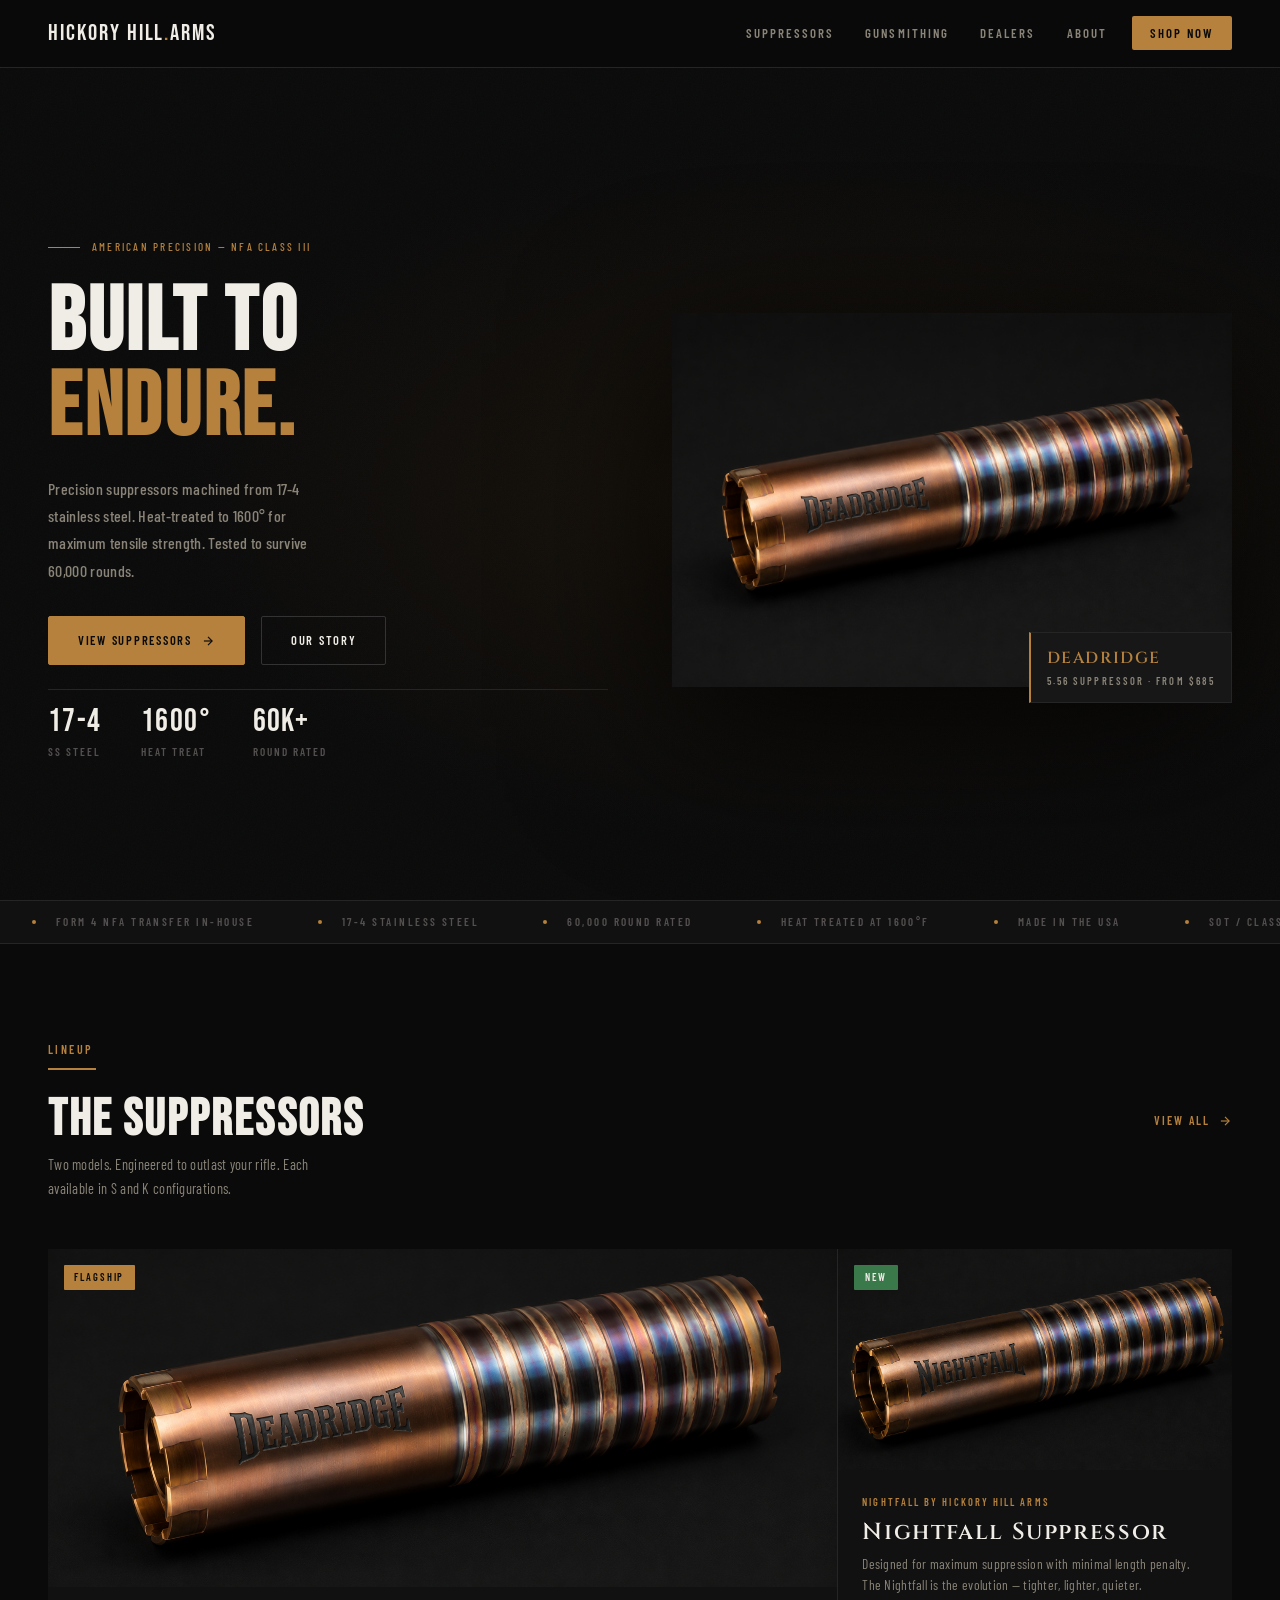
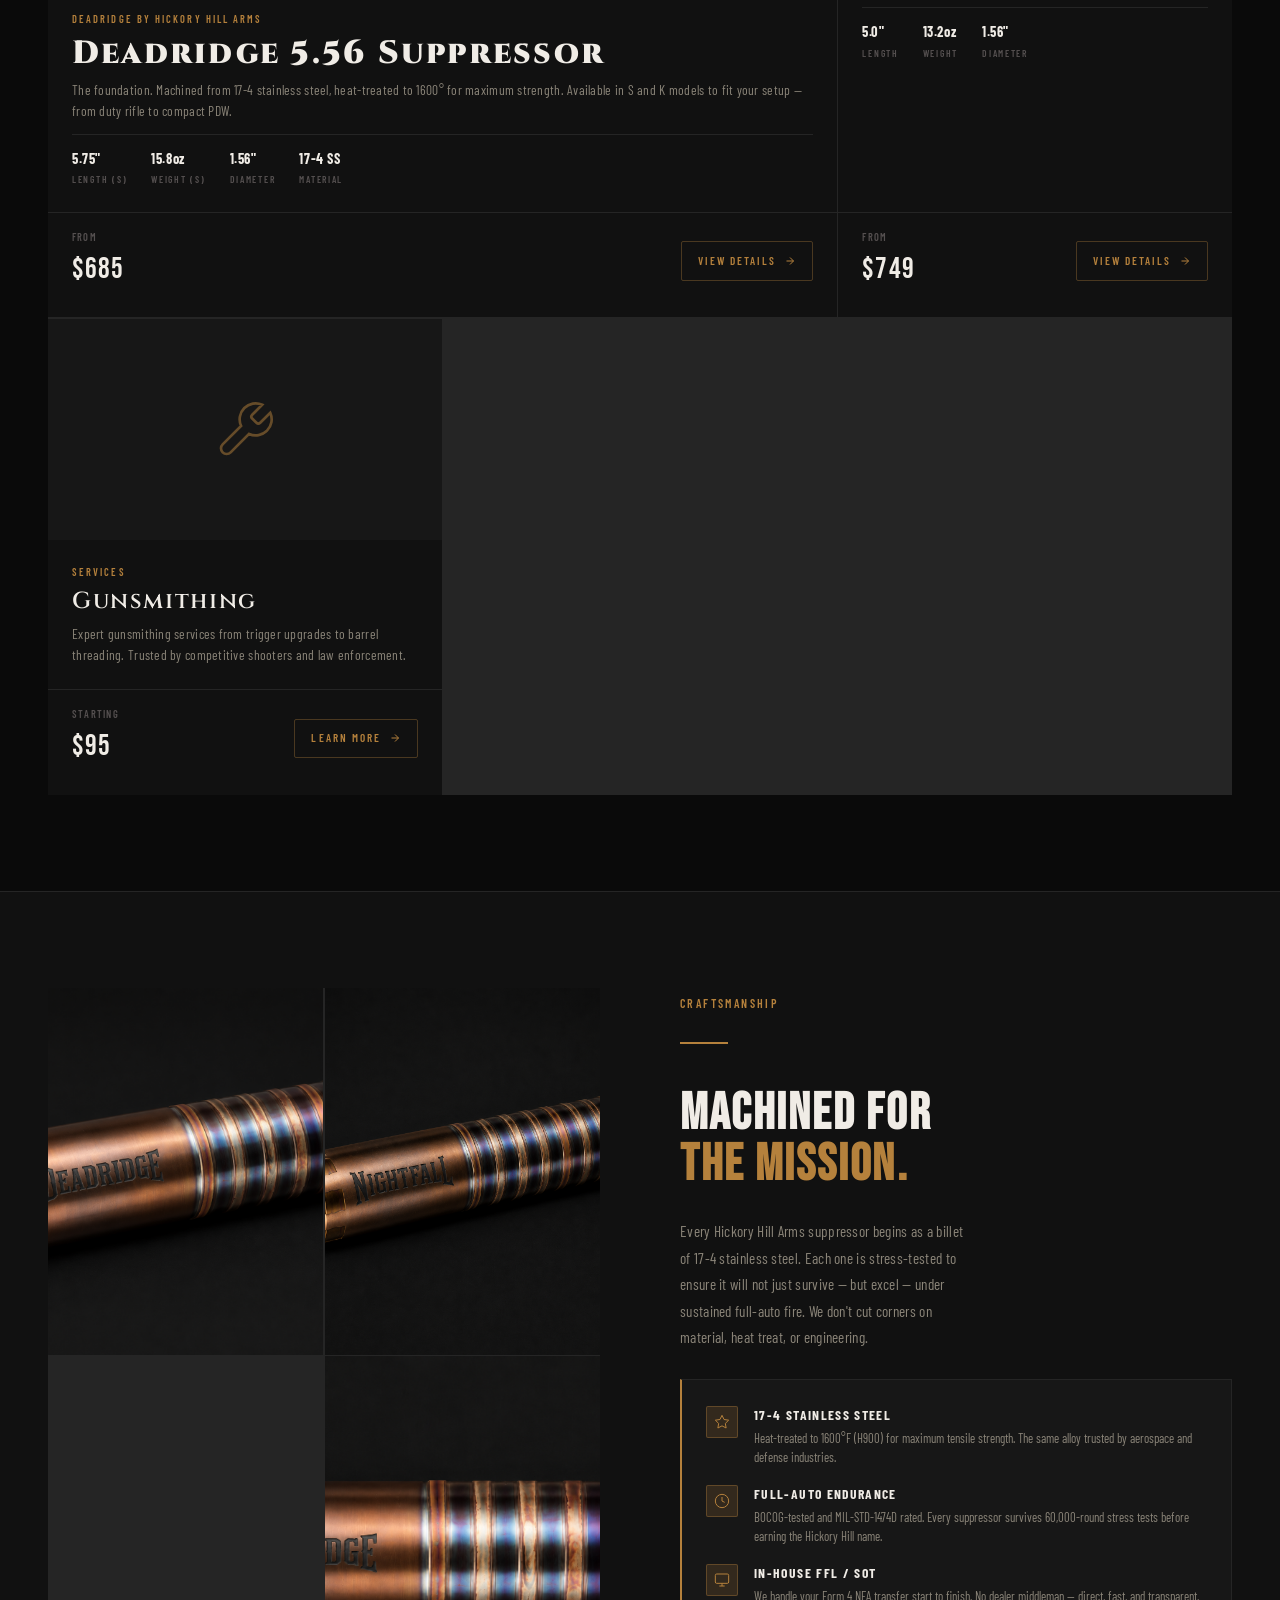
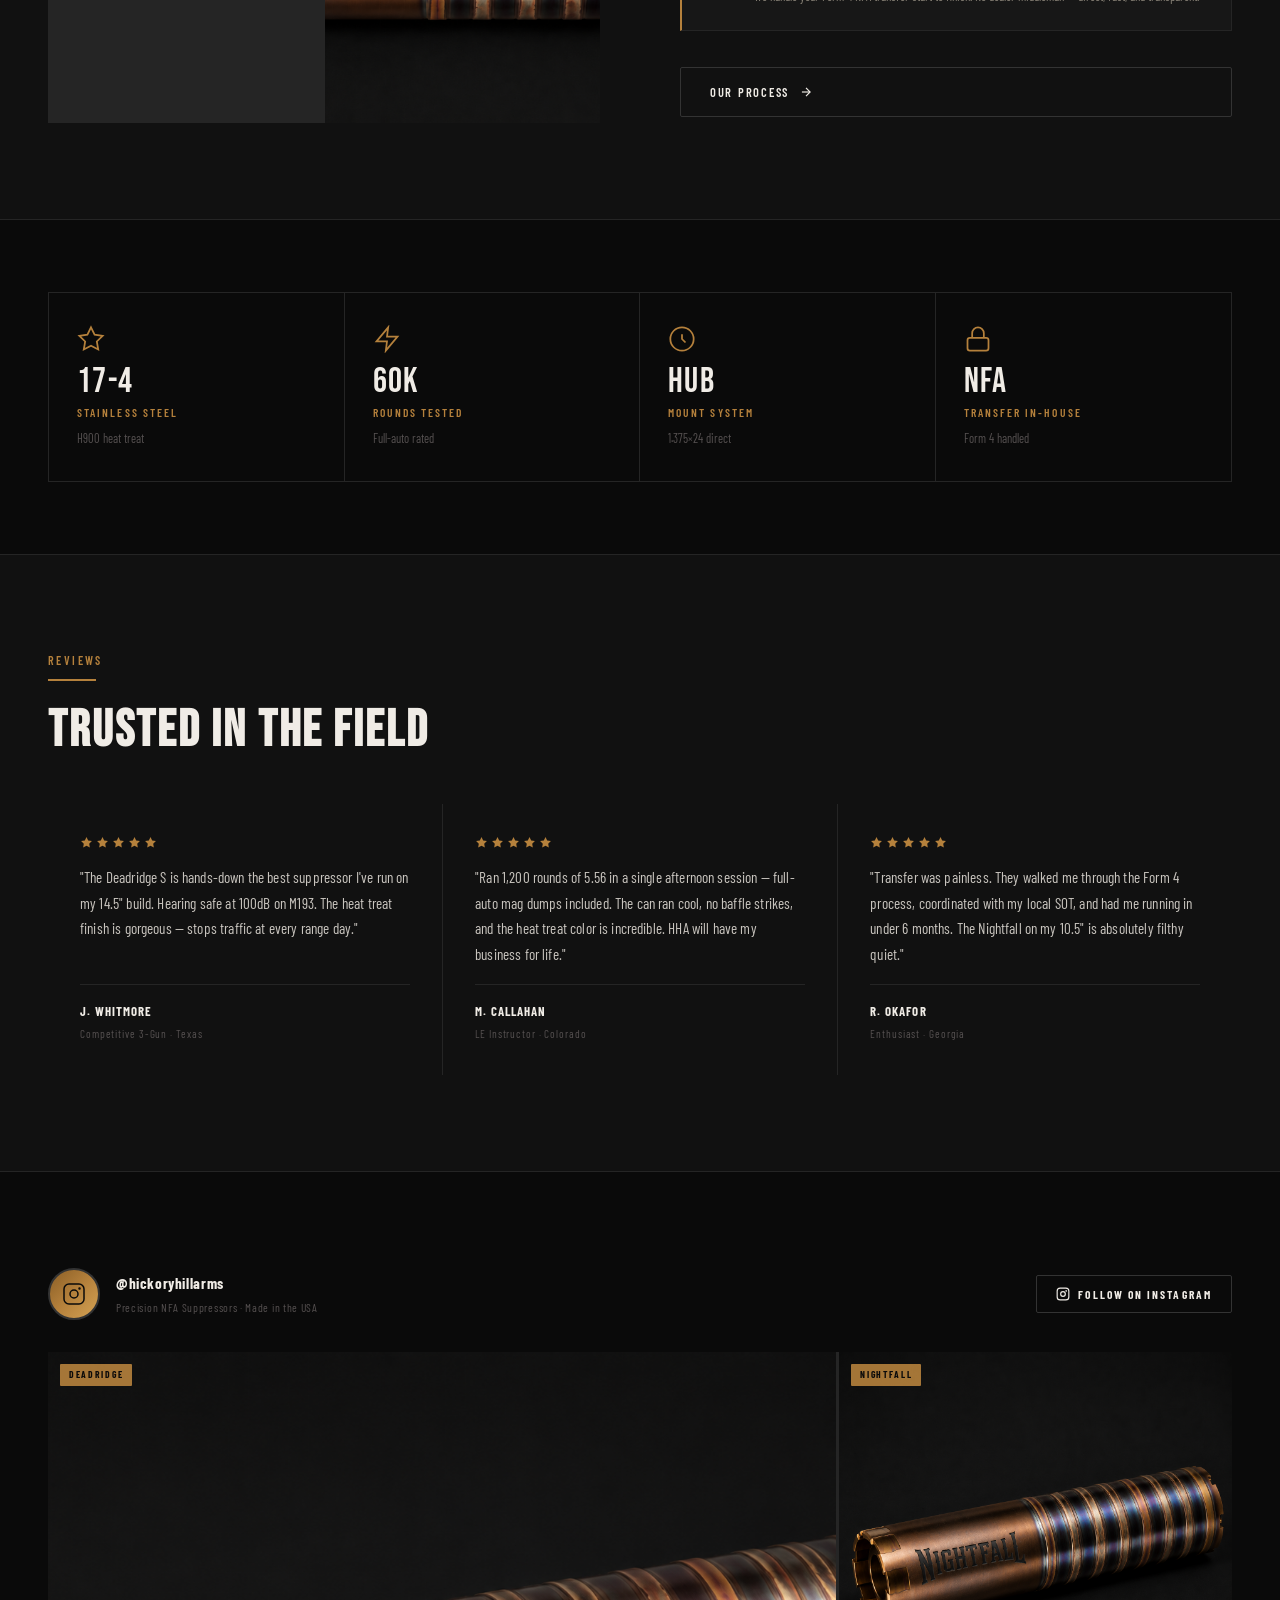
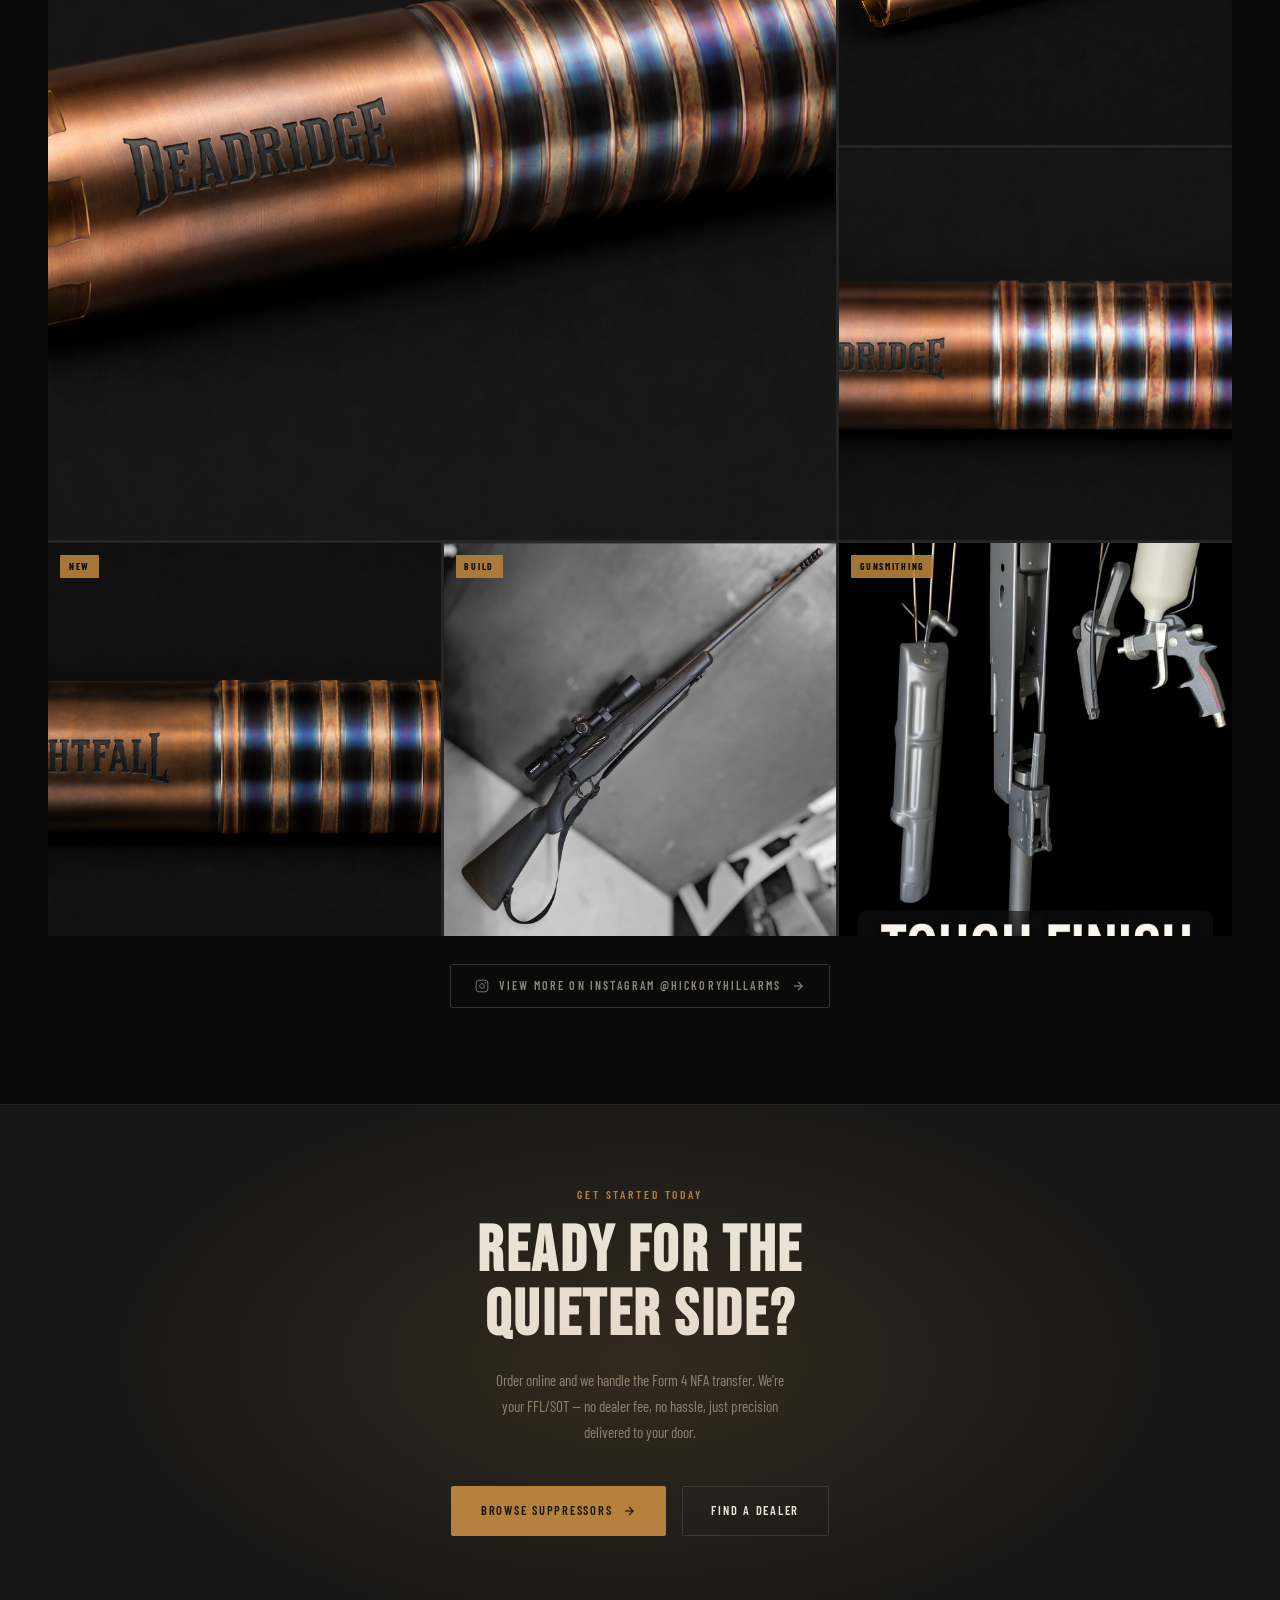
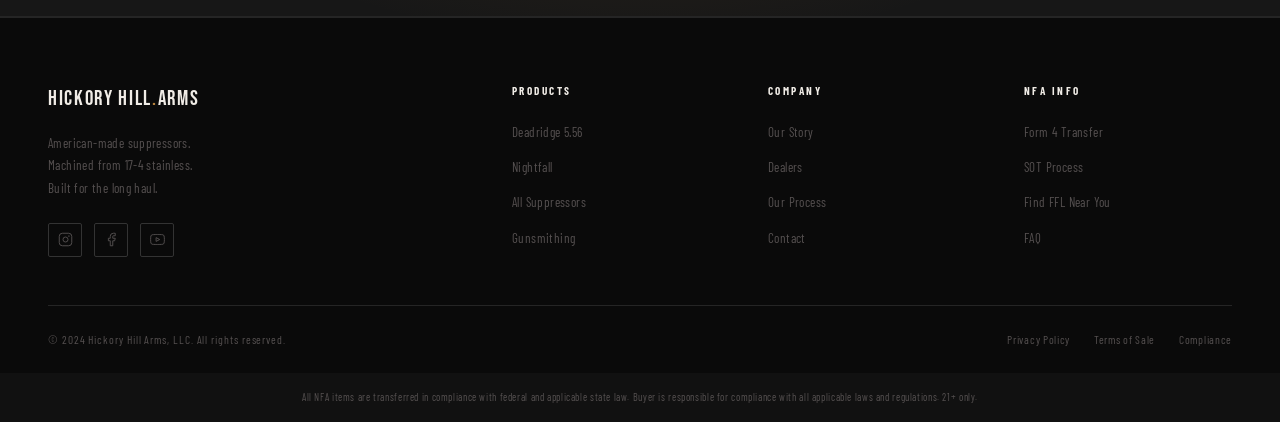
<file: index.html>
<!DOCTYPE html>
<html lang="en">
<head>
  <meta charset="UTF-8">
  <meta name="viewport" content="width=device-width, initial-scale=1.0">
  <title>Hickory Hill Arms — Precision Suppressors</title>
  <meta name="description" content="American-made suppressors engineered for maximum performance. Form 4, NFA transfers handled in-house.">
  <link rel="stylesheet" href="css/style.css">
  <link rel="icon" type="image/svg+xml" href="images/favicon.svg">
</head>
<body>

<!-- NAV -->
<nav class="nav" role="navigation" aria-label="Main navigation">
  <div class="nav__inner">
    <a href="index.html" class="nav__logo">HICKORY HILL<span>.</span>ARMS</a>
    <button class="nav__burger" aria-label="Toggle menu" aria-expanded="false">
      <span></span><span></span><span></span>
    </button>
    <ul class="nav__links" role="list">
      <li><a href="products.html">Suppressors</a></li>
      <li><a href="gunsmithing.html">Gunsmithing</a></li>
      <li><a href="dealers.html">Dealers</a></li>
      <li><a href="about.html">About</a></li>
      <li><a href="products.html" class="nav__cta">Shop Now</a></li>
    </ul>
  </div>
</nav>

<!-- HERO -->
<section class="hero" aria-label="Hero">
  <div class="hero__bg"></div>
  <div class="hero__grain"></div>
  <div class="hero__inner">
    <div class="hero__content reveal">
      <div class="hero__eyebrow">
        <div class="hero__eyebrow-line"></div>
        <span>American Precision — NFA Class III</span>
      </div>
      <h1 class="hero__title">
        Built to<br>
        <em>Endure.</em>
      </h1>
      <p class="hero__sub">
        Precision suppressors machined from 17-4 stainless steel. Heat-treated to 1600° for maximum tensile strength. Tested to survive 60,000 rounds.
      </p>
      <div class="hero__actions">
        <a href="products.html" class="btn btn--primary">
          View Suppressors
          <svg viewBox="0 0 24 24" fill="none" stroke="currentColor" stroke-width="2"><line x1="5" y1="12" x2="19" y2="12"/><polyline points="12 5 19 12 12 19"/></svg>
        </a>
        <a href="about.html" class="btn btn--outline">Our Story</a>
      </div>
      <div class="hero__stats">
        <div>
          <div class="hero__stat-val">17-4</div>
          <div class="hero__stat-label">SS Steel</div>
        </div>
        <div>
          <div class="hero__stat-val">1600°</div>
          <div class="hero__stat-label">Heat Treat</div>
        </div>
        <div>
          <div class="hero__stat-val">60K+</div>
          <div class="hero__stat-label">Round Rated</div>
        </div>
      </div>
    </div>
    <div class="hero__visual reveal">
      <div class="hero__img-wrap">
        <img src="images/deadridge-1.png" alt="Deadridge 5.56 Suppressor — raw heat treat finish" class="hero__img" width="560" height="280">
        <div class="hero__img-badge">
          <strong>DEADRIDGE</strong>
          <span>5.56 Suppressor · From $685</span>
        </div>
      </div>
    </div>
  </div>
</section>

<!-- MARQUEE -->
<div class="marquee" aria-hidden="true">
  <div class="marquee__track">
    <!-- repeated twice for seamless loop -->
    <div class="marquee__item"><span class="marquee__dot"></span>Form 4 NFA Transfer In-House</div>
    <div class="marquee__item"><span class="marquee__dot"></span>17-4 Stainless Steel</div>
    <div class="marquee__item"><span class="marquee__dot"></span>60,000 Round Rated</div>
    <div class="marquee__item"><span class="marquee__dot"></span>Heat Treated at 1600°F</div>
    <div class="marquee__item"><span class="marquee__dot"></span>Made in the USA</div>
    <div class="marquee__item"><span class="marquee__dot"></span>SOT / Class III Dealer</div>
    <div class="marquee__item"><span class="marquee__dot"></span>BOCOG MIL-STD-1474D Tested</div>
    <div class="marquee__item"><span class="marquee__dot"></span>Full-Auto Rated</div>
    <div class="marquee__item"><span class="marquee__dot"></span>Form 4 NFA Transfer In-House</div>
    <div class="marquee__item"><span class="marquee__dot"></span>17-4 Stainless Steel</div>
    <div class="marquee__item"><span class="marquee__dot"></span>60,000 Round Rated</div>
    <div class="marquee__item"><span class="marquee__dot"></span>Heat Treated at 1600°F</div>
    <div class="marquee__item"><span class="marquee__dot"></span>Made in the USA</div>
    <div class="marquee__item"><span class="marquee__dot"></span>SOT / Class III Dealer</div>
    <div class="marquee__item"><span class="marquee__dot"></span>BOCOG MIL-STD-1474D Tested</div>
    <div class="marquee__item"><span class="marquee__dot"></span>Full-Auto Rated</div>
  </div>
</div>

<!-- FEATURED PRODUCTS -->
<section class="products" id="products">
  <div class="container">
    <div class="section-head reveal">
      <div class="section-head__left">
        <span class="section-label">Lineup</span>
        <div class="rule"></div>
        <h2 class="section-head__title">The Suppressors</h2>
        <p class="section-head__sub">Two models. Engineered to outlast your rifle. Each available in S and K configurations.</p>
      </div>
      <a href="products.html" class="section-head__link">
        View all
        <svg viewBox="0 0 24 24" fill="none" stroke="currentColor" stroke-width="2"><line x1="5" y1="12" x2="19" y2="12"/><polyline points="12 5 19 12 12 19"/></svg>
      </a>
    </div>

    <div class="products-grid">
      <!-- Deadridge — Featured -->
      <a href="product-deadridge.html" class="product-card product-card--featured reveal">
        <div class="product-card__img-wrap">
          <img src="images/deadridge-1.png" alt="Deadridge 5.56 Suppressor" class="product-card__img" loading="lazy">
          <span class="product-card__tag">Flagship</span>
        </div>
        <div class="product-card__body">
          <span class="product-card__brand">Deadridge by Hickory Hill Arms</span>
          <h3 class="product-card__name">Deadridge 5.56 Suppressor</h3>
          <p class="product-card__desc">The foundation. Machined from 17-4 stainless steel, heat-treated to 1600° for maximum strength. Available in S and K models to fit your setup — from duty rifle to compact PDW.</p>
          <div class="product-card__specs">
            <div class="product-card__spec-item">
              <span class="product-card__spec-val">5.75"</span>
              <span class="product-card__spec-key">Length (S)</span>
            </div>
            <div class="product-card__spec-item">
              <span class="product-card__spec-val">15.8oz</span>
              <span class="product-card__spec-key">Weight (S)</span>
            </div>
            <div class="product-card__spec-item">
              <span class="product-card__spec-val">1.56"</span>
              <span class="product-card__spec-key">Diameter</span>
            </div>
            <div class="product-card__spec-item">
              <span class="product-card__spec-val">17-4 SS</span>
              <span class="product-card__spec-key">Material</span>
            </div>
          </div>
        </div>
        <div class="product-card__footer">
          <div>
            <span class="product-card__price-from">From</span>
            <span class="product-card__price">$685</span>
          </div>
          <span class="product-card__btn">
            View Details
            <svg viewBox="0 0 24 24" fill="none" stroke="currentColor" stroke-width="2"><line x1="5" y1="12" x2="19" y2="12"/><polyline points="12 5 19 12 12 19"/></svg>
          </span>
        </div>
      </a>

      <!-- Nightfall -->
      <a href="product-nightfall.html" class="product-card reveal">
        <div class="product-card__img-wrap">
          <img src="images/nightfall-1.png" alt="Nightfall Suppressor" class="product-card__img" loading="lazy">
          <span class="product-card__tag product-card__tag--new">New</span>
        </div>
        <div class="product-card__body">
          <span class="product-card__brand">Nightfall by Hickory Hill Arms</span>
          <h3 class="product-card__name">Nightfall Suppressor</h3>
          <p class="product-card__desc">Designed for maximum suppression with minimal length penalty. The Nightfall is the evolution — tighter, lighter, quieter.</p>
          <div class="product-card__specs">
            <div class="product-card__spec-item">
              <span class="product-card__spec-val">5.0"</span>
              <span class="product-card__spec-key">Length</span>
            </div>
            <div class="product-card__spec-item">
              <span class="product-card__spec-val">13.2oz</span>
              <span class="product-card__spec-key">Weight</span>
            </div>
            <div class="product-card__spec-item">
              <span class="product-card__spec-val">1.56"</span>
              <span class="product-card__spec-key">Diameter</span>
            </div>
          </div>
        </div>
        <div class="product-card__footer">
          <div>
            <span class="product-card__price-from">From</span>
            <span class="product-card__price">$749</span>
          </div>
          <span class="product-card__btn">
            View Details
            <svg viewBox="0 0 24 24" fill="none" stroke="currentColor" stroke-width="2"><line x1="5" y1="12" x2="19" y2="12"/><polyline points="12 5 19 12 12 19"/></svg>
          </span>
        </div>
      </a>

      <!-- Gunsmithing card -->
      <a href="gunsmithing.html" class="product-card reveal">
        <div class="product-card__img-wrap" style="background: var(--bg3); display:flex;align-items:center;justify-content:center;">
          <svg width="64" height="64" viewBox="0 0 24 24" fill="none" stroke="#b5813c" stroke-width="1" style="opacity:.5"><path d="M14.7 6.3a1 1 0 0 0 0 1.4l1.6 1.6a1 1 0 0 0 1.4 0l3.77-3.77a6 6 0 0 1-7.94 7.94l-6.91 6.91a2.12 2.12 0 0 1-3-3l6.91-6.91a6 6 0 0 1 7.94-7.94l-3.76 3.76z"/></svg>
        </div>
        <div class="product-card__body">
          <span class="product-card__brand">Services</span>
          <h3 class="product-card__name">Gunsmithing</h3>
          <p class="product-card__desc">Expert gunsmithing services from trigger upgrades to barrel threading. Trusted by competitive shooters and law enforcement.</p>
        </div>
        <div class="product-card__footer">
          <div>
            <span class="product-card__price-from">Starting</span>
            <span class="product-card__price">$95</span>
          </div>
          <span class="product-card__btn">
            Learn More
            <svg viewBox="0 0 24 24" fill="none" stroke="currentColor" stroke-width="2"><line x1="5" y1="12" x2="19" y2="12"/><polyline points="12 5 19 12 12 19"/></svg>
          </span>
        </div>
      </a>
    </div>
  </div>
</section>

<!-- CRAFT SECTION -->
<section class="craft">
  <div class="container">
    <div class="craft__inner">
      <div class="craft__imgs reveal">
        <img src="images/deadridge-1.png" alt="Deadridge suppressor" class="craft__img" loading="lazy">
        <img src="images/nightfall-1.png" alt="Nightfall suppressor" class="craft__img" loading="lazy">
        <img src="images/deadridge-2.png" alt="Deadridge heat treat detail" class="craft__img" loading="lazy">
      </div>
      <div class="craft__content reveal">
        <span class="section-label">Craftsmanship</span>
        <div class="rule"></div>
        <h2 class="craft__title">
          Machined for<br>
          <span>the mission.</span>
        </h2>
        <p class="craft__body">
          Every Hickory Hill Arms suppressor begins as a billet of 17-4 stainless steel. Each one is stress-tested to ensure it will not just survive — but excel — under sustained full-auto fire. We don't cut corners on material, heat treat, or engineering.
        </p>
        <div class="craft__pillars">
          <div class="craft__pillar">
            <div class="craft__pillar-icon">
              <svg viewBox="0 0 24 24" fill="none" stroke="currentColor" stroke-width="1.5"><path d="M12 2l3.09 6.26L22 9.27l-5 4.87 1.18 6.88L12 17.77l-6.18 3.25L7 14.14 2 9.27l6.91-1.01L12 2z"/></svg>
            </div>
            <div class="craft__pillar-text">
              <div class="craft__pillar-name">17-4 Stainless Steel</div>
              <div class="craft__pillar-desc">Heat-treated to 1600°F (H900) for maximum tensile strength. The same alloy trusted by aerospace and defense industries.</div>
            </div>
          </div>
          <div class="craft__pillar">
            <div class="craft__pillar-icon">
              <svg viewBox="0 0 24 24" fill="none" stroke="currentColor" stroke-width="1.5"><circle cx="12" cy="12" r="10"/><polyline points="12 6 12 12 16 14"/></svg>
            </div>
            <div class="craft__pillar-text">
              <div class="craft__pillar-name">Full-Auto Endurance</div>
              <div class="craft__pillar-desc">BOCOG-tested and MIL-STD-1474D rated. Every suppressor survives 60,000-round stress tests before earning the Hickory Hill name.</div>
            </div>
          </div>
          <div class="craft__pillar">
            <div class="craft__pillar-icon">
              <svg viewBox="0 0 24 24" fill="none" stroke="currentColor" stroke-width="1.5"><rect x="2" y="3" width="20" height="14" rx="2"/><line x1="8" y1="21" x2="16" y2="21"/><line x1="12" y1="17" x2="12" y2="21"/></svg>
            </div>
            <div class="craft__pillar-text">
              <div class="craft__pillar-name">In-House FFL / SOT</div>
              <div class="craft__pillar-desc">We handle your Form 4 NFA transfer start to finish. No dealer middleman — direct, fast, and transparent.</div>
            </div>
          </div>
        </div>
        <a href="about.html" class="btn btn--outline" style="margin-top:.5rem;">
          Our Process
          <svg viewBox="0 0 24 24" fill="none" stroke="currentColor" stroke-width="2"><line x1="5" y1="12" x2="19" y2="12"/><polyline points="12 5 19 12 12 19"/></svg>
        </a>
      </div>
    </div>
  </div>
</section>

<!-- SPECS BAND -->
<section class="specs-band">
  <div class="container">
    <div class="specs-band__grid reveal">
      <div class="specs-band__item">
        <svg class="specs-band__icon" viewBox="0 0 24 24" fill="none" stroke="currentColor" stroke-width="1.5"><path d="M12 2l3.09 6.26L22 9.27l-5 4.87 1.18 6.88L12 17.77l-6.18 3.25L7 14.14 2 9.27l6.91-1.01L12 2z"/></svg>
        <div class="specs-band__val">17-4</div>
        <div class="specs-band__label">Stainless Steel</div>
        <div class="specs-band__note">H900 heat treat</div>
      </div>
      <div class="specs-band__item">
        <svg class="specs-band__icon" viewBox="0 0 24 24" fill="none" stroke="currentColor" stroke-width="1.5"><path d="M13 2L3 14h9l-1 8 10-12h-9l1-8z"/></svg>
        <div class="specs-band__val">60K</div>
        <div class="specs-band__label">Rounds Tested</div>
        <div class="specs-band__note">Full-auto rated</div>
      </div>
      <div class="specs-band__item">
        <svg class="specs-band__icon" viewBox="0 0 24 24" fill="none" stroke="currentColor" stroke-width="1.5"><circle cx="12" cy="12" r="10"/><path d="M12 8v4l3 3"/></svg>
        <div class="specs-band__val">HUB</div>
        <div class="specs-band__label">Mount System</div>
        <div class="specs-band__note">1.375×24 direct</div>
      </div>
      <div class="specs-band__item">
        <svg class="specs-band__icon" viewBox="0 0 24 24" fill="none" stroke="currentColor" stroke-width="1.5"><rect x="3" y="11" width="18" height="11" rx="2"/><path d="M7 11V7a5 5 0 0 1 10 0v4"/></svg>
        <div class="specs-band__val">NFA</div>
        <div class="specs-band__label">Transfer In-House</div>
        <div class="specs-band__note">Form 4 handled</div>
      </div>
    </div>
  </div>
</section>

<!-- TESTIMONIALS -->
<section class="testimonials">
  <div class="container">
    <div class="section-head reveal">
      <div class="section-head__left">
        <span class="section-label">Reviews</span>
        <div class="rule"></div>
        <h2 class="section-head__title">Trusted in the Field</h2>
      </div>
    </div>
    <div class="testimonials-grid">
      <div class="testimonial-card reveal">
        <div class="testimonial-stars">
          <svg viewBox="0 0 24 24"><path d="M12 2l3.09 6.26L22 9.27l-5 4.87 1.18 6.88L12 17.77l-6.18 3.25L7 14.14 2 9.27l6.91-1.01L12 2z"/></svg>
          <svg viewBox="0 0 24 24"><path d="M12 2l3.09 6.26L22 9.27l-5 4.87 1.18 6.88L12 17.77l-6.18 3.25L7 14.14 2 9.27l6.91-1.01L12 2z"/></svg>
          <svg viewBox="0 0 24 24"><path d="M12 2l3.09 6.26L22 9.27l-5 4.87 1.18 6.88L12 17.77l-6.18 3.25L7 14.14 2 9.27l6.91-1.01L12 2z"/></svg>
          <svg viewBox="0 0 24 24"><path d="M12 2l3.09 6.26L22 9.27l-5 4.87 1.18 6.88L12 17.77l-6.18 3.25L7 14.14 2 9.27l6.91-1.01L12 2z"/></svg>
          <svg viewBox="0 0 24 24"><path d="M12 2l3.09 6.26L22 9.27l-5 4.87 1.18 6.88L12 17.77l-6.18 3.25L7 14.14 2 9.27l6.91-1.01L12 2z"/></svg>
        </div>
        <p class="testimonial-quote">"The Deadridge S is hands-down the best suppressor I've run on my 14.5" build. Hearing safe at 100dB on M193. The heat treat finish is gorgeous — stops traffic at every range day."</p>
        <div class="testimonial-author">
          <div class="testimonial-name">J. Whitmore</div>
          <div class="testimonial-role">Competitive 3-Gun · Texas</div>
        </div>
      </div>
      <div class="testimonial-card reveal">
        <div class="testimonial-stars">
          <svg viewBox="0 0 24 24"><path d="M12 2l3.09 6.26L22 9.27l-5 4.87 1.18 6.88L12 17.77l-6.18 3.25L7 14.14 2 9.27l6.91-1.01L12 2z"/></svg>
          <svg viewBox="0 0 24 24"><path d="M12 2l3.09 6.26L22 9.27l-5 4.87 1.18 6.88L12 17.77l-6.18 3.25L7 14.14 2 9.27l6.91-1.01L12 2z"/></svg>
          <svg viewBox="0 0 24 24"><path d="M12 2l3.09 6.26L22 9.27l-5 4.87 1.18 6.88L12 17.77l-6.18 3.25L7 14.14 2 9.27l6.91-1.01L12 2z"/></svg>
          <svg viewBox="0 0 24 24"><path d="M12 2l3.09 6.26L22 9.27l-5 4.87 1.18 6.88L12 17.77l-6.18 3.25L7 14.14 2 9.27l6.91-1.01L12 2z"/></svg>
          <svg viewBox="0 0 24 24"><path d="M12 2l3.09 6.26L22 9.27l-5 4.87 1.18 6.88L12 17.77l-6.18 3.25L7 14.14 2 9.27l6.91-1.01L12 2z"/></svg>
        </div>
        <p class="testimonial-quote">"Ran 1,200 rounds of 5.56 in a single afternoon session — full-auto mag dumps included. The can ran cool, no baffle strikes, and the heat treat color is incredible. HHA will have my business for life."</p>
        <div class="testimonial-author">
          <div class="testimonial-name">M. Callahan</div>
          <div class="testimonial-role">LE Instructor · Colorado</div>
        </div>
      </div>
      <div class="testimonial-card reveal">
        <div class="testimonial-stars">
          <svg viewBox="0 0 24 24"><path d="M12 2l3.09 6.26L22 9.27l-5 4.87 1.18 6.88L12 17.77l-6.18 3.25L7 14.14 2 9.27l6.91-1.01L12 2z"/></svg>
          <svg viewBox="0 0 24 24"><path d="M12 2l3.09 6.26L22 9.27l-5 4.87 1.18 6.88L12 17.77l-6.18 3.25L7 14.14 2 9.27l6.91-1.01L12 2z"/></svg>
          <svg viewBox="0 0 24 24"><path d="M12 2l3.09 6.26L22 9.27l-5 4.87 1.18 6.88L12 17.77l-6.18 3.25L7 14.14 2 9.27l6.91-1.01L12 2z"/></svg>
          <svg viewBox="0 0 24 24"><path d="M12 2l3.09 6.26L22 9.27l-5 4.87 1.18 6.88L12 17.77l-6.18 3.25L7 14.14 2 9.27l6.91-1.01L12 2z"/></svg>
          <svg viewBox="0 0 24 24"><path d="M12 2l3.09 6.26L22 9.27l-5 4.87 1.18 6.88L12 17.77l-6.18 3.25L7 14.14 2 9.27l6.91-1.01L12 2z"/></svg>
        </div>
        <p class="testimonial-quote">"Transfer was painless. They walked me through the Form 4 process, coordinated with my local SOT, and had me running in under 6 months. The Nightfall on my 10.5" is absolutely filthy quiet."</p>
        <div class="testimonial-author">
          <div class="testimonial-name">R. Okafor</div>
          <div class="testimonial-role">Enthusiast · Georgia</div>
        </div>
      </div>
    </div>
  </div>
</section>

<!-- INSTAGRAM FEED -->
<section class="ig-section">
  <div class="container">

    <div class="ig-header reveal">
      <div class="ig-profile">
        <div class="ig-avatar">
          <svg viewBox="0 0 24 24" fill="none" stroke="currentColor" stroke-width="1.5">
            <rect x="2" y="2" width="20" height="20" rx="5"/>
            <circle cx="12" cy="12" r="4"/>
            <circle cx="17.5" cy="6.5" r=".5" fill="currentColor"/>
          </svg>
        </div>
        <div class="ig-profile-text">
          <div class="ig-handle">@hickoryhillarms</div>
          <div class="ig-meta">Precision NFA Suppressors · Made in the USA</div>
        </div>
      </div>
      <a href="https://www.instagram.com/hickoryhillarms/" target="_blank" rel="noopener" class="ig-follow-btn">
        <svg viewBox="0 0 24 24" fill="none" stroke="currentColor" stroke-width="2">
          <rect x="2" y="2" width="20" height="20" rx="5"/>
          <circle cx="12" cy="12" r="4"/>
          <circle cx="17.5" cy="6.5" r=".5" fill="currentColor"/>
        </svg>
        Follow on Instagram
      </a>
    </div>

    <div class="ig-grid reveal">

      <!-- Featured post: large, spans 2×2 -->
      <a href="https://www.instagram.com/hickoryhillarms/" target="_blank" rel="noopener" class="ig-post ig-post--featured">
        <img src="images/deadridge-1.png" alt="Deadridge 5.56 — raw heat treat finish" class="ig-post__img" loading="lazy">
        <div class="ig-post__overlay">
          <div class="ig-post__stats">
            <span class="ig-stat">
              <svg viewBox="0 0 24 24" fill="currentColor" stroke="none"><path d="M20.84 4.61a5.5 5.5 0 0 0-7.78 0L12 5.67l-1.06-1.06a5.5 5.5 0 0 0-7.78 7.78l1.06 1.06L12 21.23l7.78-7.78 1.06-1.06a5.5 5.5 0 0 0 0-7.78z"/></svg>
              1.4K
            </span>
            <span class="ig-stat">
              <svg viewBox="0 0 24 24" fill="none" stroke="currentColor" stroke-width="2"><path d="M21 15a2 2 0 0 1-2 2H7l-4 4V5a2 2 0 0 1 2-2h14a2 2 0 0 1 2 2z"/></svg>
              48
            </span>
          </div>
        </div>
        <div class="ig-post__caption">Deadridge 5.56 — Raw heat treat. The iridescent finish develops naturally from our H900 heat treatment at 1600°F. No coatings. Just pure metallurgy. #hickoryhillarms #deadridge #suppressor</div>
        <div class="ig-post__tag">Deadridge</div>
      </a>

      <!-- Post 2 -->
      <a href="https://www.instagram.com/hickoryhillarms/" target="_blank" rel="noopener" class="ig-post">
        <img src="images/nightfall-1.png" alt="Nightfall Suppressor" class="ig-post__img" loading="lazy">
        <div class="ig-post__overlay">
          <div class="ig-post__stats">
            <span class="ig-stat"><svg viewBox="0 0 24 24" fill="currentColor" stroke="none"><path d="M20.84 4.61a5.5 5.5 0 0 0-7.78 0L12 5.67l-1.06-1.06a5.5 5.5 0 0 0-7.78 7.78l1.06 1.06L12 21.23l7.78-7.78 1.06-1.06a5.5 5.5 0 0 0 0-7.78z"/></svg>986</span>
            <span class="ig-stat"><svg viewBox="0 0 24 24" fill="none" stroke="currentColor" stroke-width="2"><path d="M21 15a2 2 0 0 1-2 2H7l-4 4V5a2 2 0 0 1 2-2h14a2 2 0 0 1 2 2z"/></svg>31</span>
          </div>
        </div>
        <div class="ig-post__caption">Nightfall. New arrival. #hickoryhillarms #nightfall</div>
        <div class="ig-post__tag">Nightfall</div>
      </a>

      <!-- Post 3 -->
      <a href="https://www.instagram.com/hickoryhillarms/" target="_blank" rel="noopener" class="ig-post">
        <img src="images/deadridge-2.png" alt="Deadridge detail shot" class="ig-post__img" loading="lazy">
        <div class="ig-post__overlay">
          <div class="ig-post__stats">
            <span class="ig-stat"><svg viewBox="0 0 24 24" fill="currentColor" stroke="none"><path d="M20.84 4.61a5.5 5.5 0 0 0-7.78 0L12 5.67l-1.06-1.06a5.5 5.5 0 0 0-7.78 7.78l1.06 1.06L12 21.23l7.78-7.78 1.06-1.06a5.5 5.5 0 0 0 0-7.78z"/></svg>1.1K</span>
            <span class="ig-stat"><svg viewBox="0 0 24 24" fill="none" stroke="currentColor" stroke-width="2"><path d="M21 15a2 2 0 0 1-2 2H7l-4 4V5a2 2 0 0 1 2-2h14a2 2 0 0 1 2 2z"/></svg>27</span>
          </div>
        </div>
        <div class="ig-post__caption">Detail shot. The Deadridge baffle geometry.</div>
      </a>

      <!-- Post 4 -->
      <a href="https://www.instagram.com/hickoryhillarms/" target="_blank" rel="noopener" class="ig-post">
        <img src="images/nightfall-2.png" alt="Nightfall second angle" class="ig-post__img" loading="lazy">
        <div class="ig-post__overlay">
          <div class="ig-post__stats">
            <span class="ig-stat"><svg viewBox="0 0 24 24" fill="currentColor" stroke="none"><path d="M20.84 4.61a5.5 5.5 0 0 0-7.78 0L12 5.67l-1.06-1.06a5.5 5.5 0 0 0-7.78 7.78l1.06 1.06L12 21.23l7.78-7.78 1.06-1.06a5.5 5.5 0 0 0 0-7.78z"/></svg>872</span>
            <span class="ig-stat"><svg viewBox="0 0 24 24" fill="none" stroke="currentColor" stroke-width="2"><path d="M21 15a2 2 0 0 1-2 2H7l-4 4V5a2 2 0 0 1 2-2h14a2 2 0 0 1 2 2z"/></svg>19</span>
          </div>
        </div>
        <div class="ig-post__caption">Nightfall S — compare the length. #nfa #suppressor</div>
        <div class="ig-post__tag">New</div>
      </a>

      <!-- Post 5 — rifle build -->
      <a href="https://www.instagram.com/hickoryhillarms/" target="_blank" rel="noopener" class="ig-post">
        <img src="images/ig-rifle.jpg" alt="Bolt-action rifle build with scope" class="ig-post__img" loading="lazy">
        <div class="ig-post__overlay">
          <div class="ig-post__stats">
            <span class="ig-stat"><svg viewBox="0 0 24 24" fill="currentColor" stroke="none"><path d="M20.84 4.61a5.5 5.5 0 0 0-7.78 0L12 5.67l-1.06-1.06a5.5 5.5 0 0 0-7.78 7.78l1.06 1.06L12 21.23l7.78-7.78 1.06-1.06a5.5 5.5 0 0 0 0-7.78z"/></svg>2.3K</span>
            <span class="ig-stat"><svg viewBox="0 0 24 24" fill="none" stroke="currentColor" stroke-width="2"><path d="M21 15a2 2 0 0 1-2 2H7l-4 4V5a2 2 0 0 1 2-2h14a2 2 0 0 1 2 2z"/></svg>76</span>
          </div>
        </div>
        <div class="ig-post__caption">Customer build fresh off the bench. Threaded and ready for the Deadridge. #hickoryhillarms #gunsmithing #boltaction</div>
        <div class="ig-post__tag">Build</div>
      </a>

      <!-- Post 6 — Cerakote process -->
      <a href="https://www.instagram.com/hickoryhillarms/" target="_blank" rel="noopener" class="ig-post">
        <img src="images/ig-cerakote.jpg" alt="Cerakote coating process — Tough Finish" class="ig-post__img" loading="lazy">
        <div class="ig-post__overlay">
          <div class="ig-post__stats">
            <span class="ig-stat"><svg viewBox="0 0 24 24" fill="currentColor" stroke="none"><path d="M20.84 4.61a5.5 5.5 0 0 0-7.78 0L12 5.67l-1.06-1.06a5.5 5.5 0 0 0-7.78 7.78l1.06 1.06L12 21.23l7.78-7.78 1.06-1.06a5.5 5.5 0 0 0 0-7.78z"/></svg>891</span>
            <span class="ig-stat"><svg viewBox="0 0 24 24" fill="none" stroke="currentColor" stroke-width="2"><path d="M21 15a2 2 0 0 1-2 2H7l-4 4V5a2 2 0 0 1 2-2h14a2 2 0 0 1 2 2z"/></svg>33</span>
          </div>
        </div>
        <div class="ig-post__caption">Tough finish. Cerakote application on suppressors and customer rifles. Available in dozens of colours. #cerakote #gunsmithing #hickoryhillarms</div>
        <div class="ig-post__tag">Gunsmithing</div>
      </a>

    </div><!-- end .ig-grid -->

    <div class="ig-footer reveal">
      <a href="https://www.instagram.com/hickoryhillarms/" target="_blank" rel="noopener">
        <svg viewBox="0 0 24 24" fill="none" stroke="currentColor" stroke-width="1.5">
          <rect x="2" y="2" width="20" height="20" rx="5"/>
          <circle cx="12" cy="12" r="4"/>
          <circle cx="17.5" cy="6.5" r=".5" fill="currentColor"/>
        </svg>
        View more on Instagram @hickoryhillarms
        <svg viewBox="0 0 24 24" fill="none" stroke="currentColor" stroke-width="2"><line x1="5" y1="12" x2="19" y2="12"/><polyline points="12 5 19 12 12 19"/></svg>
      </a>
    </div>

  </div>
</section>

<!-- CTA -->
<section class="cta-banner">
  <div class="container">
    <div class="reveal">
      <p class="cta-banner__eyebrow">Get Started Today</p>
      <h2 class="cta-banner__title">Ready for the<br>Quieter Side?</h2>
      <p class="cta-banner__sub">Order online and we handle the Form 4 NFA transfer. We're your FFL/SOT — no dealer fee, no hassle, just precision delivered to your door.</p>
      <div class="cta-banner__actions">
        <a href="products.html" class="btn btn--primary">
          Browse Suppressors
          <svg viewBox="0 0 24 24" fill="none" stroke="currentColor" stroke-width="2"><line x1="5" y1="12" x2="19" y2="12"/><polyline points="12 5 19 12 12 19"/></svg>
        </a>
        <a href="dealers.html" class="btn btn--outline">Find a Dealer</a>
      </div>
    </div>
  </div>
</section>

<!-- FOOTER -->
<footer class="footer">
  <div class="container">
    <div class="footer__grid">
      <div class="footer__brand">
        <div class="footer__logo">HICKORY HILL<span>.</span>ARMS</div>
        <p class="footer__tagline">American-made suppressors. Machined from 17-4 stainless. Built for the long haul.</p>
        <div class="footer__social">
          <a href="#" aria-label="Instagram" rel="noopener">
            <svg viewBox="0 0 24 24" fill="none" stroke="currentColor" stroke-width="1.5"><rect x="2" y="2" width="20" height="20" rx="5"/><circle cx="12" cy="12" r="4"/><circle cx="17.5" cy="6.5" r=".5" fill="currentColor"/></svg>
          </a>
          <a href="#" aria-label="Facebook" rel="noopener">
            <svg viewBox="0 0 24 24" fill="none" stroke="currentColor" stroke-width="1.5"><path d="M18 2h-3a5 5 0 0 0-5 5v3H7v4h3v8h4v-8h3l1-4h-4V7a1 1 0 0 1 1-1h3z"/></svg>
          </a>
          <a href="#" aria-label="YouTube" rel="noopener">
            <svg viewBox="0 0 24 24" fill="none" stroke="currentColor" stroke-width="1.5"><path d="M22.54 6.42a2.78 2.78 0 0 0-1.95-1.96C18.88 4 12 4 12 4s-6.88 0-8.59.46A2.78 2.78 0 0 0 1.46 6.42 29 29 0 0 0 1 12a29 29 0 0 0 .46 5.58 2.78 2.78 0 0 0 1.95 1.96C5.12 20 12 20 12 20s6.88 0 8.59-.46a2.78 2.78 0 0 0 1.95-1.96A29 29 0 0 0 23 12a29 29 0 0 0-.46-5.58z"/><polygon points="9.75 15.02 15.5 12 9.75 8.98 9.75 15.02"/></svg>
          </a>
        </div>
      </div>
      <div>
        <div class="footer__col-title">Products</div>
        <ul class="footer__links">
          <li><a href="product-deadridge.html">Deadridge 5.56</a></li>
          <li><a href="product-nightfall.html">Nightfall</a></li>
          <li><a href="products.html">All Suppressors</a></li>
          <li><a href="gunsmithing.html">Gunsmithing</a></li>
        </ul>
      </div>
      <div>
        <div class="footer__col-title">Company</div>
        <ul class="footer__links">
          <li><a href="about.html">Our Story</a></li>
          <li><a href="dealers.html">Dealers</a></li>
          <li><a href="about.html#process">Our Process</a></li>
          <li><a href="about.html#contact">Contact</a></li>
        </ul>
      </div>
      <div>
        <div class="footer__col-title">NFA Info</div>
        <ul class="footer__links">
          <li><a href="about.html#nfa">Form 4 Transfer</a></li>
          <li><a href="about.html#nfa">SOT Process</a></li>
          <li><a href="dealers.html">Find FFL Near You</a></li>
          <li><a href="about.html#faq">FAQ</a></li>
        </ul>
      </div>
    </div>
    <div class="footer__bottom">
      <p class="footer__copy">&copy; 2024 Hickory Hill Arms, LLC. All rights reserved.</p>
      <div class="footer__legal">
        <a href="#">Privacy Policy</a>
        <a href="#">Terms of Sale</a>
        <a href="#">Compliance</a>
      </div>
    </div>
  </div>
  <div class="footer__disclaimer">
    All NFA items are transferred in compliance with federal and applicable state law. Buyer is responsible for compliance with all applicable laws and regulations. 21+ only.
  </div>
</footer>

<script src="js/main.js"></script>
</body>
</html>
</file>
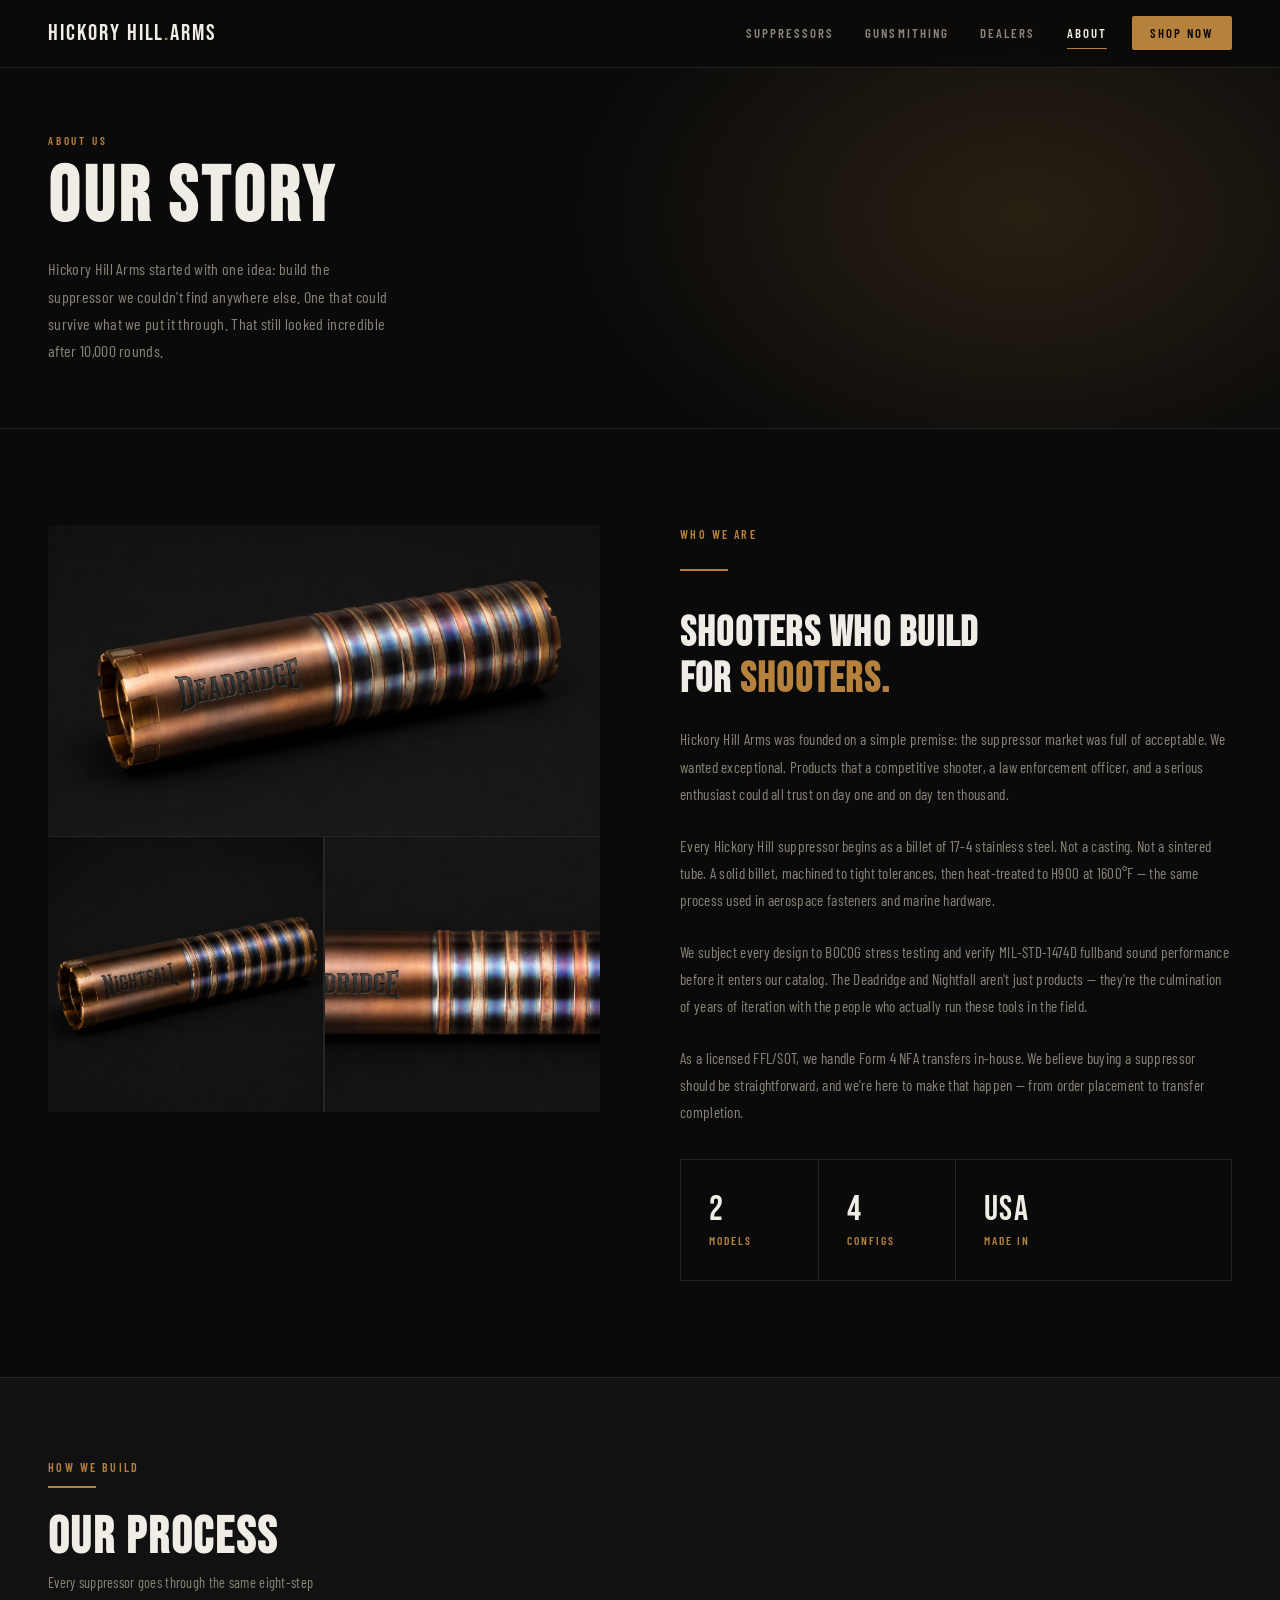
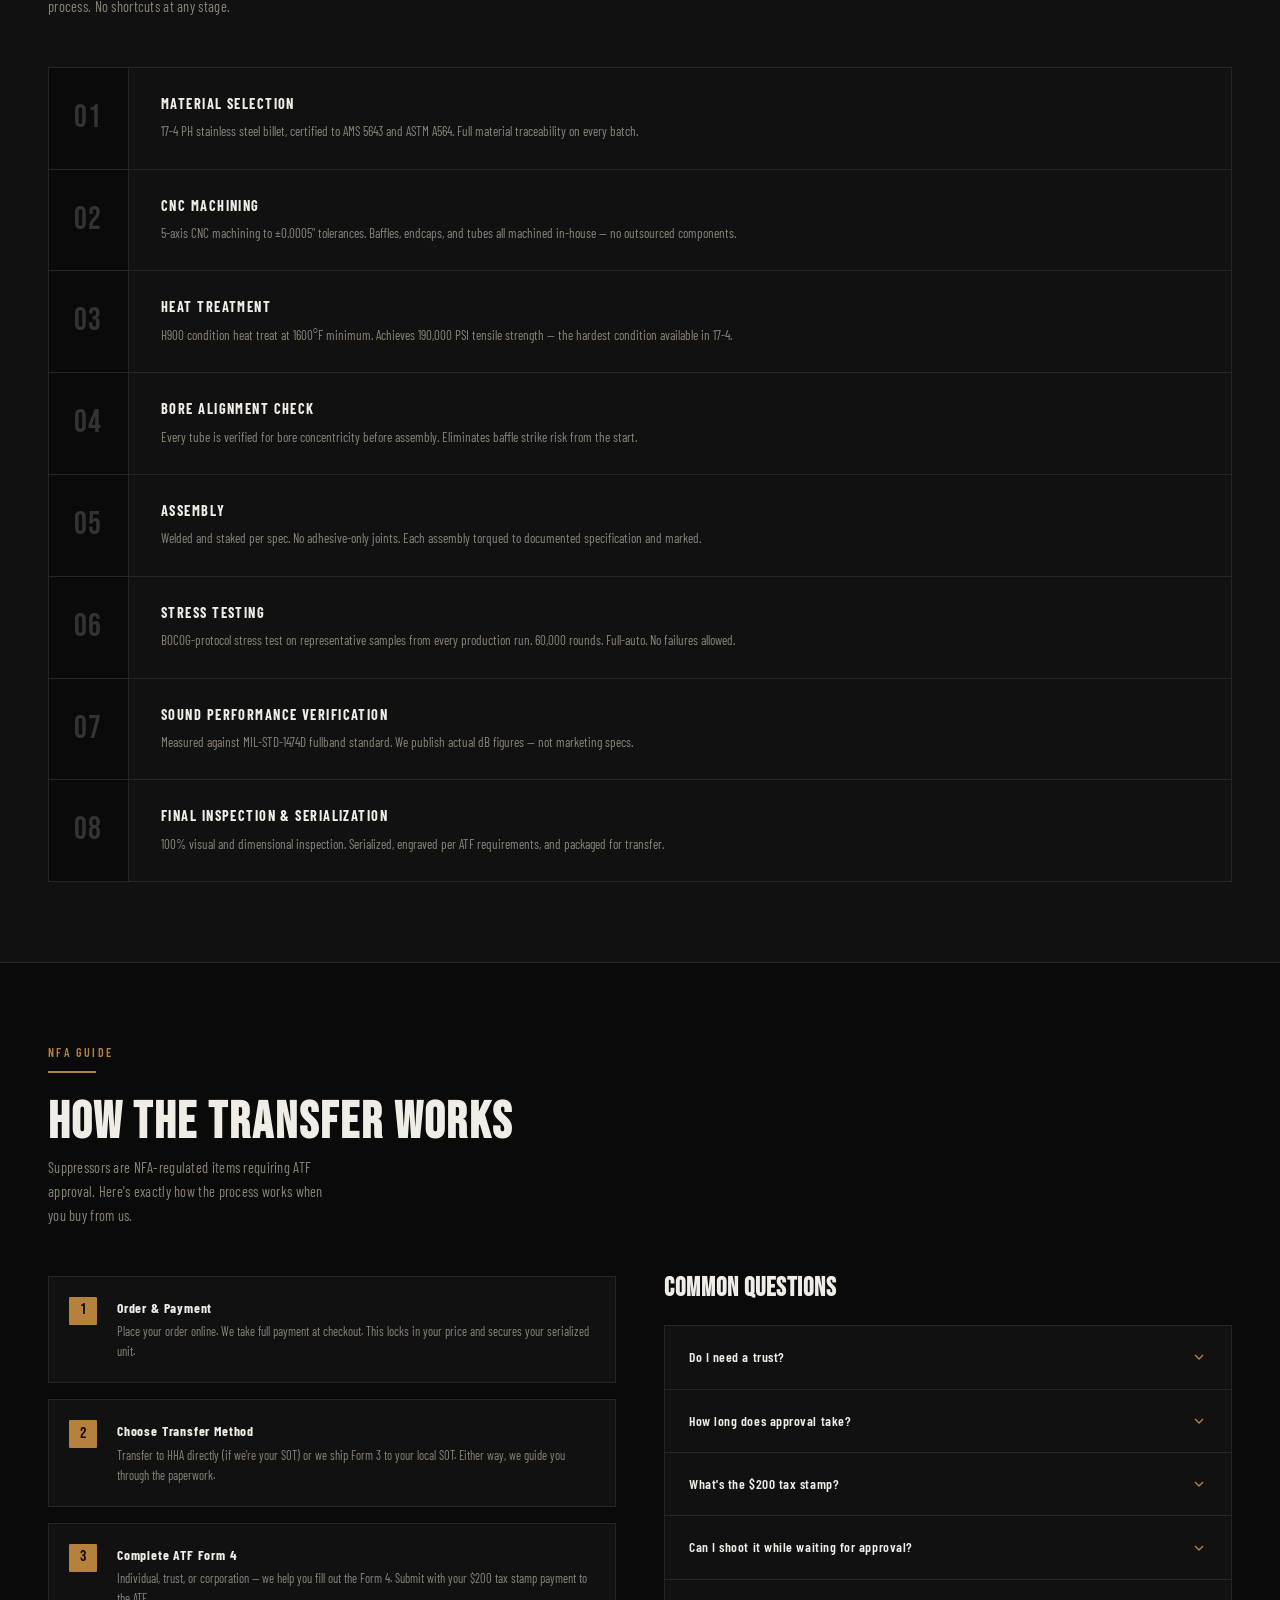
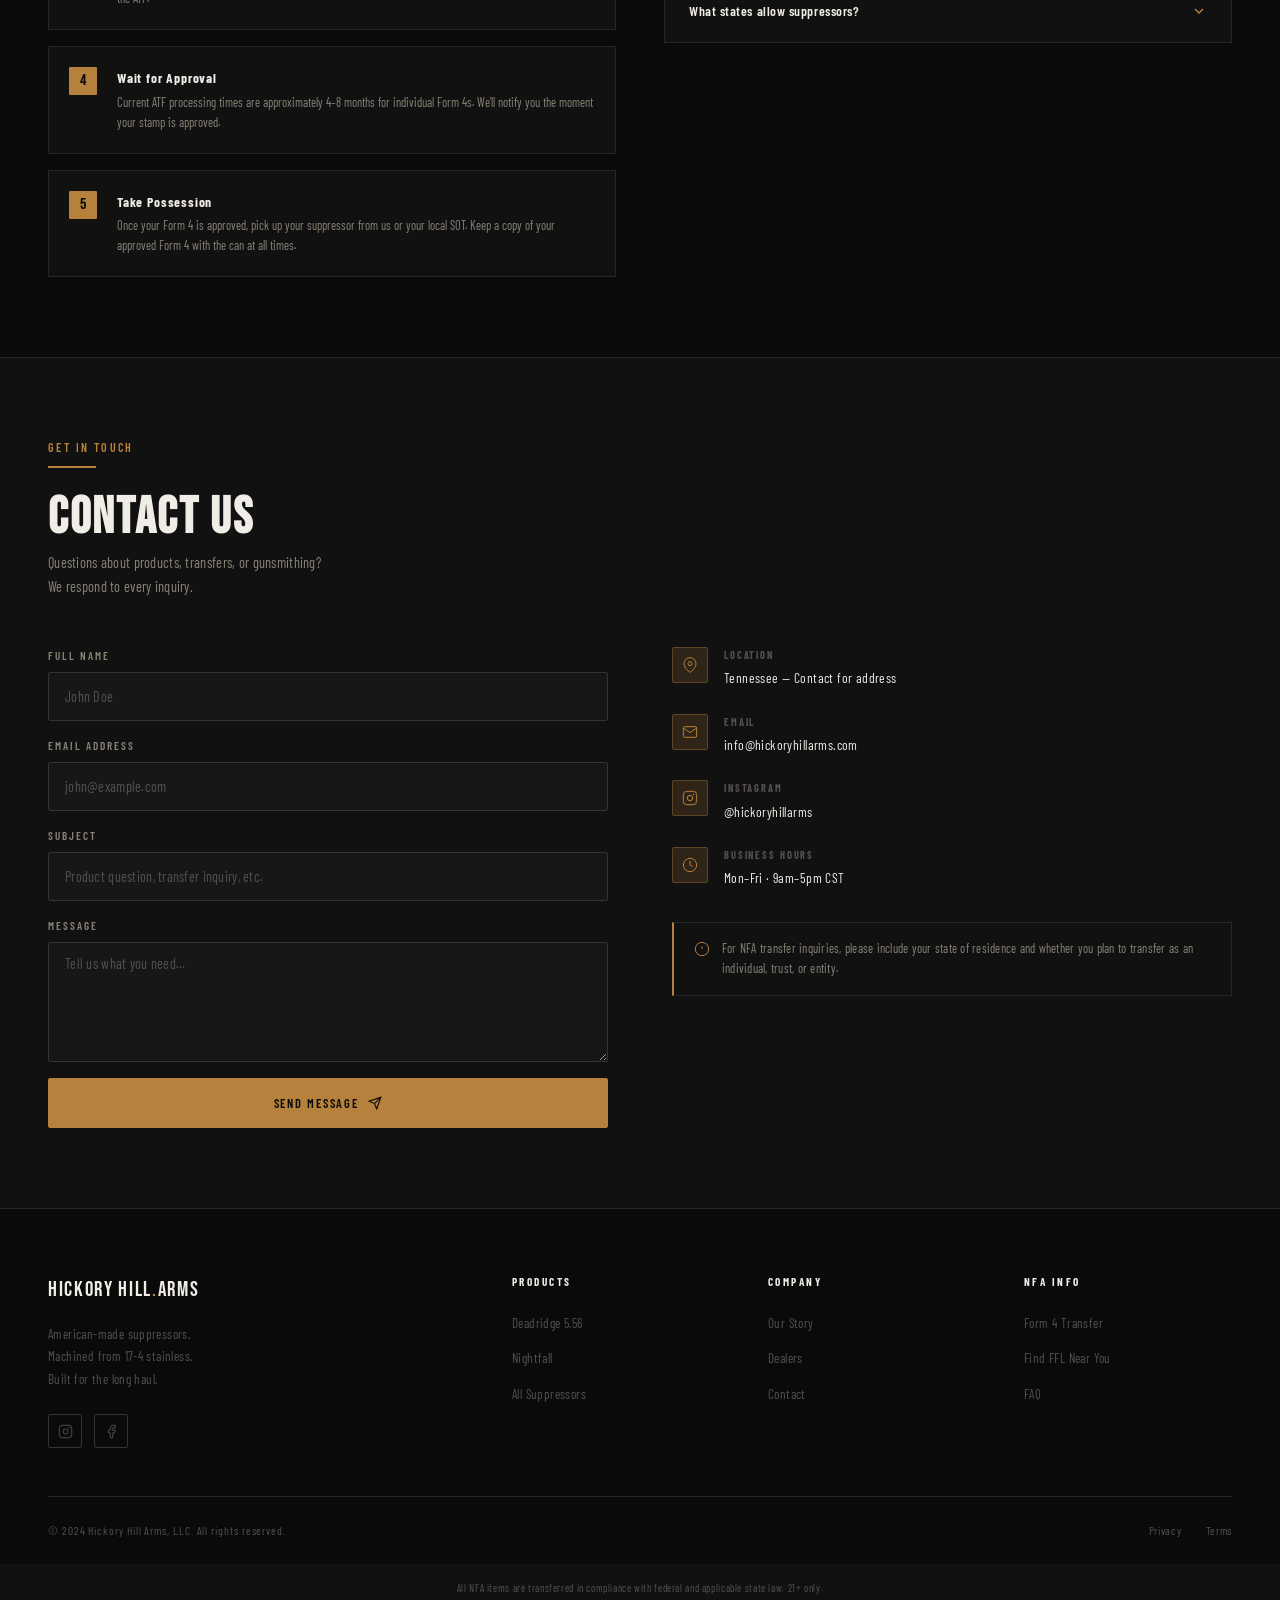
<file: about.html>
<!DOCTYPE html>
<html lang="en">
<head>
  <meta charset="UTF-8">
  <meta name="viewport" content="width=device-width, initial-scale=1.0">
  <title>About — Hickory Hill Arms</title>
  <meta name="description" content="The story behind Hickory Hill Arms. American-made precision suppressors — our process, our materials, and our commitment to the shooter.">
  <link rel="stylesheet" href="css/style.css">
  <style>
    .about-story {
      padding-block: 6rem;
    }
    .about-story__grid {
      display: grid;
      grid-template-columns: 1fr 1fr;
      gap: 5rem;
      align-items: start;
    }
    .about-story__content { display: flex; flex-direction: column; gap: 1.5rem; }
    .about-story__lead {
      font-family: var(--font-head);
      font-size: clamp(1.8rem, 3.5vw, 2.6rem);
      letter-spacing: .03em;
      color: var(--white);
      line-height: 1.1;
    }
    .about-story__lead span { color: var(--bronze); }
    .about-story__body {
      font-family: var(--font-spec);
      font-size: .95rem;
      color: var(--grey2);
      line-height: 1.8;
      letter-spacing: .02em;
    }
    .about-story__imgs {
      display: grid;
      grid-template-columns: 1fr 1fr;
      gap: 1.5px;
      background: var(--border);
      position: sticky;
      top: calc(var(--nav-h) + 2rem);
    }
    .about-story__img {
      aspect-ratio: 1;
      object-fit: cover;
      width: 100%;
    }
    .about-story__img:first-child { grid-column: span 2; aspect-ratio: 16/9; }

    .process { padding-block: 5rem; background: var(--bg2); border-top: 1px solid var(--border); border-bottom: 1px solid var(--border); }
    .process-steps { margin-top: 3rem; display: flex; flex-direction: column; gap: 0; border: 1px solid var(--border); }
    .process-step {
      display: grid;
      grid-template-columns: 80px 1fr;
      gap: 0;
      border-bottom: 1px solid var(--border);
    }
    .process-step:last-child { border-bottom: none; }
    .process-step__num {
      display: flex;
      align-items: center;
      justify-content: center;
      font-family: var(--font-head);
      font-size: 2rem;
      color: var(--border2);
      letter-spacing: .05em;
      background: var(--bg);
      border-right: 1px solid var(--border);
      padding: 1.5rem;
    }
    .process-step__body {
      padding: 1.5rem 2rem;
      display: flex;
      flex-direction: column;
      gap: .35rem;
    }
    .process-step__title {
      font-family: var(--font-spec);
      font-size: .9rem;
      font-weight: 700;
      letter-spacing: .1em;
      text-transform: uppercase;
      color: var(--white);
    }
    .process-step__desc {
      font-family: var(--font-spec);
      font-size: .82rem;
      color: var(--grey2);
      line-height: 1.6;
    }

    /* NFA section */
    .nfa-section { padding-block: 5rem; }
    .nfa-grid {
      display: grid;
      grid-template-columns: 1fr 1fr;
      gap: 3rem;
      margin-top: 3rem;
      align-items: start;
    }
    .nfa-steps { display: flex; flex-direction: column; gap: 1rem; }
    .nfa-step {
      display: flex;
      gap: 1.25rem;
      align-items: flex-start;
      padding: 1.25rem;
      background: var(--bg2);
      border: 1px solid var(--border);
    }
    .nfa-step__n {
      width: 28px; height: 28px;
      background: var(--bronze);
      color: #0a0a0a;
      font-family: var(--font-head);
      font-size: 1rem;
      display: flex;
      align-items: center;
      justify-content: center;
      flex-shrink: 0;
      border-radius: 1px;
    }
    .nfa-step__title {
      font-family: var(--font-spec);
      font-size: .85rem;
      font-weight: 700;
      color: var(--white);
      letter-spacing: .06em;
    }
    .nfa-step__desc {
      font-family: var(--font-spec);
      font-size: .78rem;
      color: var(--grey2);
      line-height: 1.6;
      margin-top: .2rem;
    }
    .faq { display: flex; flex-direction: column; gap: 0; border: 1px solid var(--border); }
    .faq-item { border-bottom: 1px solid var(--border); }
    .faq-item:last-child { border-bottom: none; }
    .faq-q {
      padding: 1.25rem 1.5rem;
      cursor: pointer;
      display: flex;
      align-items: center;
      justify-content: space-between;
      font-family: var(--font-spec);
      font-size: .85rem;
      font-weight: 600;
      color: var(--white);
      letter-spacing: .04em;
      background: var(--bg2);
      transition: background .2s;
    }
    .faq-q:hover { background: var(--bg3); }
    .faq-q svg { width: 16px; color: var(--bronze); flex-shrink: 0; transition: transform .25s; }
    .faq-q.open svg { transform: rotate(180deg); }
    .faq-a {
      display: none;
      padding: 0 1.5rem 1.25rem;
      background: var(--bg2);
      font-family: var(--font-spec);
      font-size: .82rem;
      color: var(--grey2);
      line-height: 1.7;
    }
    .faq-a.open { display: block; }

    /* Contact */
    .contact-section { padding-block: 5rem; background: var(--bg2); border-top: 1px solid var(--border); }
    .contact-grid { display: grid; grid-template-columns: 1fr 1fr; gap: 4rem; margin-top: 3rem; align-items: start; }
    .contact-form { display: flex; flex-direction: column; gap: 1rem; }
    .contact-field { display: flex; flex-direction: column; gap: .4rem; }
    .contact-label {
      font-family: var(--font-spec);
      font-size: .7rem;
      font-weight: 600;
      letter-spacing: .18em;
      text-transform: uppercase;
      color: var(--grey2);
    }
    .contact-input,
    .contact-textarea {
      background: var(--bg3);
      border: 1px solid var(--border2);
      border-radius: 2px;
      padding: .75rem 1rem;
      color: var(--white);
      font-family: var(--font-spec);
      font-size: .88rem;
      letter-spacing: .02em;
      outline: none;
      transition: border-color .2s;
      width: 100%;
    }
    .contact-input:focus,
    .contact-textarea:focus { border-color: var(--bronze); }
    .contact-input::placeholder,
    .contact-textarea::placeholder { color: var(--grey3); }
    .contact-textarea { resize: vertical; min-height: 120px; }
    .contact-info { display: flex; flex-direction: column; gap: 1.5rem; }
    .contact-info-item { display: flex; gap: 1rem; align-items: flex-start; }
    .contact-info-icon {
      width: 36px; height: 36px;
      background: var(--bronze-glow);
      border: 1px solid var(--bronze-line);
      border-radius: 2px;
      display: flex; align-items: center; justify-content: center; flex-shrink: 0;
    }
    .contact-info-icon svg { width: 16px; color: var(--bronze); }
    .contact-info-label {
      font-family: var(--font-spec);
      font-size: .65rem;
      font-weight: 700;
      letter-spacing: .18em;
      text-transform: uppercase;
      color: var(--grey3);
      margin-bottom: .2rem;
    }
    .contact-info-val {
      font-family: var(--font-spec);
      font-size: .85rem;
      color: var(--white);
      letter-spacing: .03em;
    }

    @media (max-width: 900px) {
      .about-story__grid { grid-template-columns: 1fr; }
      .about-story__imgs { position: static; }
      .nfa-grid { grid-template-columns: 1fr; }
      .contact-grid { grid-template-columns: 1fr; }
    }
  </style>
</head>
<body>

<nav class="nav" role="navigation">
  <div class="nav__inner">
    <a href="index.html" class="nav__logo">HICKORY HILL<span>.</span>ARMS</a>
    <button class="nav__burger" aria-label="Toggle menu" aria-expanded="false">
      <span></span><span></span><span></span>
    </button>
    <ul class="nav__links" role="list">
      <li><a href="products.html">Suppressors</a></li>
      <li><a href="gunsmithing.html">Gunsmithing</a></li>
      <li><a href="dealers.html">Dealers</a></li>
      <li><a href="about.html" class="active">About</a></li>
      <li><a href="products.html" class="nav__cta">Shop Now</a></li>
    </ul>
  </div>
</nav>

<main>
  <div class="page-hero">
    <div class="container">
      <p class="page-hero__label">About Us</p>
      <h1 class="page-hero__title">Our Story</h1>
      <p class="page-hero__sub">Hickory Hill Arms started with one idea: build the suppressor we couldn't find anywhere else. One that could survive what we put it through. That still looked incredible after 10,000 rounds.</p>
    </div>
  </div>

  <!-- Story -->
  <section class="about-story">
    <div class="container">
      <div class="about-story__grid">
        <div class="about-story__imgs reveal">
          <img src="images/deadridge-1.png" alt="Deadridge suppressor" class="about-story__img" loading="lazy">
          <img src="images/nightfall-1.png" alt="Nightfall suppressor" class="about-story__img" loading="lazy">
          <img src="images/deadridge-2.png" alt="Deadridge detail" class="about-story__img" loading="lazy">
        </div>
        <div class="about-story__content reveal">
          <span class="section-label">Who We Are</span>
          <div class="rule"></div>
          <h2 class="about-story__lead">
            Shooters who build<br>
            for <span>shooters.</span>
          </h2>
          <p class="about-story__body">
            Hickory Hill Arms was founded on a simple premise: the suppressor market was full of acceptable. We wanted exceptional. Products that a competitive shooter, a law enforcement officer, and a serious enthusiast could all trust on day one and on day ten thousand.
          </p>
          <p class="about-story__body">
            Every Hickory Hill suppressor begins as a billet of 17-4 stainless steel. Not a casting. Not a sintered tube. A solid billet, machined to tight tolerances, then heat-treated to H900 at 1600°F — the same process used in aerospace fasteners and marine hardware.
          </p>
          <p class="about-story__body">
            We subject every design to BOCOG stress testing and verify MIL-STD-1474D fullband sound performance before it enters our catalog. The Deadridge and Nightfall aren't just products — they're the culmination of years of iteration with the people who actually run these tools in the field.
          </p>
          <p class="about-story__body">
            As a licensed FFL/SOT, we handle Form 4 NFA transfers in-house. We believe buying a suppressor should be straightforward, and we're here to make that happen — from order placement to transfer completion.
          </p>
          <div class="specs-band__grid reveal" style="margin-top:.5rem;border:1px solid var(--border);">
            <div class="specs-band__item" style="border:none;border-right:1px solid var(--border);">
              <div class="specs-band__val">2</div>
              <div class="specs-band__label">Models</div>
            </div>
            <div class="specs-band__item" style="border:none;border-right:1px solid var(--border);">
              <div class="specs-band__val">4</div>
              <div class="specs-band__label">Configs</div>
            </div>
            <div class="specs-band__item" style="border:none;">
              <div class="specs-band__val">USA</div>
              <div class="specs-band__label">Made In</div>
            </div>
          </div>
        </div>
      </div>
    </div>
  </section>

  <!-- Process -->
  <section class="process" id="process">
    <div class="container">
      <div class="section-head reveal">
        <div class="section-head__left">
          <span class="section-label">How We Build</span>
          <div class="rule"></div>
          <h2 class="section-head__title">Our Process</h2>
          <p class="section-head__sub">Every suppressor goes through the same eight-step process. No shortcuts at any stage.</p>
        </div>
      </div>
      <div class="process-steps reveal">
        <div class="process-step">
          <div class="process-step__num">01</div>
          <div class="process-step__body">
            <div class="process-step__title">Material Selection</div>
            <div class="process-step__desc">17-4 PH stainless steel billet, certified to AMS 5643 and ASTM A564. Full material traceability on every batch.</div>
          </div>
        </div>
        <div class="process-step">
          <div class="process-step__num">02</div>
          <div class="process-step__body">
            <div class="process-step__title">CNC Machining</div>
            <div class="process-step__desc">5-axis CNC machining to ±0.0005" tolerances. Baffles, endcaps, and tubes all machined in-house — no outsourced components.</div>
          </div>
        </div>
        <div class="process-step">
          <div class="process-step__num">03</div>
          <div class="process-step__body">
            <div class="process-step__title">Heat Treatment</div>
            <div class="process-step__desc">H900 condition heat treat at 1600°F minimum. Achieves 190,000 PSI tensile strength — the hardest condition available in 17-4.</div>
          </div>
        </div>
        <div class="process-step">
          <div class="process-step__num">04</div>
          <div class="process-step__body">
            <div class="process-step__title">Bore Alignment Check</div>
            <div class="process-step__desc">Every tube is verified for bore concentricity before assembly. Eliminates baffle strike risk from the start.</div>
          </div>
        </div>
        <div class="process-step">
          <div class="process-step__num">05</div>
          <div class="process-step__body">
            <div class="process-step__title">Assembly</div>
            <div class="process-step__desc">Welded and staked per spec. No adhesive-only joints. Each assembly torqued to documented specification and marked.</div>
          </div>
        </div>
        <div class="process-step">
          <div class="process-step__num">06</div>
          <div class="process-step__body">
            <div class="process-step__title">Stress Testing</div>
            <div class="process-step__desc">BOCOG-protocol stress test on representative samples from every production run. 60,000 rounds. Full-auto. No failures allowed.</div>
          </div>
        </div>
        <div class="process-step">
          <div class="process-step__num">07</div>
          <div class="process-step__body">
            <div class="process-step__title">Sound Performance Verification</div>
            <div class="process-step__desc">Measured against MIL-STD-1474D fullband standard. We publish actual dB figures — not marketing specs.</div>
          </div>
        </div>
        <div class="process-step">
          <div class="process-step__num">08</div>
          <div class="process-step__body">
            <div class="process-step__title">Final Inspection &amp; Serialization</div>
            <div class="process-step__desc">100% visual and dimensional inspection. Serialized, engraved per ATF requirements, and packaged for transfer.</div>
          </div>
        </div>
      </div>
    </div>
  </section>

  <!-- NFA Guide -->
  <section class="nfa-section" id="nfa">
    <div class="container">
      <div class="section-head reveal">
        <div class="section-head__left">
          <span class="section-label">NFA Guide</span>
          <div class="rule"></div>
          <h2 class="section-head__title">How the Transfer Works</h2>
          <p class="section-head__sub">Suppressors are NFA-regulated items requiring ATF approval. Here's exactly how the process works when you buy from us.</p>
        </div>
      </div>
      <div class="nfa-grid">
        <div class="nfa-steps reveal">
          <div class="nfa-step">
            <div class="nfa-step__n">1</div>
            <div>
              <div class="nfa-step__title">Order &amp; Payment</div>
              <div class="nfa-step__desc">Place your order online. We take full payment at checkout. This locks in your price and secures your serialized unit.</div>
            </div>
          </div>
          <div class="nfa-step">
            <div class="nfa-step__n">2</div>
            <div>
              <div class="nfa-step__title">Choose Transfer Method</div>
              <div class="nfa-step__desc">Transfer to HHA directly (if we're your SOT) or we ship Form 3 to your local SOT. Either way, we guide you through the paperwork.</div>
            </div>
          </div>
          <div class="nfa-step">
            <div class="nfa-step__n">3</div>
            <div>
              <div class="nfa-step__title">Complete ATF Form 4</div>
              <div class="nfa-step__desc">Individual, trust, or corporation — we help you fill out the Form 4. Submit with your $200 tax stamp payment to the ATF.</div>
            </div>
          </div>
          <div class="nfa-step">
            <div class="nfa-step__n">4</div>
            <div>
              <div class="nfa-step__title">Wait for Approval</div>
              <div class="nfa-step__desc">Current ATF processing times are approximately 4–8 months for individual Form 4s. We'll notify you the moment your stamp is approved.</div>
            </div>
          </div>
          <div class="nfa-step">
            <div class="nfa-step__n">5</div>
            <div>
              <div class="nfa-step__title">Take Possession</div>
              <div class="nfa-step__desc">Once your Form 4 is approved, pick up your suppressor from us or your local SOT. Keep a copy of your approved Form 4 with the can at all times.</div>
            </div>
          </div>
        </div>
        <div class="reveal" id="faq">
          <h3 class="section-head__title" style="font-size:1.6rem;margin-bottom:1.5rem;">Common Questions</h3>
          <div class="faq">
            <div class="faq-item">
              <div class="faq-q">
                Do I need a trust?
                <svg viewBox="0 0 24 24" fill="none" stroke="currentColor" stroke-width="2"><polyline points="6 9 12 15 18 9"/></svg>
              </div>
              <div class="faq-a">No. Individuals can purchase suppressors without a trust since the ATF's 41F rule change in 2016. A trust still offers benefits (multiple trustees can possess the item) but is no longer required.</div>
            </div>
            <div class="faq-item">
              <div class="faq-q">
                How long does approval take?
                <svg viewBox="0 0 24 24" fill="none" stroke="currentColor" stroke-width="2"><polyline points="6 9 12 15 18 9"/></svg>
              </div>
              <div class="faq-a">Current average is 4–8 months for individual Form 4 transfers. This varies by ATF workload. We'll give you real-time status updates throughout.</div>
            </div>
            <div class="faq-item">
              <div class="faq-q">
                What's the $200 tax stamp?
                <svg viewBox="0 0 24 24" fill="none" stroke="currentColor" stroke-width="2"><polyline points="6 9 12 15 18 9"/></svg>
              </div>
              <div class="faq-a">The NFA requires a one-time $200 transfer tax on each NFA item (suppressor, SBR, SBS, MG). This is paid directly to the ATF when you file your Form 4. It is not included in our product price.</div>
            </div>
            <div class="faq-item">
              <div class="faq-q">
                Can I shoot it while waiting for approval?
                <svg viewBox="0 0 24 24" fill="none" stroke="currentColor" stroke-width="2"><polyline points="6 9 12 15 18 9"/></svg>
              </div>
              <div class="faq-a">No. You cannot take possession of or use the suppressor until your Form 4 is fully approved by the ATF. The item stays with the dealer until then.</div>
            </div>
            <div class="faq-item">
              <div class="faq-q">
                What states allow suppressors?
                <svg viewBox="0 0 24 24" fill="none" stroke="currentColor" stroke-width="2"><polyline points="6 9 12 15 18 9"/></svg>
              </div>
              <div class="faq-a">As of 2024, 42 states allow civilian suppressor ownership. The prohibited states are: CA, DE, HI, IL, MA, NJ, NY, RI. Always confirm your state's current laws before purchasing.</div>
            </div>
          </div>
        </div>
      </div>
    </div>
  </section>

  <!-- Contact -->
  <section class="contact-section" id="contact">
    <div class="container">
      <div class="section-head reveal">
        <div class="section-head__left">
          <span class="section-label">Get in Touch</span>
          <div class="rule"></div>
          <h2 class="section-head__title">Contact Us</h2>
          <p class="section-head__sub">Questions about products, transfers, or gunsmithing? We respond to every inquiry.</p>
        </div>
      </div>
      <div class="contact-grid">
        <form class="contact-form reveal" onsubmit="return false;">
          <div class="contact-field">
            <label class="contact-label" for="name">Full Name</label>
            <input class="contact-input" type="text" id="name" name="name" placeholder="John Doe" autocomplete="name">
          </div>
          <div class="contact-field">
            <label class="contact-label" for="email">Email Address</label>
            <input class="contact-input" type="email" id="email" name="email" placeholder="john@example.com" autocomplete="email">
          </div>
          <div class="contact-field">
            <label class="contact-label" for="subject">Subject</label>
            <input class="contact-input" type="text" id="subject" name="subject" placeholder="Product question, transfer inquiry, etc.">
          </div>
          <div class="contact-field">
            <label class="contact-label" for="message">Message</label>
            <textarea class="contact-textarea" id="message" name="message" placeholder="Tell us what you need..."></textarea>
          </div>
          <button type="submit" class="btn btn--primary" style="width:100%;justify-content:center;">
            Send Message
            <svg viewBox="0 0 24 24" fill="none" stroke="currentColor" stroke-width="2"><line x1="22" y1="2" x2="11" y2="13"/><polygon points="22 2 15 22 11 13 2 9 22 2"/></svg>
          </button>
        </form>
        <div class="contact-info reveal">
          <div class="contact-info-item">
            <div class="contact-info-icon">
              <svg viewBox="0 0 24 24" fill="none" stroke="currentColor" stroke-width="1.5"><path d="M21 10c0 7-9 13-9 13s-9-6-9-13a9 9 0 0 1 18 0z"/><circle cx="12" cy="10" r="3"/></svg>
            </div>
            <div>
              <div class="contact-info-label">Location</div>
              <div class="contact-info-val">Tennessee — Contact for address</div>
            </div>
          </div>
          <div class="contact-info-item">
            <div class="contact-info-icon">
              <svg viewBox="0 0 24 24" fill="none" stroke="currentColor" stroke-width="1.5"><path d="M4 4h16c1.1 0 2 .9 2 2v12c0 1.1-.9 2-2 2H4c-1.1 0-2-.9-2-2V6c0-1.1.9-2 2-2z"/><polyline points="22,6 12,13 2,6"/></svg>
            </div>
            <div>
              <div class="contact-info-label">Email</div>
              <div class="contact-info-val">info@hickoryhillarms.com</div>
            </div>
          </div>
          <div class="contact-info-item">
            <div class="contact-info-icon">
              <svg viewBox="0 0 24 24" fill="none" stroke="currentColor" stroke-width="1.5"><rect x="2" y="2" width="20" height="20" rx="5"/><circle cx="12" cy="12" r="4"/><circle cx="17.5" cy="6.5" r=".5" fill="currentColor"/></svg>
            </div>
            <div>
              <div class="contact-info-label">Instagram</div>
              <div class="contact-info-val">@hickoryhillarms</div>
            </div>
          </div>
          <div class="contact-info-item">
            <div class="contact-info-icon">
              <svg viewBox="0 0 24 24" fill="none" stroke="currentColor" stroke-width="1.5"><circle cx="12" cy="12" r="10"/><polyline points="12 6 12 12 16 14"/></svg>
            </div>
            <div>
              <div class="contact-info-label">Business Hours</div>
              <div class="contact-info-val">Mon–Fri · 9am–5pm CST</div>
            </div>
          </div>
          <div class="pd-ffl" style="margin-top:.5rem;">
            <div class="pd-ffl__icon"><svg viewBox="0 0 24 24" fill="none" stroke="currentColor" stroke-width="1.5" width="16"><circle cx="12" cy="12" r="10"/><line x1="12" y1="8" x2="12" y2="12"/><line x1="12" y1="16" x2="12.01" y2="16"/></svg></div>
            <p class="pd-ffl__text">For NFA transfer inquiries, please include your state of residence and whether you plan to transfer as an individual, trust, or entity.</p>
          </div>
        </div>
      </div>
    </div>
  </section>

</main>

<footer class="footer">
  <div class="container">
    <div class="footer__grid">
      <div class="footer__brand">
        <div class="footer__logo">HICKORY HILL<span>.</span>ARMS</div>
        <p class="footer__tagline">American-made suppressors. Machined from 17-4 stainless. Built for the long haul.</p>
        <div class="footer__social">
          <a href="#" aria-label="Instagram"><svg viewBox="0 0 24 24" fill="none" stroke="currentColor" stroke-width="1.5"><rect x="2" y="2" width="20" height="20" rx="5"/><circle cx="12" cy="12" r="4"/><circle cx="17.5" cy="6.5" r=".5" fill="currentColor"/></svg></a>
          <a href="#" aria-label="Facebook"><svg viewBox="0 0 24 24" fill="none" stroke="currentColor" stroke-width="1.5"><path d="M18 2h-3a5 5 0 0 0-5 5v3H7v4h3v8h4v-8h3l1-4h-4V7a1 1 0 0 1 1-1h3z"/></svg></a>
        </div>
      </div>
      <div>
        <div class="footer__col-title">Products</div>
        <ul class="footer__links">
          <li><a href="product-deadridge.html">Deadridge 5.56</a></li>
          <li><a href="product-nightfall.html">Nightfall</a></li>
          <li><a href="products.html">All Suppressors</a></li>
        </ul>
      </div>
      <div>
        <div class="footer__col-title">Company</div>
        <ul class="footer__links">
          <li><a href="about.html">Our Story</a></li>
          <li><a href="dealers.html">Dealers</a></li>
          <li><a href="about.html#contact">Contact</a></li>
        </ul>
      </div>
      <div>
        <div class="footer__col-title">NFA Info</div>
        <ul class="footer__links">
          <li><a href="about.html#nfa">Form 4 Transfer</a></li>
          <li><a href="dealers.html">Find FFL Near You</a></li>
          <li><a href="about.html#faq">FAQ</a></li>
        </ul>
      </div>
    </div>
    <div class="footer__bottom">
      <p class="footer__copy">&copy; 2024 Hickory Hill Arms, LLC. All rights reserved.</p>
      <div class="footer__legal"><a href="#">Privacy</a><a href="#">Terms</a></div>
    </div>
  </div>
  <div class="footer__disclaimer">All NFA items are transferred in compliance with federal and applicable state law. 21+ only.</div>
</footer>

<script src="js/main.js"></script>
<script>
  // FAQ accordion
  document.querySelectorAll('.faq-q').forEach(q => {
    q.addEventListener('click', () => {
      const item = q.closest('.faq-item');
      const a = item.querySelector('.faq-a');
      const open = a.classList.contains('open');
      // close all
      document.querySelectorAll('.faq-a').forEach(el => el.classList.remove('open'));
      document.querySelectorAll('.faq-q').forEach(el => el.classList.remove('open'));
      if (!open) { a.classList.add('open'); q.classList.add('open'); }
    });
  });
</script>
</body>
</html>
</file>
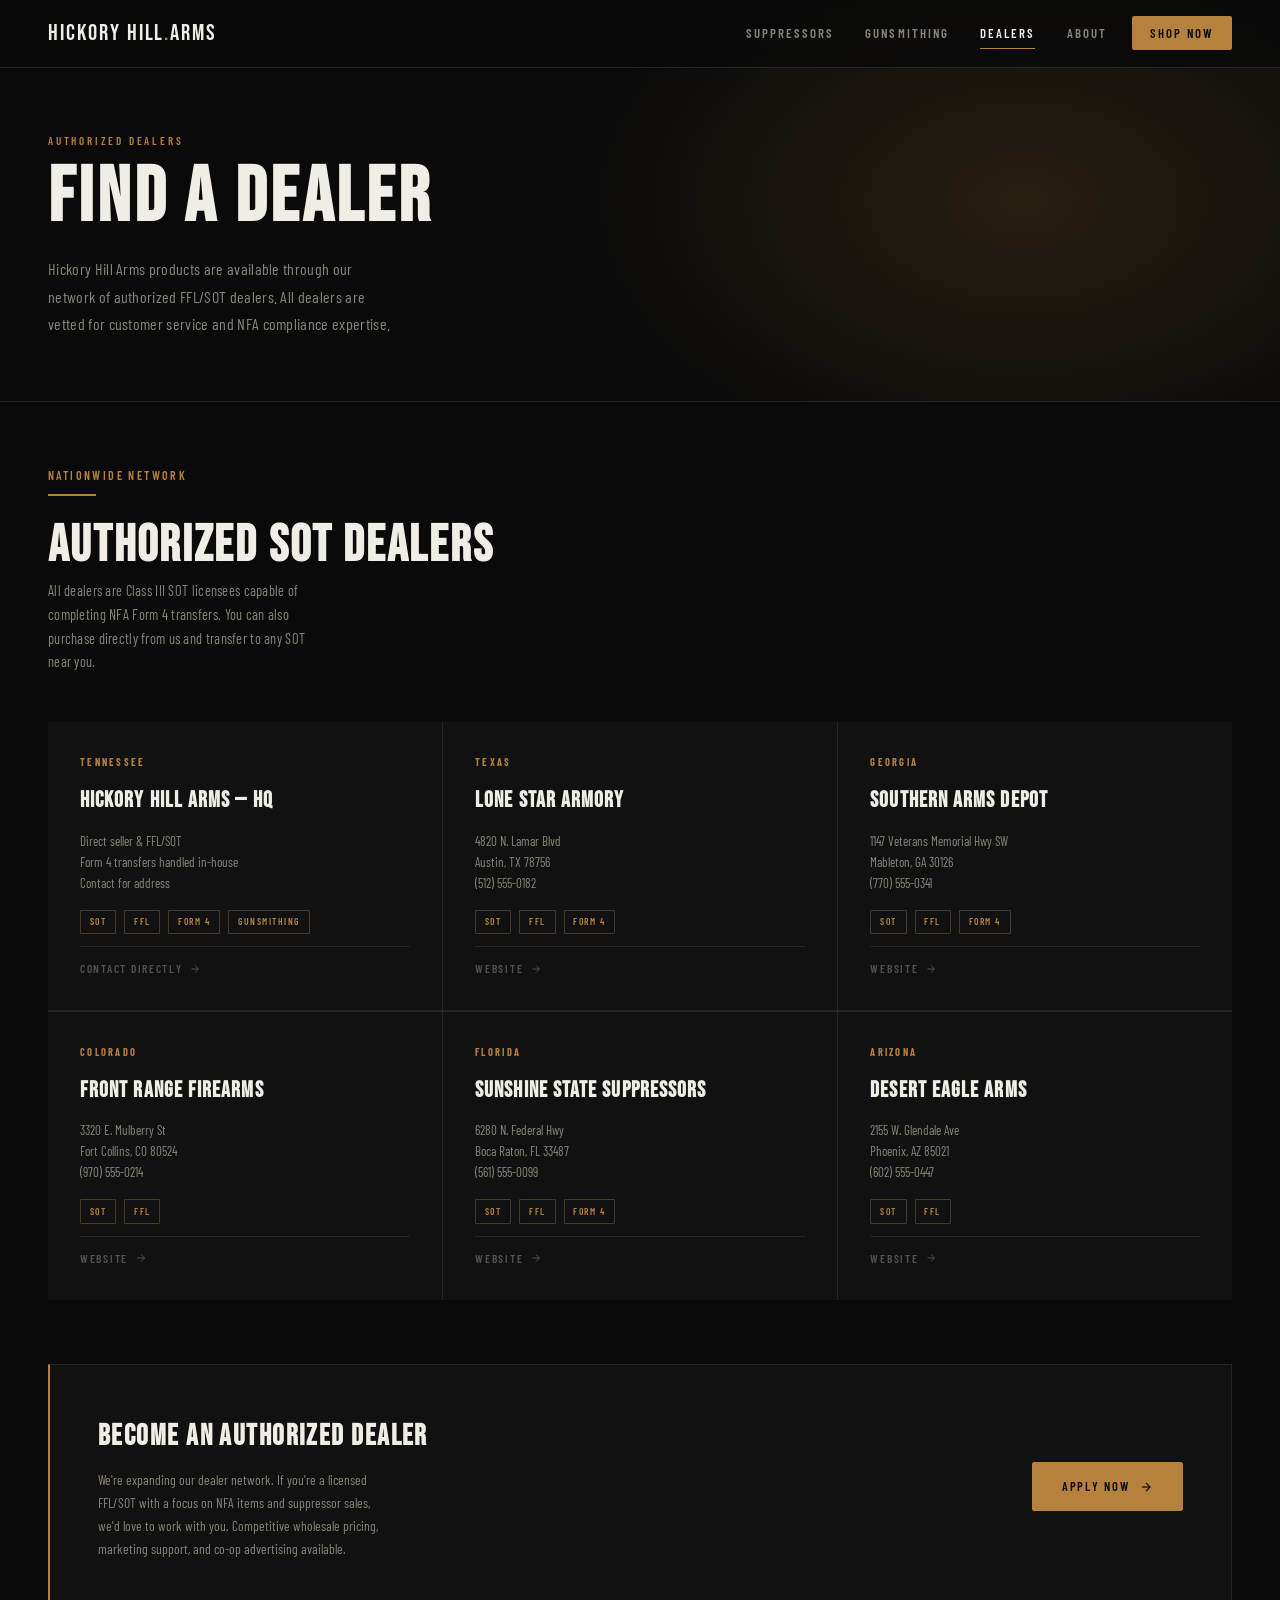
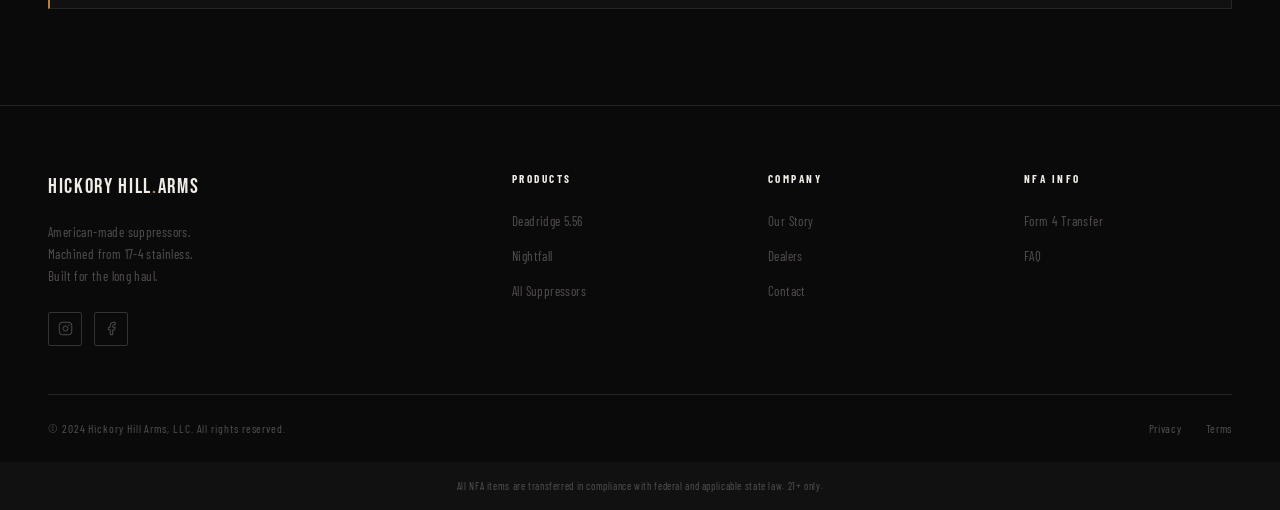
<file: dealers.html>
<!DOCTYPE html>
<html lang="en">
<head>
  <meta charset="UTF-8">
  <meta name="viewport" content="width=device-width, initial-scale=1.0">
  <title>Dealers — Hickory Hill Arms</title>
  <meta name="description" content="Find a Hickory Hill Arms authorized dealer near you. SOT dealers for NFA Form 4 transfers.">
  <link rel="stylesheet" href="css/style.css">
  <style>
    .dealer-grid {
      display: grid;
      grid-template-columns: repeat(auto-fill, minmax(320px, 1fr));
      gap: 1.5px;
      background: var(--border);
      margin-top: 3rem;
    }
    .dealer-card {
      background: var(--bg2);
      padding: 2rem;
      display: flex;
      flex-direction: column;
      gap: .75rem;
      transition: background .2s;
    }
    .dealer-card:hover { background: var(--bg3); }
    .dealer-card__state {
      font-family: var(--font-spec);
      font-size: .65rem;
      font-weight: 700;
      letter-spacing: .22em;
      text-transform: uppercase;
      color: var(--bronze);
    }
    .dealer-card__name {
      font-family: var(--font-head);
      font-size: 1.35rem;
      letter-spacing: .05em;
      color: var(--white);
    }
    .dealer-card__addr {
      font-family: var(--font-spec);
      font-size: .82rem;
      color: var(--grey2);
      line-height: 1.6;
    }
    .dealer-card__tags {
      display: flex;
      gap: .5rem;
      flex-wrap: wrap;
      margin-top: .25rem;
    }
    .dealer-tag {
      font-family: var(--font-spec);
      font-size: .6rem;
      font-weight: 600;
      letter-spacing: .16em;
      text-transform: uppercase;
      color: var(--bronze);
      border: 1px solid var(--bronze-line);
      padding: .2rem .55rem;
      border-radius: 1px;
    }
    .dealer-card__link {
      font-family: var(--font-spec);
      font-size: .72rem;
      font-weight: 600;
      letter-spacing: .15em;
      text-transform: uppercase;
      color: var(--grey3);
      border-top: 1px solid var(--border);
      padding-top: .75rem;
      margin-top: auto;
      transition: color .2s;
      display: flex;
      align-items: center;
      gap: .4rem;
    }
    .dealer-card__link:hover { color: var(--bronze); }
    .dealer-card__link svg { width: 12px; }
    .become-dealer {
      margin-top: 4rem;
      padding: 3rem;
      background: var(--bg2);
      border: 1px solid var(--border);
      border-left: 2px solid var(--bronze);
      display: grid;
      grid-template-columns: 1fr auto;
      gap: 2rem;
      align-items: center;
    }
    .become-dealer__title {
      font-family: var(--font-head);
      font-size: 1.8rem;
      letter-spacing: .05em;
      color: var(--white);
      margin-bottom: .5rem;
    }
    .become-dealer__sub {
      font-family: var(--font-spec);
      font-size: .85rem;
      color: var(--grey2);
      line-height: 1.7;
      max-width: 48ch;
    }
    @media (max-width: 640px) {
      .become-dealer { grid-template-columns: 1fr; }
    }
  </style>
</head>
<body>

<nav class="nav" role="navigation">
  <div class="nav__inner">
    <a href="index.html" class="nav__logo">HICKORY HILL<span>.</span>ARMS</a>
    <button class="nav__burger" aria-label="Toggle menu" aria-expanded="false">
      <span></span><span></span><span></span>
    </button>
    <ul class="nav__links" role="list">
      <li><a href="products.html">Suppressors</a></li>
      <li><a href="gunsmithing.html">Gunsmithing</a></li>
      <li><a href="dealers.html" class="active">Dealers</a></li>
      <li><a href="about.html">About</a></li>
      <li><a href="products.html" class="nav__cta">Shop Now</a></li>
    </ul>
  </div>
</nav>

<main>
  <div class="page-hero">
    <div class="container">
      <p class="page-hero__label">Authorized Dealers</p>
      <h1 class="page-hero__title">Find a Dealer</h1>
      <p class="page-hero__sub">Hickory Hill Arms products are available through our network of authorized FFL/SOT dealers. All dealers are vetted for customer service and NFA compliance expertise.</p>
    </div>
  </div>

  <section style="padding-block:4rem 6rem;">
    <div class="container">

      <div class="section-head reveal">
        <div class="section-head__left">
          <span class="section-label">Nationwide Network</span>
          <div class="rule"></div>
          <h2 class="section-head__title">Authorized SOT Dealers</h2>
          <p class="section-head__sub">All dealers are Class III SOT licensees capable of completing NFA Form 4 transfers. You can also purchase directly from us and transfer to any SOT near you.</p>
        </div>
      </div>

      <div class="dealer-grid">

        <div class="dealer-card reveal">
          <span class="dealer-card__state">Tennessee</span>
          <h3 class="dealer-card__name">Hickory Hill Arms — HQ</h3>
          <p class="dealer-card__addr">Direct seller &amp; FFL/SOT<br>Form 4 transfers handled in-house<br>Contact for address</p>
          <div class="dealer-card__tags">
            <span class="dealer-tag">SOT</span>
            <span class="dealer-tag">FFL</span>
            <span class="dealer-tag">Form 4</span>
            <span class="dealer-tag">Gunsmithing</span>
          </div>
          <a href="about.html#contact" class="dealer-card__link">
            Contact Directly
            <svg viewBox="0 0 24 24" fill="none" stroke="currentColor" stroke-width="2"><line x1="5" y1="12" x2="19" y2="12"/><polyline points="12 5 19 12 12 19"/></svg>
          </a>
        </div>

        <div class="dealer-card reveal">
          <span class="dealer-card__state">Texas</span>
          <h3 class="dealer-card__name">Lone Star Armory</h3>
          <p class="dealer-card__addr">4820 N. Lamar Blvd<br>Austin, TX 78756<br>(512) 555-0182</p>
          <div class="dealer-card__tags">
            <span class="dealer-tag">SOT</span>
            <span class="dealer-tag">FFL</span>
            <span class="dealer-tag">Form 4</span>
          </div>
          <a href="#" class="dealer-card__link">
            Website
            <svg viewBox="0 0 24 24" fill="none" stroke="currentColor" stroke-width="2"><line x1="5" y1="12" x2="19" y2="12"/><polyline points="12 5 19 12 12 19"/></svg>
          </a>
        </div>

        <div class="dealer-card reveal">
          <span class="dealer-card__state">Georgia</span>
          <h3 class="dealer-card__name">Southern Arms Depot</h3>
          <p class="dealer-card__addr">1147 Veterans Memorial Hwy SW<br>Mableton, GA 30126<br>(770) 555-0341</p>
          <div class="dealer-card__tags">
            <span class="dealer-tag">SOT</span>
            <span class="dealer-tag">FFL</span>
            <span class="dealer-tag">Form 4</span>
          </div>
          <a href="#" class="dealer-card__link">
            Website
            <svg viewBox="0 0 24 24" fill="none" stroke="currentColor" stroke-width="2"><line x1="5" y1="12" x2="19" y2="12"/><polyline points="12 5 19 12 12 19"/></svg>
          </a>
        </div>

        <div class="dealer-card reveal">
          <span class="dealer-card__state">Colorado</span>
          <h3 class="dealer-card__name">Front Range Firearms</h3>
          <p class="dealer-card__addr">3320 E. Mulberry St<br>Fort Collins, CO 80524<br>(970) 555-0214</p>
          <div class="dealer-card__tags">
            <span class="dealer-tag">SOT</span>
            <span class="dealer-tag">FFL</span>
          </div>
          <a href="#" class="dealer-card__link">
            Website
            <svg viewBox="0 0 24 24" fill="none" stroke="currentColor" stroke-width="2"><line x1="5" y1="12" x2="19" y2="12"/><polyline points="12 5 19 12 12 19"/></svg>
          </a>
        </div>

        <div class="dealer-card reveal">
          <span class="dealer-card__state">Florida</span>
          <h3 class="dealer-card__name">Sunshine State Suppressors</h3>
          <p class="dealer-card__addr">6280 N. Federal Hwy<br>Boca Raton, FL 33487<br>(561) 555-0099</p>
          <div class="dealer-card__tags">
            <span class="dealer-tag">SOT</span>
            <span class="dealer-tag">FFL</span>
            <span class="dealer-tag">Form 4</span>
          </div>
          <a href="#" class="dealer-card__link">
            Website
            <svg viewBox="0 0 24 24" fill="none" stroke="currentColor" stroke-width="2"><line x1="5" y1="12" x2="19" y2="12"/><polyline points="12 5 19 12 12 19"/></svg>
          </a>
        </div>

        <div class="dealer-card reveal">
          <span class="dealer-card__state">Arizona</span>
          <h3 class="dealer-card__name">Desert Eagle Arms</h3>
          <p class="dealer-card__addr">2155 W. Glendale Ave<br>Phoenix, AZ 85021<br>(602) 555-0447</p>
          <div class="dealer-card__tags">
            <span class="dealer-tag">SOT</span>
            <span class="dealer-tag">FFL</span>
          </div>
          <a href="#" class="dealer-card__link">
            Website
            <svg viewBox="0 0 24 24" fill="none" stroke="currentColor" stroke-width="2"><line x1="5" y1="12" x2="19" y2="12"/><polyline points="12 5 19 12 12 19"/></svg>
          </a>
        </div>

      </div><!-- end dealer-grid -->

      <!-- Become a dealer -->
      <div class="become-dealer reveal">
        <div>
          <h3 class="become-dealer__title">Become an Authorized Dealer</h3>
          <p class="become-dealer__sub">We're expanding our dealer network. If you're a licensed FFL/SOT with a focus on NFA items and suppressor sales, we'd love to work with you. Competitive wholesale pricing, marketing support, and co-op advertising available.</p>
        </div>
        <a href="about.html#contact" class="btn btn--primary">
          Apply Now
          <svg viewBox="0 0 24 24" fill="none" stroke="currentColor" stroke-width="2"><line x1="5" y1="12" x2="19" y2="12"/><polyline points="12 5 19 12 12 19"/></svg>
        </a>
      </div>

    </div>
  </section>
</main>

<footer class="footer">
  <div class="container">
    <div class="footer__grid">
      <div class="footer__brand">
        <div class="footer__logo">HICKORY HILL<span>.</span>ARMS</div>
        <p class="footer__tagline">American-made suppressors. Machined from 17-4 stainless. Built for the long haul.</p>
        <div class="footer__social">
          <a href="#" aria-label="Instagram"><svg viewBox="0 0 24 24" fill="none" stroke="currentColor" stroke-width="1.5"><rect x="2" y="2" width="20" height="20" rx="5"/><circle cx="12" cy="12" r="4"/><circle cx="17.5" cy="6.5" r=".5" fill="currentColor"/></svg></a>
          <a href="#" aria-label="Facebook"><svg viewBox="0 0 24 24" fill="none" stroke="currentColor" stroke-width="1.5"><path d="M18 2h-3a5 5 0 0 0-5 5v3H7v4h3v8h4v-8h3l1-4h-4V7a1 1 0 0 1 1-1h3z"/></svg></a>
        </div>
      </div>
      <div>
        <div class="footer__col-title">Products</div>
        <ul class="footer__links">
          <li><a href="product-deadridge.html">Deadridge 5.56</a></li>
          <li><a href="product-nightfall.html">Nightfall</a></li>
          <li><a href="products.html">All Suppressors</a></li>
        </ul>
      </div>
      <div>
        <div class="footer__col-title">Company</div>
        <ul class="footer__links">
          <li><a href="about.html">Our Story</a></li>
          <li><a href="dealers.html">Dealers</a></li>
          <li><a href="about.html#contact">Contact</a></li>
        </ul>
      </div>
      <div>
        <div class="footer__col-title">NFA Info</div>
        <ul class="footer__links">
          <li><a href="about.html#nfa">Form 4 Transfer</a></li>
          <li><a href="about.html#faq">FAQ</a></li>
        </ul>
      </div>
    </div>
    <div class="footer__bottom">
      <p class="footer__copy">&copy; 2024 Hickory Hill Arms, LLC. All rights reserved.</p>
      <div class="footer__legal"><a href="#">Privacy</a><a href="#">Terms</a></div>
    </div>
  </div>
  <div class="footer__disclaimer">All NFA items are transferred in compliance with federal and applicable state law. 21+ only.</div>
</footer>

<script src="js/main.js"></script>
</body>
</html>
</file>
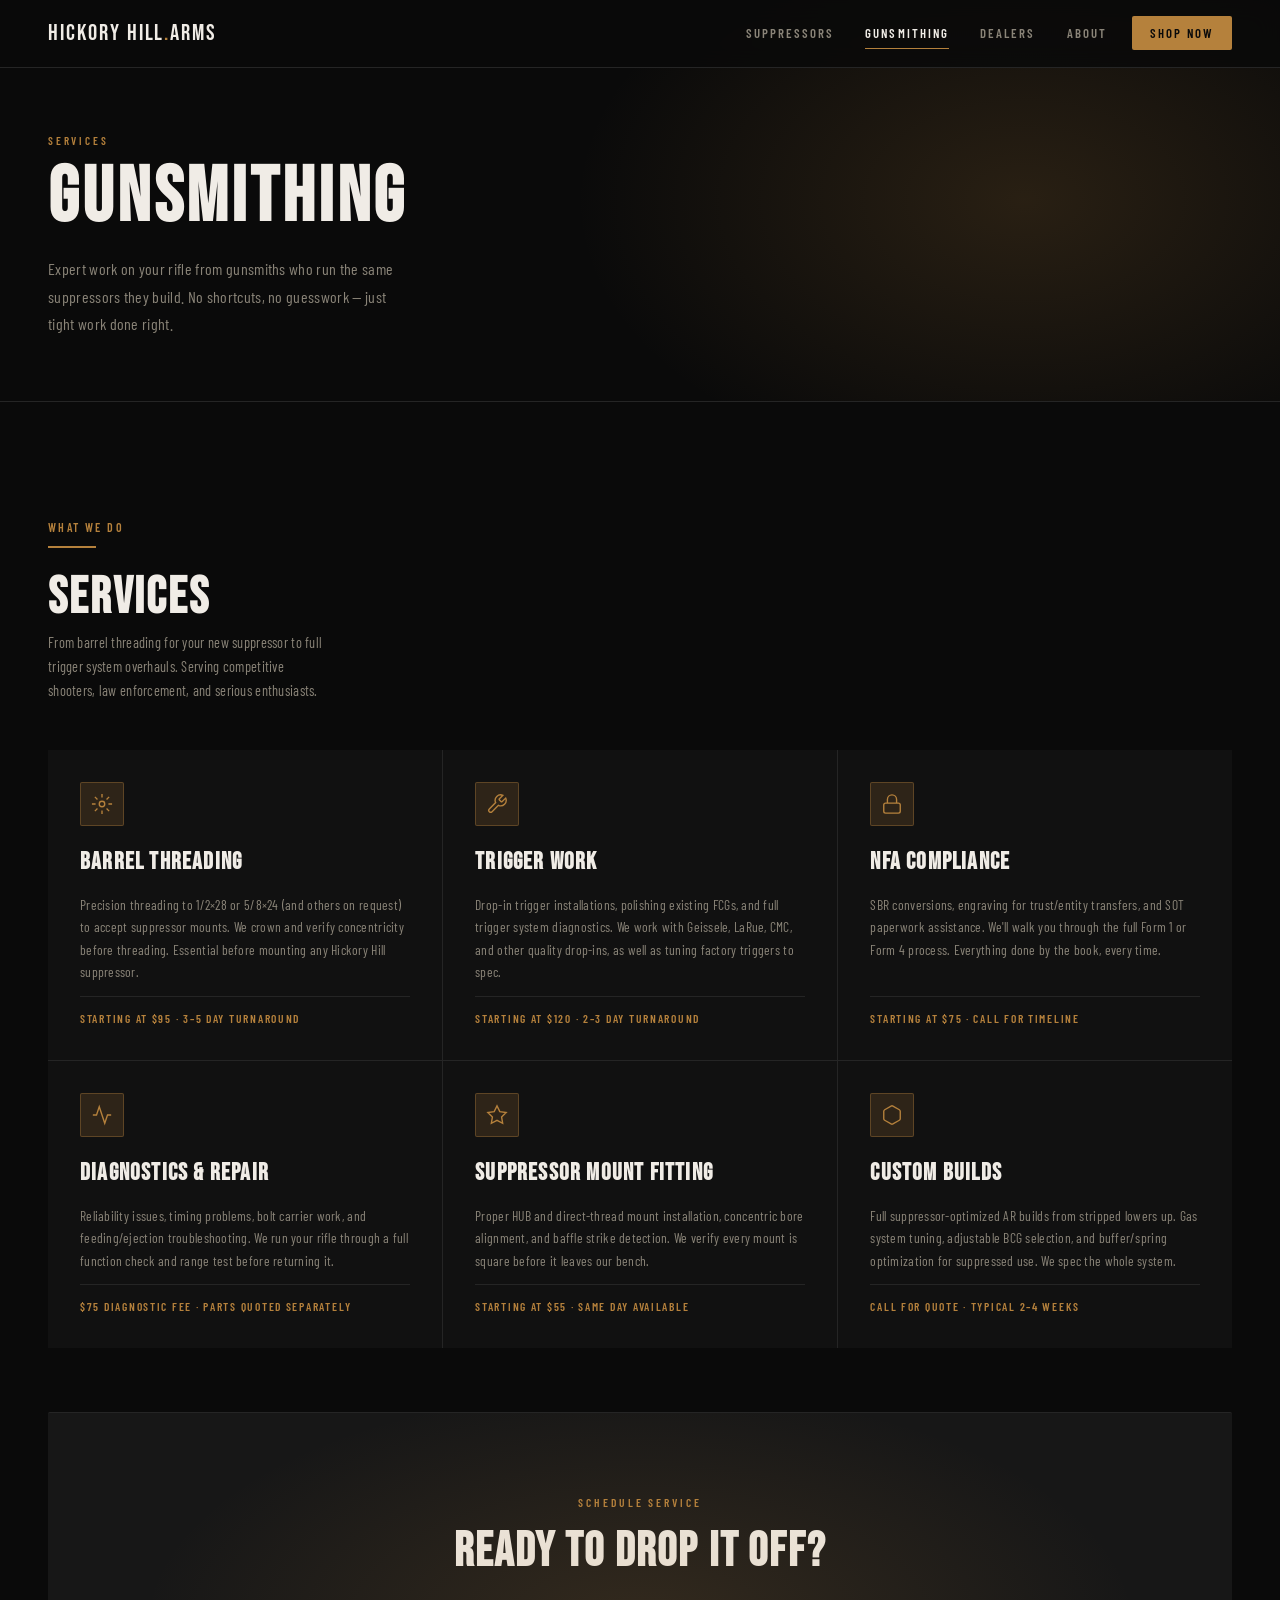
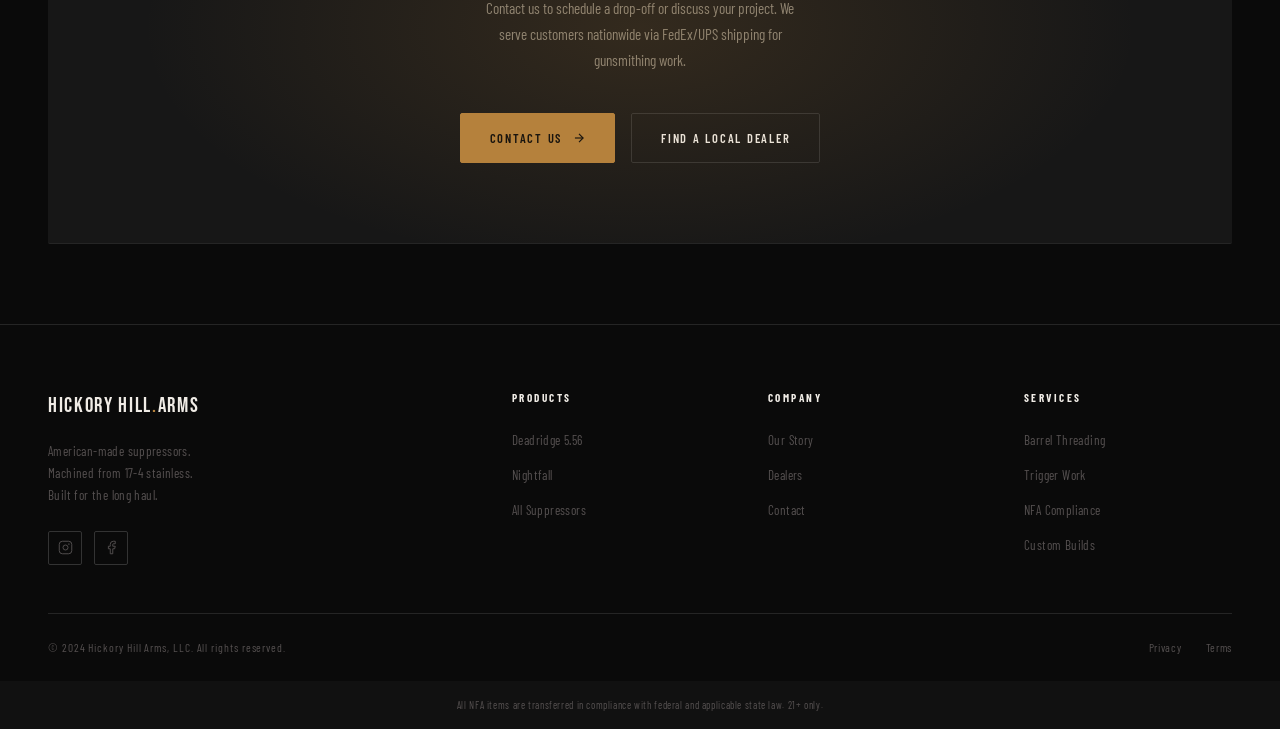
<file: gunsmithing.html>
<!DOCTYPE html>
<html lang="en">
<head>
  <meta charset="UTF-8">
  <meta name="viewport" content="width=device-width, initial-scale=1.0">
  <title>Gunsmithing — Hickory Hill Arms</title>
  <meta name="description" content="Expert gunsmithing services from Hickory Hill Arms. Barrel threading, trigger work, NFA compliance, and more.">
  <link rel="stylesheet" href="css/style.css">
</head>
<body>

<nav class="nav" role="navigation">
  <div class="nav__inner">
    <a href="index.html" class="nav__logo">HICKORY HILL<span>.</span>ARMS</a>
    <button class="nav__burger" aria-label="Toggle menu" aria-expanded="false">
      <span></span><span></span><span></span>
    </button>
    <ul class="nav__links" role="list">
      <li><a href="products.html">Suppressors</a></li>
      <li><a href="gunsmithing.html" class="active">Gunsmithing</a></li>
      <li><a href="dealers.html">Dealers</a></li>
      <li><a href="about.html">About</a></li>
      <li><a href="products.html" class="nav__cta">Shop Now</a></li>
    </ul>
  </div>
</nav>

<main>
  <div class="page-hero">
    <div class="container">
      <p class="page-hero__label">Services</p>
      <h1 class="page-hero__title">Gunsmithing</h1>
      <p class="page-hero__sub">Expert work on your rifle from gunsmiths who run the same suppressors they build. No shortcuts, no guesswork — just tight work done right.</p>
    </div>
  </div>

  <section class="gunsmithing">
    <div class="container">

      <div class="section-head reveal">
        <div class="section-head__left">
          <span class="section-label">What We Do</span>
          <div class="rule"></div>
          <h2 class="section-head__title">Services</h2>
          <p class="section-head__sub">From barrel threading for your new suppressor to full trigger system overhauls. Serving competitive shooters, law enforcement, and serious enthusiasts.</p>
        </div>
      </div>

      <div class="services-grid">

        <div class="service-card reveal">
          <div class="service-card__icon">
            <svg viewBox="0 0 24 24" fill="none" stroke="currentColor" stroke-width="1.5"><circle cx="12" cy="12" r="3"/><path d="M12 1v4M12 19v4M4.22 4.22l2.83 2.83M16.95 16.95l2.83 2.83M1 12h4M19 12h4M4.22 19.78l2.83-2.83M16.95 7.05l2.83-2.83"/></svg>
          </div>
          <h3 class="service-card__name">Barrel Threading</h3>
          <p class="service-card__desc">Precision threading to 1/2×28 or 5/8×24 (and others on request) to accept suppressor mounts. We crown and verify concentricity before threading. Essential before mounting any Hickory Hill suppressor.</p>
          <div class="service-card__price">Starting at $95 · 3–5 day turnaround</div>
        </div>

        <div class="service-card reveal">
          <div class="service-card__icon">
            <svg viewBox="0 0 24 24" fill="none" stroke="currentColor" stroke-width="1.5"><path d="M14.7 6.3a1 1 0 0 0 0 1.4l1.6 1.6a1 1 0 0 0 1.4 0l3.77-3.77a6 6 0 0 1-7.94 7.94l-6.91 6.91a2.12 2.12 0 0 1-3-3l6.91-6.91a6 6 0 0 1 7.94-7.94l-3.76 3.76z"/></svg>
          </div>
          <h3 class="service-card__name">Trigger Work</h3>
          <p class="service-card__desc">Drop-in trigger installations, polishing existing FCGs, and full trigger system diagnostics. We work with Geissele, LaRue, CMC, and other quality drop-ins, as well as tuning factory triggers to spec.</p>
          <div class="service-card__price">Starting at $120 · 2–3 day turnaround</div>
        </div>

        <div class="service-card reveal">
          <div class="service-card__icon">
            <svg viewBox="0 0 24 24" fill="none" stroke="currentColor" stroke-width="1.5"><rect x="3" y="11" width="18" height="11" rx="2"/><path d="M7 11V7a5 5 0 0 1 10 0v4"/></svg>
          </div>
          <h3 class="service-card__name">NFA Compliance</h3>
          <p class="service-card__desc">SBR conversions, engraving for trust/entity transfers, and SOT paperwork assistance. We'll walk you through the full Form 1 or Form 4 process. Everything done by the book, every time.</p>
          <div class="service-card__price">Starting at $75 · Call for timeline</div>
        </div>

        <div class="service-card reveal">
          <div class="service-card__icon">
            <svg viewBox="0 0 24 24" fill="none" stroke="currentColor" stroke-width="1.5"><polyline points="22 12 18 12 15 21 9 3 6 12 2 12"/></svg>
          </div>
          <h3 class="service-card__name">Diagnostics &amp; Repair</h3>
          <p class="service-card__desc">Reliability issues, timing problems, bolt carrier work, and feeding/ejection troubleshooting. We run your rifle through a full function check and range test before returning it.</p>
          <div class="service-card__price">$75 diagnostic fee · Parts quoted separately</div>
        </div>

        <div class="service-card reveal">
          <div class="service-card__icon">
            <svg viewBox="0 0 24 24" fill="none" stroke="currentColor" stroke-width="1.5"><path d="M12 2l3.09 6.26L22 9.27l-5 4.87 1.18 6.88L12 17.77l-6.18 3.25L7 14.14 2 9.27l6.91-1.01L12 2z"/></svg>
          </div>
          <h3 class="service-card__name">Suppressor Mount Fitting</h3>
          <p class="service-card__desc">Proper HUB and direct-thread mount installation, concentric bore alignment, and baffle strike detection. We verify every mount is square before it leaves our bench.</p>
          <div class="service-card__price">Starting at $55 · Same day available</div>
        </div>

        <div class="service-card reveal">
          <div class="service-card__icon">
            <svg viewBox="0 0 24 24" fill="none" stroke="currentColor" stroke-width="1.5"><path d="M21 16V8a2 2 0 0 0-1-1.73l-7-4a2 2 0 0 0-2 0l-7 4A2 2 0 0 0 3 8v8a2 2 0 0 0 1 1.73l7 4a2 2 0 0 0 2 0l7-4A2 2 0 0 0 21 16z"/></svg>
          </div>
          <h3 class="service-card__name">Custom Builds</h3>
          <p class="service-card__desc">Full suppressor-optimized AR builds from stripped lowers up. Gas system tuning, adjustable BCG selection, and buffer/spring optimization for suppressed use. We spec the whole system.</p>
          <div class="service-card__price">Call for quote · Typical 2–4 weeks</div>
        </div>

      </div><!-- end services-grid -->

      <!-- CTA -->
      <div class="cta-banner reveal" style="margin-top:4rem;border-radius:2px;">
        <div>
          <p class="cta-banner__eyebrow">Schedule Service</p>
          <h2 class="cta-banner__title" style="font-size:clamp(2rem,4vw,3rem);">Ready to drop it off?</h2>
          <p class="cta-banner__sub">Contact us to schedule a drop-off or discuss your project. We serve customers nationwide via FedEx/UPS shipping for gunsmithing work.</p>
          <div class="cta-banner__actions">
            <a href="about.html#contact" class="btn btn--primary">Contact Us <svg viewBox="0 0 24 24" fill="none" stroke="currentColor" stroke-width="2"><line x1="5" y1="12" x2="19" y2="12"/><polyline points="12 5 19 12 12 19"/></svg></a>
            <a href="dealers.html" class="btn btn--outline">Find a Local Dealer</a>
          </div>
        </div>
      </div>

    </div>
  </section>
</main>

<footer class="footer">
  <div class="container">
    <div class="footer__grid">
      <div class="footer__brand">
        <div class="footer__logo">HICKORY HILL<span>.</span>ARMS</div>
        <p class="footer__tagline">American-made suppressors. Machined from 17-4 stainless. Built for the long haul.</p>
        <div class="footer__social">
          <a href="#" aria-label="Instagram"><svg viewBox="0 0 24 24" fill="none" stroke="currentColor" stroke-width="1.5"><rect x="2" y="2" width="20" height="20" rx="5"/><circle cx="12" cy="12" r="4"/><circle cx="17.5" cy="6.5" r=".5" fill="currentColor"/></svg></a>
          <a href="#" aria-label="Facebook"><svg viewBox="0 0 24 24" fill="none" stroke="currentColor" stroke-width="1.5"><path d="M18 2h-3a5 5 0 0 0-5 5v3H7v4h3v8h4v-8h3l1-4h-4V7a1 1 0 0 1 1-1h3z"/></svg></a>
        </div>
      </div>
      <div>
        <div class="footer__col-title">Products</div>
        <ul class="footer__links">
          <li><a href="product-deadridge.html">Deadridge 5.56</a></li>
          <li><a href="product-nightfall.html">Nightfall</a></li>
          <li><a href="products.html">All Suppressors</a></li>
        </ul>
      </div>
      <div>
        <div class="footer__col-title">Company</div>
        <ul class="footer__links">
          <li><a href="about.html">Our Story</a></li>
          <li><a href="dealers.html">Dealers</a></li>
          <li><a href="about.html#contact">Contact</a></li>
        </ul>
      </div>
      <div>
        <div class="footer__col-title">Services</div>
        <ul class="footer__links">
          <li><a href="gunsmithing.html">Barrel Threading</a></li>
          <li><a href="gunsmithing.html">Trigger Work</a></li>
          <li><a href="gunsmithing.html">NFA Compliance</a></li>
          <li><a href="gunsmithing.html">Custom Builds</a></li>
        </ul>
      </div>
    </div>
    <div class="footer__bottom">
      <p class="footer__copy">&copy; 2024 Hickory Hill Arms, LLC. All rights reserved.</p>
      <div class="footer__legal"><a href="#">Privacy</a><a href="#">Terms</a></div>
    </div>
  </div>
  <div class="footer__disclaimer">All NFA items are transferred in compliance with federal and applicable state law. 21+ only.</div>
</footer>

<script src="js/main.js"></script>
</body>
</html>
</file>
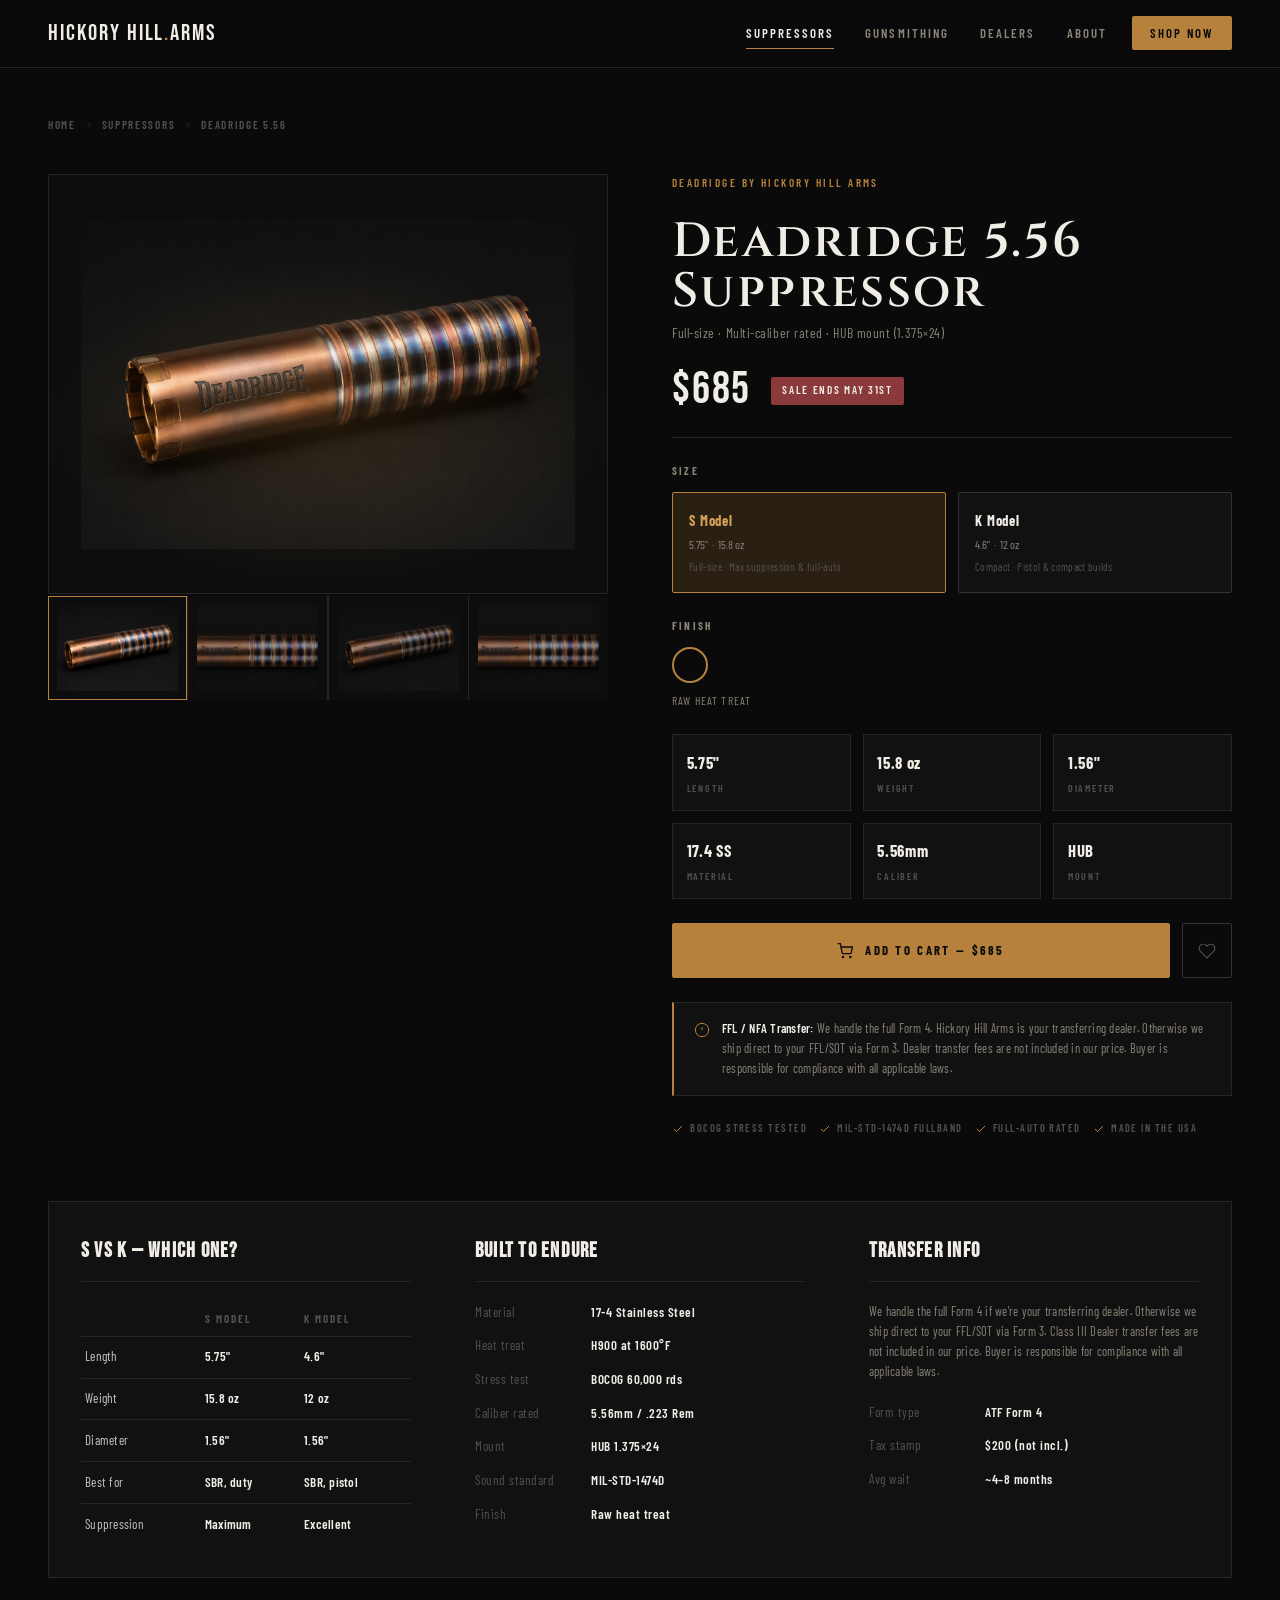
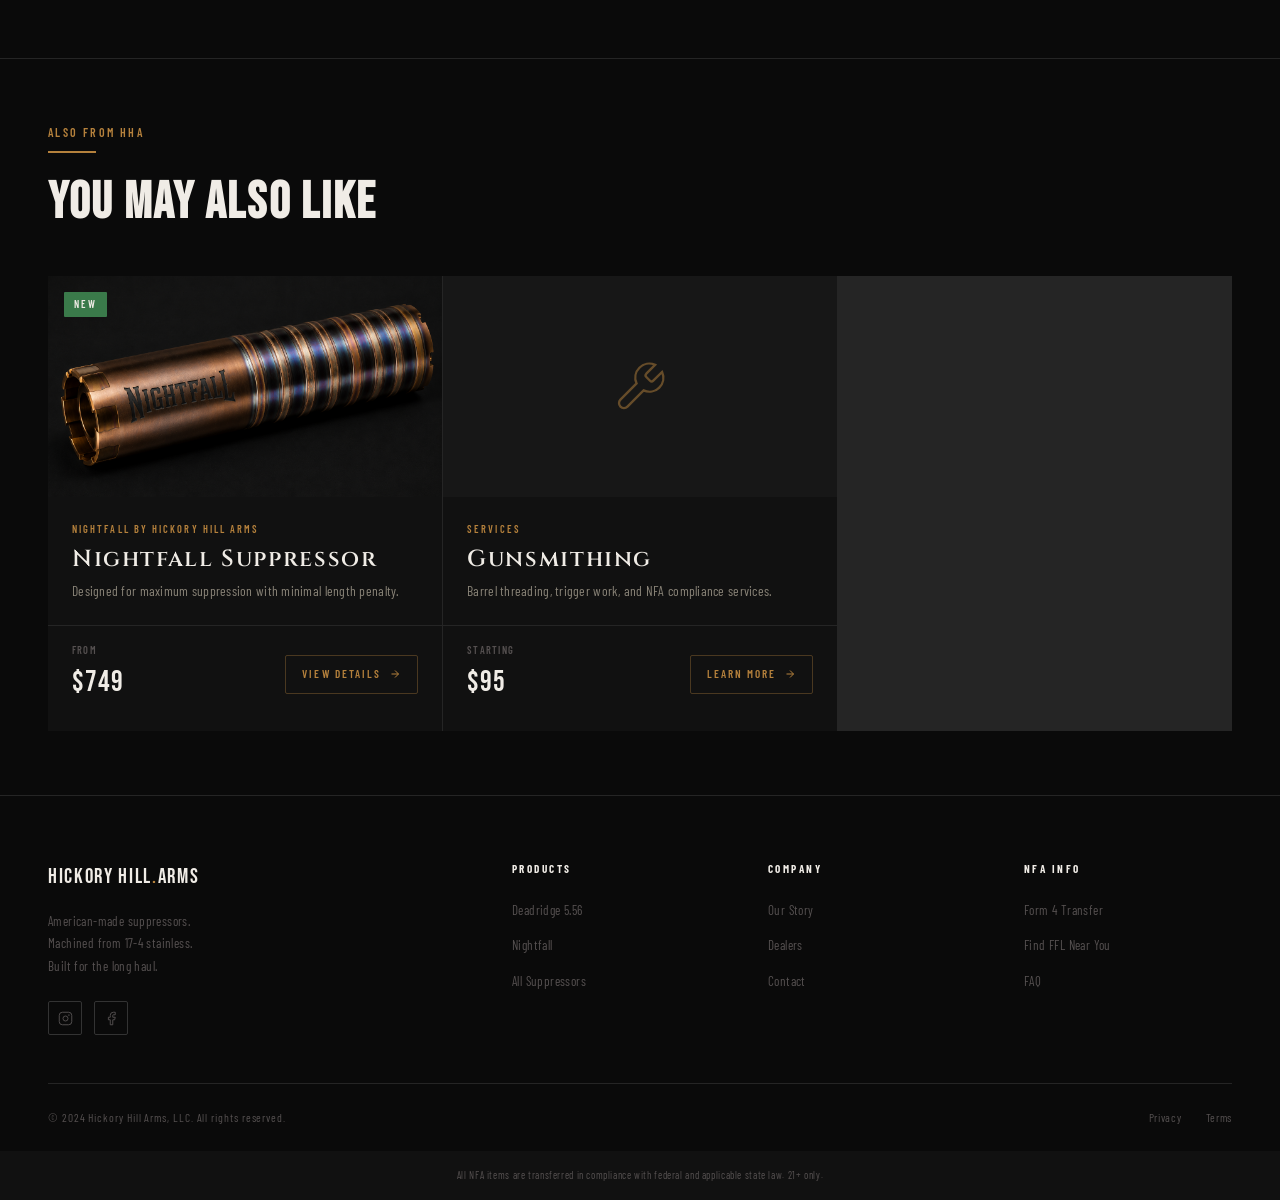
<file: product-deadridge.html>
<!DOCTYPE html>
<html lang="en">
<head>
  <meta charset="UTF-8">
  <meta name="viewport" content="width=device-width, initial-scale=1.0">
  <title>Deadridge 5.56 Suppressor — Hickory Hill Arms</title>
  <meta name="description" content="The Deadridge 5.56 Suppressor. Machined from 17-4 SS, heat-treated to 1600°. S and K models available from $685.">
  <link rel="stylesheet" href="css/style.css">
</head>
<body>

<nav class="nav" role="navigation">
  <div class="nav__inner">
    <a href="index.html" class="nav__logo">HICKORY HILL<span>.</span>ARMS</a>
    <button class="nav__burger" aria-label="Toggle menu" aria-expanded="false">
      <span></span><span></span><span></span>
    </button>
    <ul class="nav__links" role="list">
      <li><a href="products.html" class="active">Suppressors</a></li>
      <li><a href="gunsmithing.html">Gunsmithing</a></li>
      <li><a href="dealers.html">Dealers</a></li>
      <li><a href="about.html">About</a></li>
      <li><a href="products.html" class="nav__cta">Shop Now</a></li>
    </ul>
  </div>
</nav>

<main class="pd-wrap">
  <div class="container">

    <!-- Breadcrumb -->
    <nav class="pd-breadcrumb" aria-label="Breadcrumb">
      <a href="index.html">Home</a>
      <svg viewBox="0 0 24 24" fill="none" stroke="currentColor" stroke-width="2"><polyline points="9 18 15 12 9 6"/></svg>
      <a href="products.html">Suppressors</a>
      <svg viewBox="0 0 24 24" fill="none" stroke="currentColor" stroke-width="2"><polyline points="9 18 15 12 9 6"/></svg>
      <span>Deadridge 5.56</span>
    </nav>

    <!-- Main product layout -->
    <div class="pd-layout">

      <!-- Gallery -->
      <div class="pd-gallery reveal">
        <div class="pd-gallery__main">
          <img src="images/deadridge-1.png" alt="Deadridge 5.56 Suppressor — raw heat treat finish" class="pd-gallery__img" id="mainImg">
        </div>
        <div class="pd-gallery__thumbs">
          <div class="pd-gallery__thumb active">
            <img src="images/deadridge-1.png" alt="Deadridge angle 1">
          </div>
          <div class="pd-gallery__thumb">
            <img src="images/deadridge-2.png" alt="Deadridge angle 2">
          </div>
          <div class="pd-gallery__thumb">
            <img src="images/deadridge-1.png" alt="Deadridge front">
          </div>
          <div class="pd-gallery__thumb">
            <img src="images/deadridge-2.png" alt="Deadridge detail">
          </div>
        </div>
      </div>

      <!-- Info -->
      <div class="pd-info reveal">
        <div class="pd-brand">Deadridge by Hickory Hill Arms</div>
        <div>
          <h1 class="pd-name">Deadridge 5.56<br>Suppressor</h1>
          <p class="pd-subtitle">Full-size · Multi-caliber rated · HUB mount (1.375×24)</p>
        </div>

        <div class="pd-price-row">
          <div class="pd-price">$685</div>
          <div class="pd-sale-badge">Sale ends May 31st</div>
        </div>

        <div class="pd-divider"></div>

        <!-- Size -->
        <div>
          <div class="pd-label">Size</div>
          <div class="pd-models">
            <button class="pd-model-btn active" data-price="685">
              <div class="pd-model-btn__name">S Model</div>
              <div class="pd-model-btn__spec">5.75" &nbsp;·&nbsp; 15.8 oz</div>
              <div class="pd-model-btn__desc">Full-size · Max suppression &amp; full-auto</div>
            </button>
            <button class="pd-model-btn" data-price="649">
              <div class="pd-model-btn__name">K Model</div>
              <div class="pd-model-btn__spec">4.6" &nbsp;·&nbsp; 12 oz</div>
              <div class="pd-model-btn__desc">Compact · Pistol &amp; compact builds</div>
            </button>
          </div>
        </div>

        <!-- Finish -->
        <div>
          <div class="pd-label">Finish</div>
          <div class="pd-finishes">
            <button class="pd-finish-btn active" data-finish="Raw Heat Treat" title="Raw heat treat" aria-label="Raw heat treat finish"></button>
            <button class="pd-finish-btn" data-finish="Cerakote Black" title="Cerakote black" aria-label="Cerakote black finish"></button>
            <button class="pd-finish-btn" data-finish="Titanium Blue" title="Titanium blue" aria-label="Titanium blue finish"></button>
          </div>
          <div class="pd-finish-label">Raw Heat Treat</div>
        </div>

        <!-- Mini specs -->
        <div class="pd-mini-specs">
          <div class="pd-mini-spec">
            <div class="pd-mini-spec__val">5.75"</div>
            <div class="pd-mini-spec__key">Length</div>
          </div>
          <div class="pd-mini-spec">
            <div class="pd-mini-spec__val">15.8 oz</div>
            <div class="pd-mini-spec__key">Weight</div>
          </div>
          <div class="pd-mini-spec">
            <div class="pd-mini-spec__val">1.56"</div>
            <div class="pd-mini-spec__key">Diameter</div>
          </div>
          <div class="pd-mini-spec">
            <div class="pd-mini-spec__val">17.4 SS</div>
            <div class="pd-mini-spec__key">Material</div>
          </div>
          <div class="pd-mini-spec">
            <div class="pd-mini-spec__val">5.56mm</div>
            <div class="pd-mini-spec__key">Caliber</div>
          </div>
          <div class="pd-mini-spec">
            <div class="pd-mini-spec__val">HUB</div>
            <div class="pd-mini-spec__key">Mount</div>
          </div>
        </div>

        <!-- ATC -->
        <div class="pd-atc-row">
          <button class="pd-atc">
            <svg viewBox="0 0 24 24" fill="none" stroke="currentColor" stroke-width="2"><circle cx="9" cy="21" r="1"/><circle cx="20" cy="21" r="1"/><path d="M1 1h4l2.68 13.39a2 2 0 0 0 2 1.61h9.72a2 2 0 0 0 2-1.61L23 6H6"/></svg>
            Add to Cart — $685
          </button>
          <button class="pd-wishlist" aria-label="Add to wishlist">
            <svg viewBox="0 0 24 24" fill="none" stroke="currentColor" stroke-width="1.5"><path d="M20.84 4.61a5.5 5.5 0 0 0-7.78 0L12 5.67l-1.06-1.06a5.5 5.5 0 0 0-7.78 7.78l1.06 1.06L12 21.23l7.78-7.78 1.06-1.06a5.5 5.5 0 0 0 0-7.78z"/></svg>
          </button>
        </div>

        <!-- FFL Notice -->
        <div class="pd-ffl">
          <div class="pd-ffl__icon">
            <svg viewBox="0 0 24 24" fill="none" stroke="currentColor" stroke-width="1.5"><circle cx="12" cy="12" r="10"/><line x1="12" y1="8" x2="12" y2="12"/><line x1="12" y1="16" x2="12.01" y2="16"/></svg>
          </div>
          <p class="pd-ffl__text">
            <strong>FFL / NFA Transfer:</strong> We handle the full Form 4. Hickory Hill Arms is your transferring dealer. Otherwise we ship direct to your FFL/SOT via Form 3. Dealer transfer fees are not included in our price. Buyer is responsible for compliance with all applicable laws.
          </p>
        </div>

        <!-- Badges -->
        <div class="pd-badges">
          <span class="pd-badge">
            <svg viewBox="0 0 24 24" fill="none" stroke="currentColor" stroke-width="2"><polyline points="20 6 9 17 4 12"/></svg>
            BOCOG Stress Tested
          </span>
          <span class="pd-badge">
            <svg viewBox="0 0 24 24" fill="none" stroke="currentColor" stroke-width="2"><polyline points="20 6 9 17 4 12"/></svg>
            MIL-STD-1474D Fullband
          </span>
          <span class="pd-badge">
            <svg viewBox="0 0 24 24" fill="none" stroke="currentColor" stroke-width="2"><polyline points="20 6 9 17 4 12"/></svg>
            Full-Auto Rated
          </span>
          <span class="pd-badge">
            <svg viewBox="0 0 24 24" fill="none" stroke="currentColor" stroke-width="2"><polyline points="20 6 9 17 4 12"/></svg>
            Made in the USA
          </span>
        </div>
      </div>
    </div><!-- end .pd-layout -->

    <!-- Below fold: compare + specs + transfer -->
    <div class="pd-below reveal">
      <div class="pd-below__col pd-compare">
        <h2 class="pd-below__title">S vs K — Which One?</h2>
        <table>
          <thead>
            <tr>
              <th></th>
              <th>S Model</th>
              <th>K Model</th>
            </tr>
          </thead>
          <tbody>
            <tr><td>Length</td><td>5.75"</td><td>4.6"</td></tr>
            <tr><td>Weight</td><td>15.8 oz</td><td>12 oz</td></tr>
            <tr><td>Diameter</td><td>1.56"</td><td>1.56"</td></tr>
            <tr><td>Best for</td><td>SBR, duty</td><td>SBR, pistol</td></tr>
            <tr><td>Suppression</td><td>Maximum</td><td>Excellent</td></tr>
          </tbody>
        </table>
      </div>

      <div class="pd-below__col">
        <h2 class="pd-below__title">Built to Endure</h2>
        <div class="pd-spec-list">
          <div class="pd-spec-row">
            <span class="pd-spec-row__key">Material</span>
            <span class="pd-spec-row__val">17-4 Stainless Steel</span>
          </div>
          <div class="pd-spec-row">
            <span class="pd-spec-row__key">Heat treat</span>
            <span class="pd-spec-row__val">H900 at 1600°F</span>
          </div>
          <div class="pd-spec-row">
            <span class="pd-spec-row__key">Stress test</span>
            <span class="pd-spec-row__val">BOCOG 60,000 rds</span>
          </div>
          <div class="pd-spec-row">
            <span class="pd-spec-row__key">Caliber rated</span>
            <span class="pd-spec-row__val">5.56mm / .223 Rem</span>
          </div>
          <div class="pd-spec-row">
            <span class="pd-spec-row__key">Mount</span>
            <span class="pd-spec-row__val">HUB 1.375×24</span>
          </div>
          <div class="pd-spec-row">
            <span class="pd-spec-row__key">Sound standard</span>
            <span class="pd-spec-row__val">MIL-STD-1474D</span>
          </div>
          <div class="pd-spec-row">
            <span class="pd-spec-row__key">Finish</span>
            <span class="pd-spec-row__val">Raw heat treat</span>
          </div>
        </div>
      </div>

      <div class="pd-below__col">
        <h2 class="pd-below__title">Transfer Info</h2>
        <p class="pd-ffl__text" style="margin-bottom:1rem;">
          We handle the full Form 4 if we're your transferring dealer. Otherwise we ship direct to your FFL/SOT via Form 3. Class III Dealer transfer fees are not included in our price. Buyer is responsible for compliance with all applicable laws.
        </p>
        <div class="pd-spec-list" style="margin-top:1.25rem;">
          <div class="pd-spec-row">
            <span class="pd-spec-row__key">Form type</span>
            <span class="pd-spec-row__val">ATF Form 4</span>
          </div>
          <div class="pd-spec-row">
            <span class="pd-spec-row__key">Tax stamp</span>
            <span class="pd-spec-row__val">$200 (not incl.)</span>
          </div>
          <div class="pd-spec-row">
            <span class="pd-spec-row__key">Avg wait</span>
            <span class="pd-spec-row__val">~4–8 months</span>
          </div>
        </div>
      </div>
    </div><!-- end .pd-below -->

  </div><!-- end .container -->
</main>

<!-- RELATED PRODUCTS -->
<section class="products" style="padding-top:4rem;padding-bottom:4rem;border-top:1px solid var(--border);">
  <div class="container">
    <div class="section-head reveal">
      <div class="section-head__left">
        <span class="section-label">Also from HHA</span>
        <div class="rule"></div>
        <h2 class="section-head__title">You May Also Like</h2>
      </div>
    </div>
    <div class="products-grid" style="grid-template-columns:repeat(auto-fill,minmax(320px,1fr));">
      <a href="product-nightfall.html" class="product-card reveal">
        <div class="product-card__img-wrap">
          <img src="images/nightfall-1.png" alt="Nightfall Suppressor" class="product-card__img" loading="lazy">
          <span class="product-card__tag product-card__tag--new">New</span>
        </div>
        <div class="product-card__body">
          <span class="product-card__brand">Nightfall by Hickory Hill Arms</span>
          <h3 class="product-card__name">Nightfall Suppressor</h3>
          <p class="product-card__desc">Designed for maximum suppression with minimal length penalty.</p>
        </div>
        <div class="product-card__footer">
          <div>
            <span class="product-card__price-from">From</span>
            <span class="product-card__price">$749</span>
          </div>
          <span class="product-card__btn">View Details <svg viewBox="0 0 24 24" fill="none" stroke="currentColor" stroke-width="2"><line x1="5" y1="12" x2="19" y2="12"/><polyline points="12 5 19 12 12 19"/></svg></span>
        </div>
      </a>
      <a href="gunsmithing.html" class="product-card reveal">
        <div class="product-card__img-wrap" style="background:var(--bg3);display:flex;align-items:center;justify-content:center;">
          <svg width="56" height="56" viewBox="0 0 24 24" fill="none" stroke="#b5813c" stroke-width="1" style="opacity:.5"><path d="M14.7 6.3a1 1 0 0 0 0 1.4l1.6 1.6a1 1 0 0 0 1.4 0l3.77-3.77a6 6 0 0 1-7.94 7.94l-6.91 6.91a2.12 2.12 0 0 1-3-3l6.91-6.91a6 6 0 0 1 7.94-7.94l-3.76 3.76z"/></svg>
        </div>
        <div class="product-card__body">
          <span class="product-card__brand">Services</span>
          <h3 class="product-card__name">Gunsmithing</h3>
          <p class="product-card__desc">Barrel threading, trigger work, and NFA compliance services.</p>
        </div>
        <div class="product-card__footer">
          <div>
            <span class="product-card__price-from">Starting</span>
            <span class="product-card__price">$95</span>
          </div>
          <span class="product-card__btn">Learn More <svg viewBox="0 0 24 24" fill="none" stroke="currentColor" stroke-width="2"><line x1="5" y1="12" x2="19" y2="12"/><polyline points="12 5 19 12 12 19"/></svg></span>
        </div>
      </a>
    </div>
  </div>
</section>

<footer class="footer">
  <div class="container">
    <div class="footer__grid">
      <div class="footer__brand">
        <div class="footer__logo">HICKORY HILL<span>.</span>ARMS</div>
        <p class="footer__tagline">American-made suppressors. Machined from 17-4 stainless. Built for the long haul.</p>
        <div class="footer__social">
          <a href="#" aria-label="Instagram"><svg viewBox="0 0 24 24" fill="none" stroke="currentColor" stroke-width="1.5"><rect x="2" y="2" width="20" height="20" rx="5"/><circle cx="12" cy="12" r="4"/><circle cx="17.5" cy="6.5" r=".5" fill="currentColor"/></svg></a>
          <a href="#" aria-label="Facebook"><svg viewBox="0 0 24 24" fill="none" stroke="currentColor" stroke-width="1.5"><path d="M18 2h-3a5 5 0 0 0-5 5v3H7v4h3v8h4v-8h3l1-4h-4V7a1 1 0 0 1 1-1h3z"/></svg></a>
        </div>
      </div>
      <div>
        <div class="footer__col-title">Products</div>
        <ul class="footer__links">
          <li><a href="product-deadridge.html">Deadridge 5.56</a></li>
          <li><a href="product-nightfall.html">Nightfall</a></li>
          <li><a href="products.html">All Suppressors</a></li>
        </ul>
      </div>
      <div>
        <div class="footer__col-title">Company</div>
        <ul class="footer__links">
          <li><a href="about.html">Our Story</a></li>
          <li><a href="dealers.html">Dealers</a></li>
          <li><a href="about.html#contact">Contact</a></li>
        </ul>
      </div>
      <div>
        <div class="footer__col-title">NFA Info</div>
        <ul class="footer__links">
          <li><a href="about.html#nfa">Form 4 Transfer</a></li>
          <li><a href="dealers.html">Find FFL Near You</a></li>
          <li><a href="about.html#faq">FAQ</a></li>
        </ul>
      </div>
    </div>
    <div class="footer__bottom">
      <p class="footer__copy">&copy; 2024 Hickory Hill Arms, LLC. All rights reserved.</p>
      <div class="footer__legal"><a href="#">Privacy</a><a href="#">Terms</a></div>
    </div>
  </div>
  <div class="footer__disclaimer">All NFA items are transferred in compliance with federal and applicable state law. 21+ only.</div>
</footer>

<script src="js/main.js"></script>
</body>
</html>
</file>
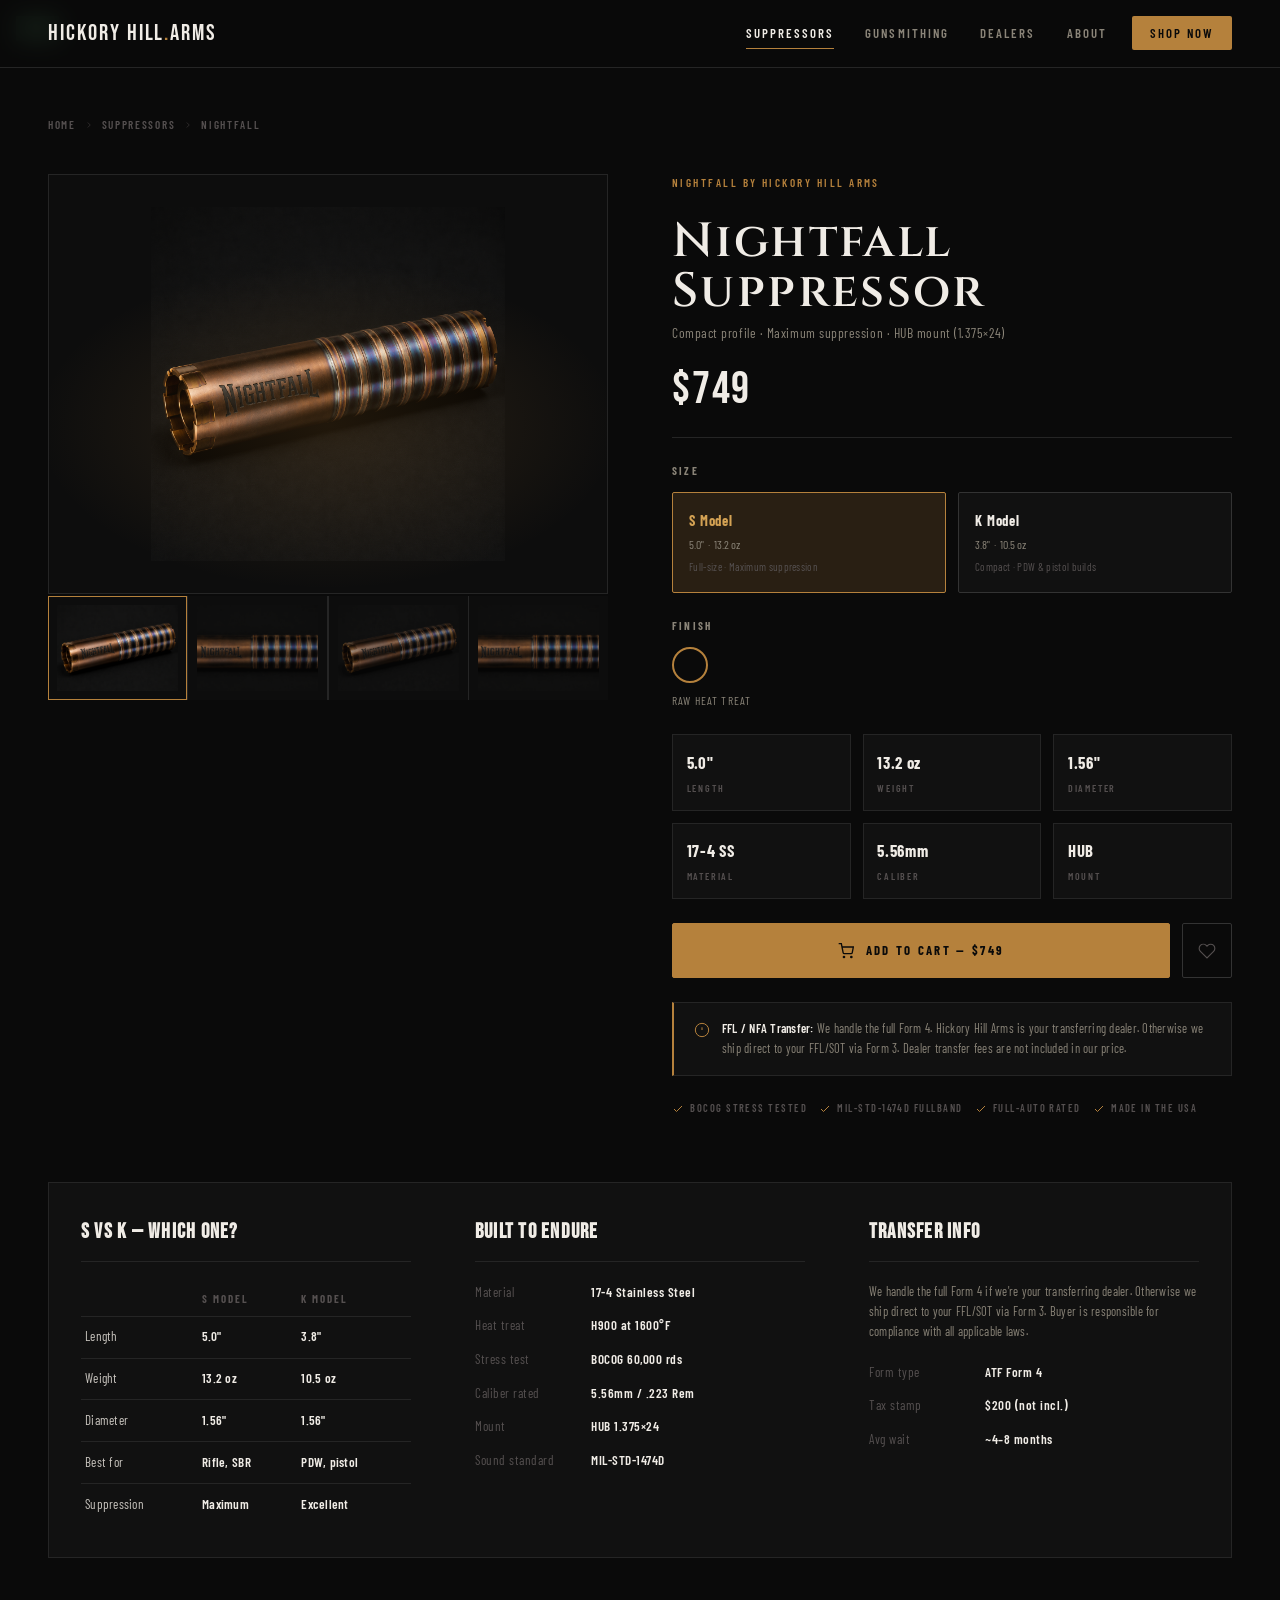
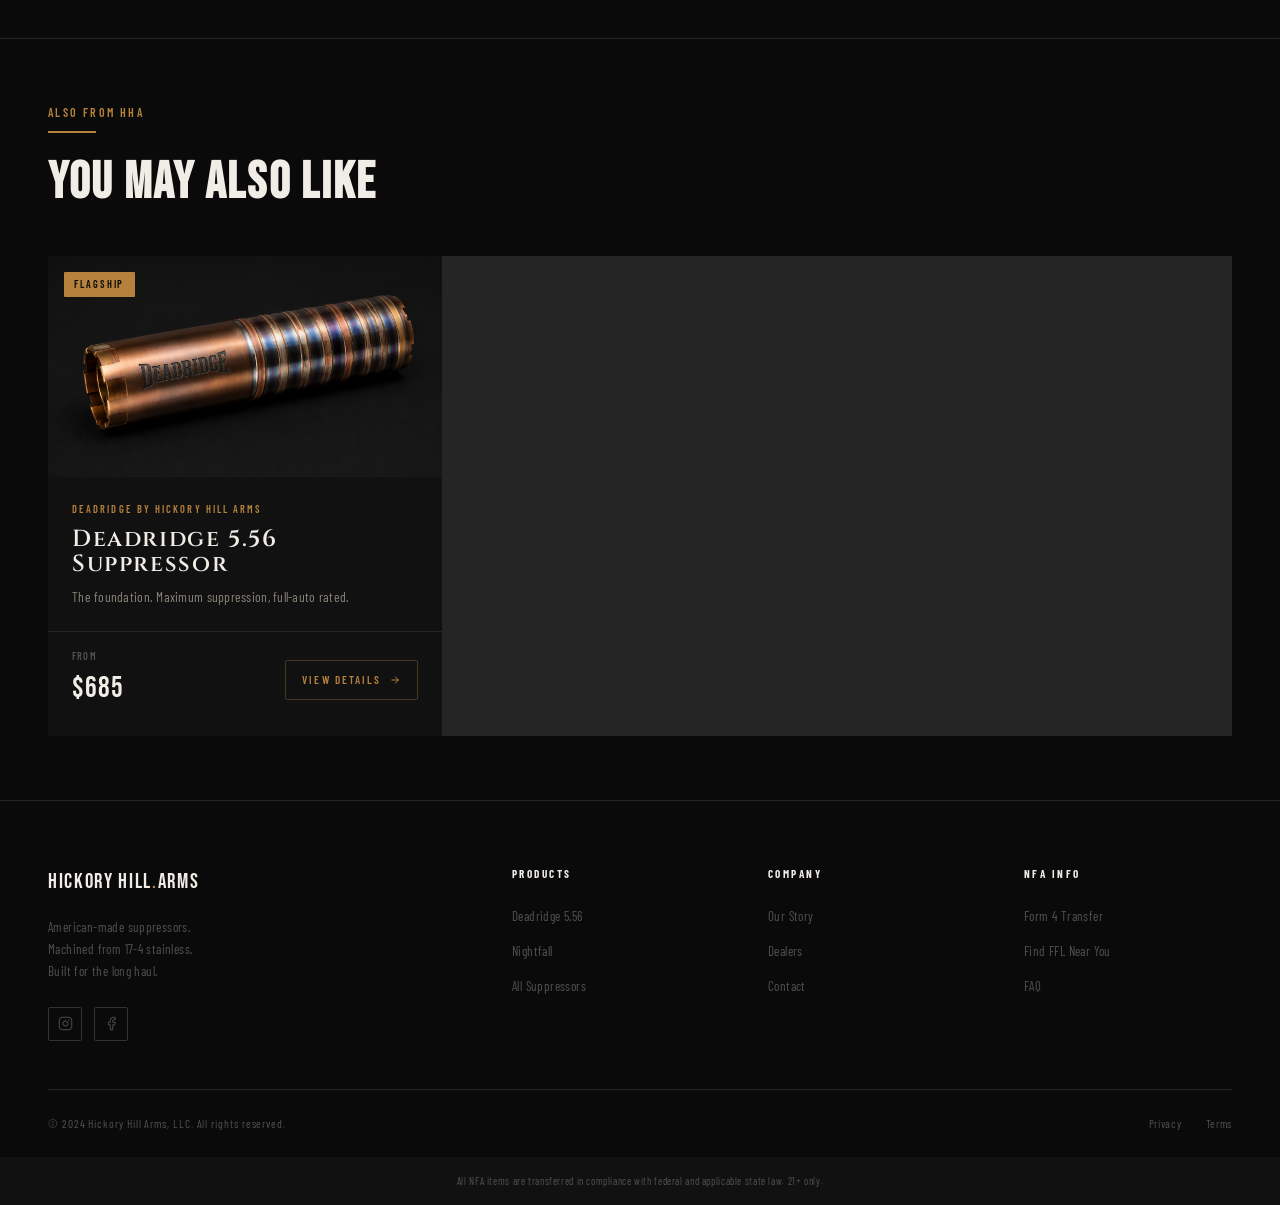
<file: product-nightfall.html>
<!DOCTYPE html>
<html lang="en">
<head>
  <meta charset="UTF-8">
  <meta name="viewport" content="width=device-width, initial-scale=1.0">
  <title>Nightfall Suppressor — Hickory Hill Arms</title>
  <meta name="description" content="The Nightfall Suppressor. Maximum suppression, minimal footprint. From $749 — NFA Form 4 handled in-house.">
  <link rel="stylesheet" href="css/style.css">
</head>
<body>

<nav class="nav" role="navigation">
  <div class="nav__inner">
    <a href="index.html" class="nav__logo">HICKORY HILL<span>.</span>ARMS</a>
    <button class="nav__burger" aria-label="Toggle menu" aria-expanded="false">
      <span></span><span></span><span></span>
    </button>
    <ul class="nav__links" role="list">
      <li><a href="products.html" class="active">Suppressors</a></li>
      <li><a href="gunsmithing.html">Gunsmithing</a></li>
      <li><a href="dealers.html">Dealers</a></li>
      <li><a href="about.html">About</a></li>
      <li><a href="products.html" class="nav__cta">Shop Now</a></li>
    </ul>
  </div>
</nav>

<main class="pd-wrap">
  <div class="container">

    <nav class="pd-breadcrumb" aria-label="Breadcrumb">
      <a href="index.html">Home</a>
      <svg viewBox="0 0 24 24" fill="none" stroke="currentColor" stroke-width="2"><polyline points="9 18 15 12 9 6"/></svg>
      <a href="products.html">Suppressors</a>
      <svg viewBox="0 0 24 24" fill="none" stroke="currentColor" stroke-width="2"><polyline points="9 18 15 12 9 6"/></svg>
      <span>Nightfall</span>
    </nav>

    <div class="pd-layout">

      <!-- Gallery -->
      <div class="pd-gallery reveal">
        <div class="pd-gallery__main">
          <img src="images/nightfall-1.png" alt="Nightfall Suppressor — raw heat treat finish" class="pd-gallery__img" id="mainImg">
        </div>
        <div class="pd-gallery__thumbs">
          <div class="pd-gallery__thumb active">
            <img src="images/nightfall-1.png" alt="Nightfall angle 1">
          </div>
          <div class="pd-gallery__thumb">
            <img src="images/nightfall-2.png" alt="Nightfall angle 2">
          </div>
          <div class="pd-gallery__thumb">
            <img src="images/nightfall-1.png" alt="Nightfall front">
          </div>
          <div class="pd-gallery__thumb">
            <img src="images/nightfall-2.png" alt="Nightfall detail">
          </div>
        </div>
      </div>

      <!-- Info -->
      <div class="pd-info reveal">
        <div class="pd-brand">Nightfall by Hickory Hill Arms</div>
        <div>
          <h1 class="pd-name">Nightfall<br>Suppressor</h1>
          <p class="pd-subtitle">Compact profile · Maximum suppression · HUB mount (1.375×24)</p>
        </div>

        <div class="pd-price-row">
          <div class="pd-price">$749</div>
          <span class="product-card__tag product-card__tag--new" style="font-size:.65rem;">New</span>
        </div>

        <div class="pd-divider"></div>

        <!-- Size -->
        <div>
          <div class="pd-label">Size</div>
          <div class="pd-models">
            <button class="pd-model-btn active" data-price="749">
              <div class="pd-model-btn__name">S Model</div>
              <div class="pd-model-btn__spec">5.0" &nbsp;·&nbsp; 13.2 oz</div>
              <div class="pd-model-btn__desc">Full-size · Maximum suppression</div>
            </button>
            <button class="pd-model-btn" data-price="699">
              <div class="pd-model-btn__name">K Model</div>
              <div class="pd-model-btn__spec">3.8" &nbsp;·&nbsp; 10.5 oz</div>
              <div class="pd-model-btn__desc">Compact · PDW &amp; pistol builds</div>
            </button>
          </div>
        </div>

        <!-- Finish -->
        <div>
          <div class="pd-label">Finish</div>
          <div class="pd-finishes">
            <button class="pd-finish-btn active" data-finish="Raw Heat Treat" title="Raw heat treat" aria-label="Raw heat treat finish"></button>
            <button class="pd-finish-btn" data-finish="Cerakote Black" title="Cerakote black" aria-label="Cerakote black finish"></button>
            <button class="pd-finish-btn" data-finish="Titanium Blue" title="Titanium blue" aria-label="Titanium blue finish"></button>
          </div>
          <div class="pd-finish-label">Raw Heat Treat</div>
        </div>

        <!-- Mini specs -->
        <div class="pd-mini-specs">
          <div class="pd-mini-spec">
            <div class="pd-mini-spec__val">5.0"</div>
            <div class="pd-mini-spec__key">Length</div>
          </div>
          <div class="pd-mini-spec">
            <div class="pd-mini-spec__val">13.2 oz</div>
            <div class="pd-mini-spec__key">Weight</div>
          </div>
          <div class="pd-mini-spec">
            <div class="pd-mini-spec__val">1.56"</div>
            <div class="pd-mini-spec__key">Diameter</div>
          </div>
          <div class="pd-mini-spec">
            <div class="pd-mini-spec__val">17-4 SS</div>
            <div class="pd-mini-spec__key">Material</div>
          </div>
          <div class="pd-mini-spec">
            <div class="pd-mini-spec__val">5.56mm</div>
            <div class="pd-mini-spec__key">Caliber</div>
          </div>
          <div class="pd-mini-spec">
            <div class="pd-mini-spec__val">HUB</div>
            <div class="pd-mini-spec__key">Mount</div>
          </div>
        </div>

        <div class="pd-atc-row">
          <button class="pd-atc">
            <svg viewBox="0 0 24 24" fill="none" stroke="currentColor" stroke-width="2"><circle cx="9" cy="21" r="1"/><circle cx="20" cy="21" r="1"/><path d="M1 1h4l2.68 13.39a2 2 0 0 0 2 1.61h9.72a2 2 0 0 0 2-1.61L23 6H6"/></svg>
            Add to Cart — $749
          </button>
          <button class="pd-wishlist" aria-label="Add to wishlist">
            <svg viewBox="0 0 24 24" fill="none" stroke="currentColor" stroke-width="1.5"><path d="M20.84 4.61a5.5 5.5 0 0 0-7.78 0L12 5.67l-1.06-1.06a5.5 5.5 0 0 0-7.78 7.78l1.06 1.06L12 21.23l7.78-7.78 1.06-1.06a5.5 5.5 0 0 0 0-7.78z"/></svg>
          </button>
        </div>

        <div class="pd-ffl">
          <div class="pd-ffl__icon">
            <svg viewBox="0 0 24 24" fill="none" stroke="currentColor" stroke-width="1.5"><circle cx="12" cy="12" r="10"/><line x1="12" y1="8" x2="12" y2="12"/><line x1="12" y1="16" x2="12.01" y2="16"/></svg>
          </div>
          <p class="pd-ffl__text">
            <strong>FFL / NFA Transfer:</strong> We handle the full Form 4. Hickory Hill Arms is your transferring dealer. Otherwise we ship direct to your FFL/SOT via Form 3. Dealer transfer fees are not included in our price.
          </p>
        </div>

        <div class="pd-badges">
          <span class="pd-badge"><svg viewBox="0 0 24 24" fill="none" stroke="currentColor" stroke-width="2"><polyline points="20 6 9 17 4 12"/></svg> BOCOG Stress Tested</span>
          <span class="pd-badge"><svg viewBox="0 0 24 24" fill="none" stroke="currentColor" stroke-width="2"><polyline points="20 6 9 17 4 12"/></svg> MIL-STD-1474D Fullband</span>
          <span class="pd-badge"><svg viewBox="0 0 24 24" fill="none" stroke="currentColor" stroke-width="2"><polyline points="20 6 9 17 4 12"/></svg> Full-Auto Rated</span>
          <span class="pd-badge"><svg viewBox="0 0 24 24" fill="none" stroke="currentColor" stroke-width="2"><polyline points="20 6 9 17 4 12"/></svg> Made in the USA</span>
        </div>
      </div>
    </div>

    <!-- Below fold -->
    <div class="pd-below reveal">
      <div class="pd-below__col pd-compare">
        <h2 class="pd-below__title">S vs K — Which One?</h2>
        <table>
          <thead>
            <tr>
              <th></th>
              <th>S Model</th>
              <th>K Model</th>
            </tr>
          </thead>
          <tbody>
            <tr><td>Length</td><td>5.0"</td><td>3.8"</td></tr>
            <tr><td>Weight</td><td>13.2 oz</td><td>10.5 oz</td></tr>
            <tr><td>Diameter</td><td>1.56"</td><td>1.56"</td></tr>
            <tr><td>Best for</td><td>Rifle, SBR</td><td>PDW, pistol</td></tr>
            <tr><td>Suppression</td><td>Maximum</td><td>Excellent</td></tr>
          </tbody>
        </table>
      </div>

      <div class="pd-below__col">
        <h2 class="pd-below__title">Built to Endure</h2>
        <div class="pd-spec-list">
          <div class="pd-spec-row"><span class="pd-spec-row__key">Material</span><span class="pd-spec-row__val">17-4 Stainless Steel</span></div>
          <div class="pd-spec-row"><span class="pd-spec-row__key">Heat treat</span><span class="pd-spec-row__val">H900 at 1600°F</span></div>
          <div class="pd-spec-row"><span class="pd-spec-row__key">Stress test</span><span class="pd-spec-row__val">BOCOG 60,000 rds</span></div>
          <div class="pd-spec-row"><span class="pd-spec-row__key">Caliber rated</span><span class="pd-spec-row__val">5.56mm / .223 Rem</span></div>
          <div class="pd-spec-row"><span class="pd-spec-row__key">Mount</span><span class="pd-spec-row__val">HUB 1.375×24</span></div>
          <div class="pd-spec-row"><span class="pd-spec-row__key">Sound standard</span><span class="pd-spec-row__val">MIL-STD-1474D</span></div>
        </div>
      </div>

      <div class="pd-below__col">
        <h2 class="pd-below__title">Transfer Info</h2>
        <p class="pd-ffl__text" style="margin-bottom:1rem;">
          We handle the full Form 4 if we're your transferring dealer. Otherwise we ship direct to your FFL/SOT via Form 3. Buyer is responsible for compliance with all applicable laws.
        </p>
        <div class="pd-spec-list" style="margin-top:1.25rem;">
          <div class="pd-spec-row"><span class="pd-spec-row__key">Form type</span><span class="pd-spec-row__val">ATF Form 4</span></div>
          <div class="pd-spec-row"><span class="pd-spec-row__key">Tax stamp</span><span class="pd-spec-row__val">$200 (not incl.)</span></div>
          <div class="pd-spec-row"><span class="pd-spec-row__key">Avg wait</span><span class="pd-spec-row__val">~4–8 months</span></div>
        </div>
      </div>
    </div>

  </div>
</main>

<section class="products" style="padding-top:4rem;padding-bottom:4rem;border-top:1px solid var(--border);">
  <div class="container">
    <div class="section-head reveal">
      <div class="section-head__left">
        <span class="section-label">Also from HHA</span>
        <div class="rule"></div>
        <h2 class="section-head__title">You May Also Like</h2>
      </div>
    </div>
    <div class="products-grid" style="grid-template-columns:repeat(auto-fill,minmax(320px,1fr));">
      <a href="product-deadridge.html" class="product-card reveal">
        <div class="product-card__img-wrap">
          <img src="images/deadridge-1.png" alt="Deadridge 5.56 Suppressor" class="product-card__img" loading="lazy">
          <span class="product-card__tag">Flagship</span>
        </div>
        <div class="product-card__body">
          <span class="product-card__brand">Deadridge by Hickory Hill Arms</span>
          <h3 class="product-card__name">Deadridge 5.56 Suppressor</h3>
          <p class="product-card__desc">The foundation. Maximum suppression, full-auto rated.</p>
        </div>
        <div class="product-card__footer">
          <div>
            <span class="product-card__price-from">From</span>
            <span class="product-card__price">$685</span>
          </div>
          <span class="product-card__btn">View Details <svg viewBox="0 0 24 24" fill="none" stroke="currentColor" stroke-width="2"><line x1="5" y1="12" x2="19" y2="12"/><polyline points="12 5 19 12 12 19"/></svg></span>
        </div>
      </a>
    </div>
  </div>
</section>

<footer class="footer">
  <div class="container">
    <div class="footer__grid">
      <div class="footer__brand">
        <div class="footer__logo">HICKORY HILL<span>.</span>ARMS</div>
        <p class="footer__tagline">American-made suppressors. Machined from 17-4 stainless. Built for the long haul.</p>
        <div class="footer__social">
          <a href="#" aria-label="Instagram"><svg viewBox="0 0 24 24" fill="none" stroke="currentColor" stroke-width="1.5"><rect x="2" y="2" width="20" height="20" rx="5"/><circle cx="12" cy="12" r="4"/><circle cx="17.5" cy="6.5" r=".5" fill="currentColor"/></svg></a>
          <a href="#" aria-label="Facebook"><svg viewBox="0 0 24 24" fill="none" stroke="currentColor" stroke-width="1.5"><path d="M18 2h-3a5 5 0 0 0-5 5v3H7v4h3v8h4v-8h3l1-4h-4V7a1 1 0 0 1 1-1h3z"/></svg></a>
        </div>
      </div>
      <div>
        <div class="footer__col-title">Products</div>
        <ul class="footer__links">
          <li><a href="product-deadridge.html">Deadridge 5.56</a></li>
          <li><a href="product-nightfall.html">Nightfall</a></li>
          <li><a href="products.html">All Suppressors</a></li>
        </ul>
      </div>
      <div>
        <div class="footer__col-title">Company</div>
        <ul class="footer__links">
          <li><a href="about.html">Our Story</a></li>
          <li><a href="dealers.html">Dealers</a></li>
          <li><a href="about.html#contact">Contact</a></li>
        </ul>
      </div>
      <div>
        <div class="footer__col-title">NFA Info</div>
        <ul class="footer__links">
          <li><a href="about.html#nfa">Form 4 Transfer</a></li>
          <li><a href="dealers.html">Find FFL Near You</a></li>
          <li><a href="about.html#faq">FAQ</a></li>
        </ul>
      </div>
    </div>
    <div class="footer__bottom">
      <p class="footer__copy">&copy; 2024 Hickory Hill Arms, LLC. All rights reserved.</p>
      <div class="footer__legal"><a href="#">Privacy</a><a href="#">Terms</a></div>
    </div>
  </div>
  <div class="footer__disclaimer">All NFA items are transferred in compliance with federal and applicable state law. 21+ only.</div>
</footer>

<script src="js/main.js"></script>
</body>
</html>
</file>
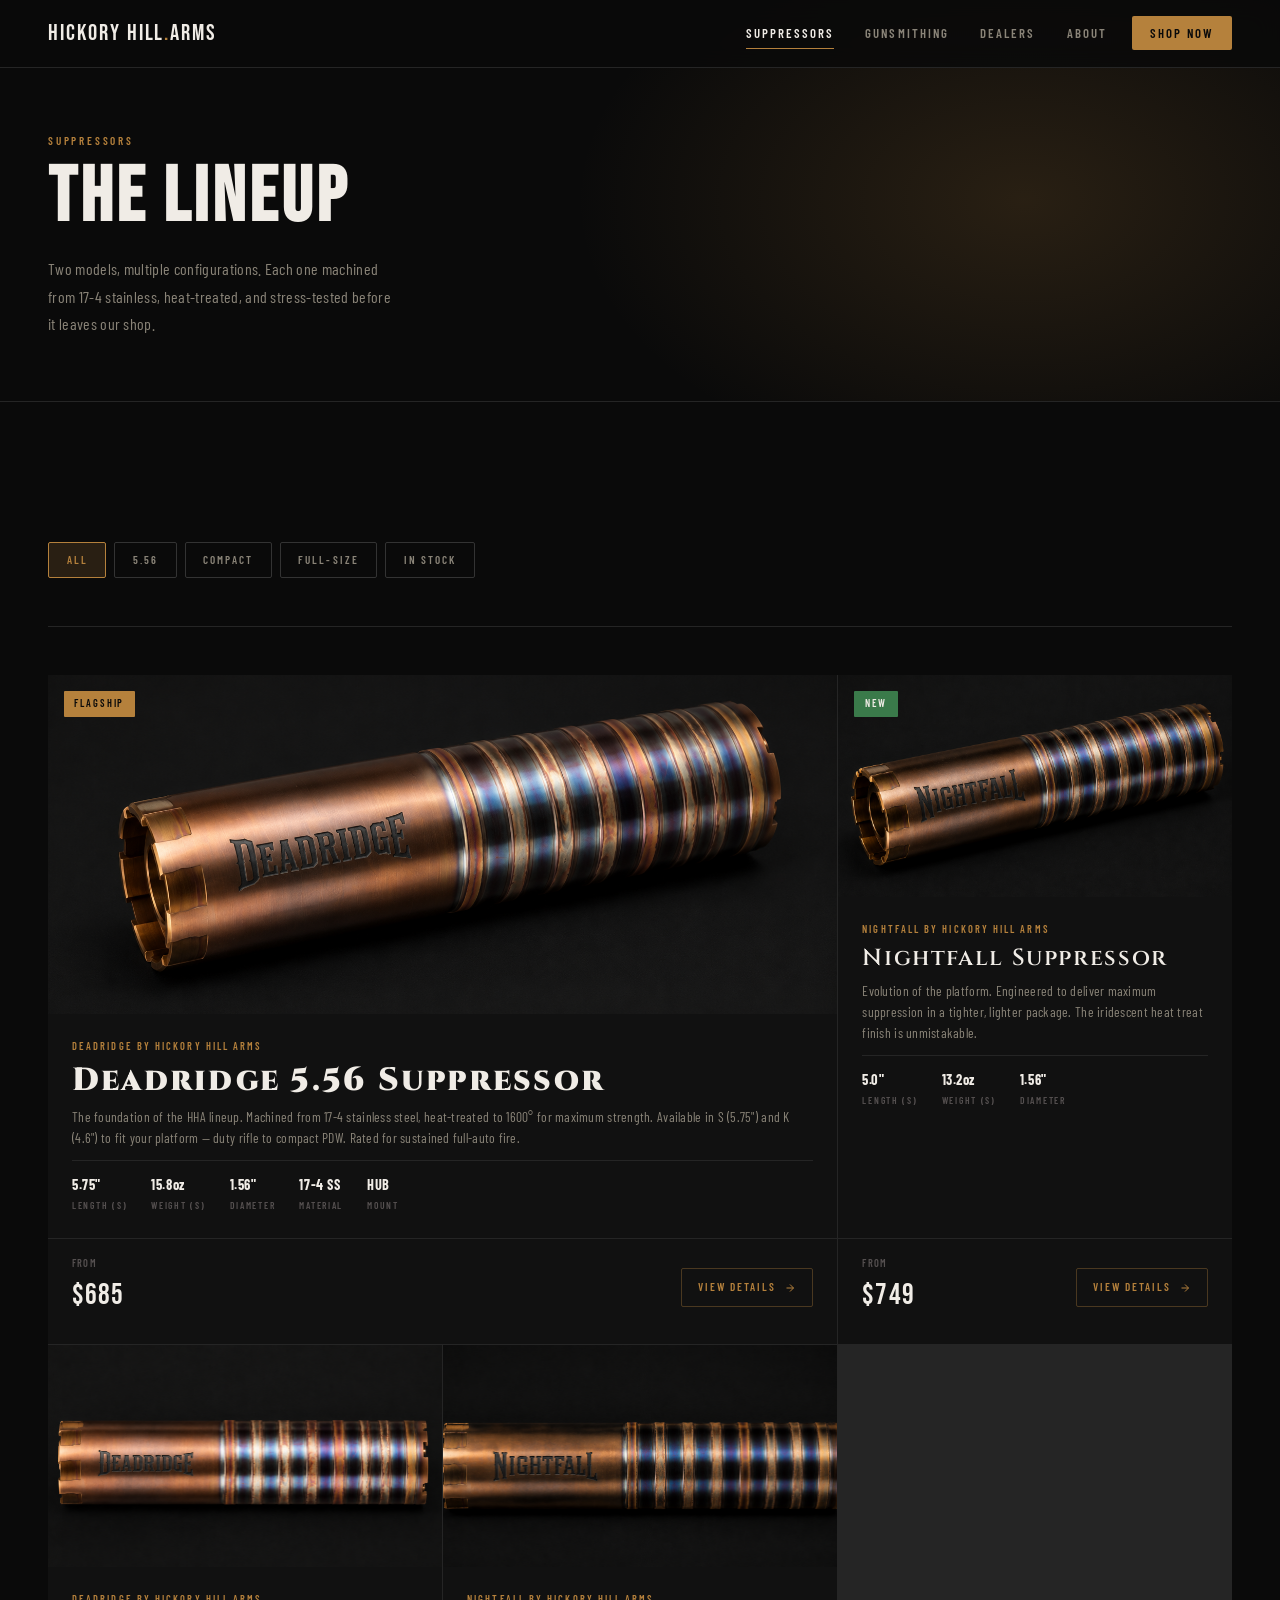
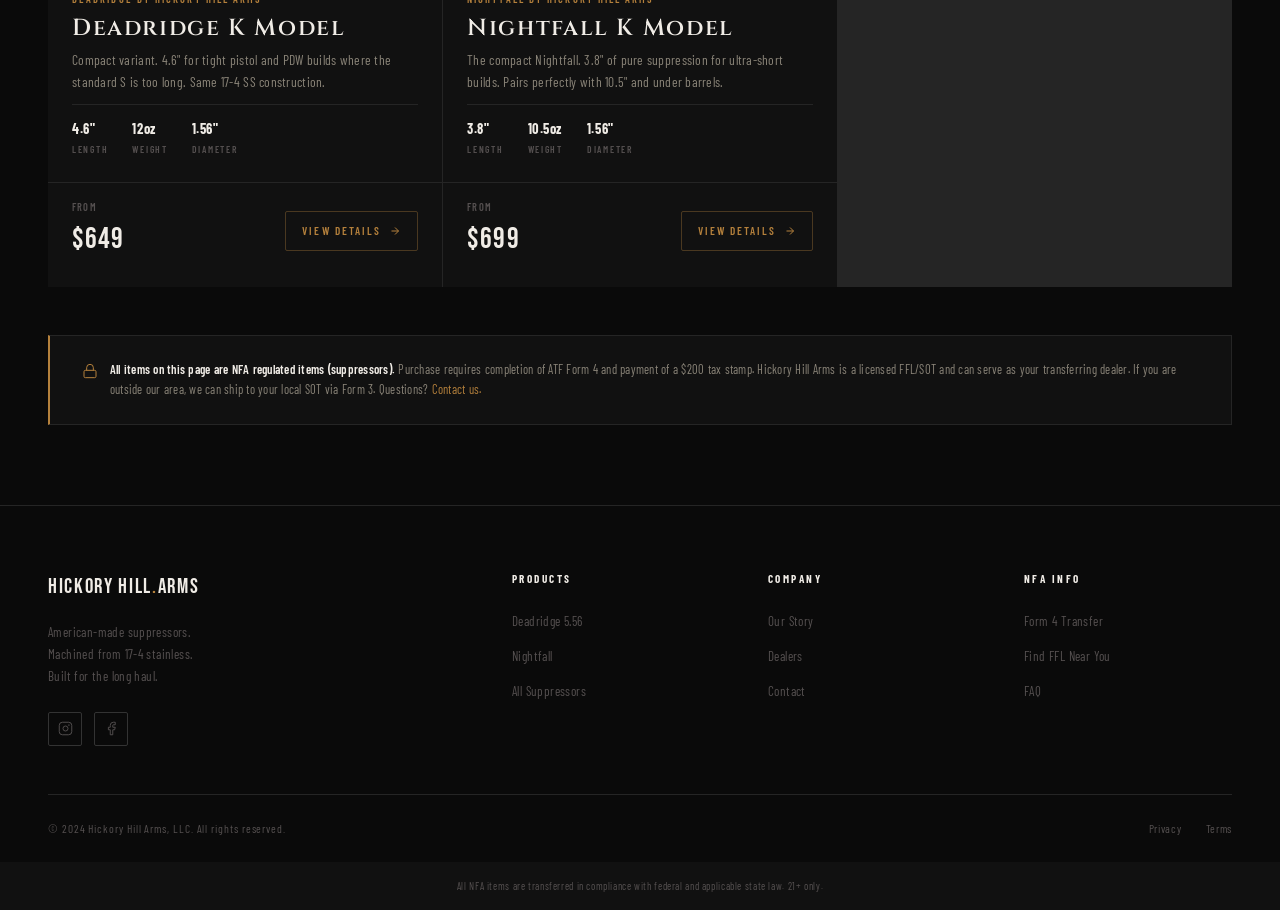
<file: products.html>
<!DOCTYPE html>
<html lang="en">
<head>
  <meta charset="UTF-8">
  <meta name="viewport" content="width=device-width, initial-scale=1.0">
  <title>Suppressors — Hickory Hill Arms</title>
  <meta name="description" content="Browse the full Hickory Hill Arms suppressor lineup. Deadridge 5.56 and Nightfall — precision NFA suppressors made in the USA.">
  <link rel="stylesheet" href="css/style.css">
</head>
<body>

<nav class="nav" role="navigation">
  <div class="nav__inner">
    <a href="index.html" class="nav__logo">HICKORY HILL<span>.</span>ARMS</a>
    <button class="nav__burger" aria-label="Toggle menu" aria-expanded="false">
      <span></span><span></span><span></span>
    </button>
    <ul class="nav__links" role="list">
      <li><a href="products.html" class="active">Suppressors</a></li>
      <li><a href="gunsmithing.html">Gunsmithing</a></li>
      <li><a href="dealers.html">Dealers</a></li>
      <li><a href="about.html">About</a></li>
      <li><a href="products.html" class="nav__cta">Shop Now</a></li>
    </ul>
  </div>
</nav>

<main>
  <div class="page-hero">
    <div class="container">
      <p class="page-hero__label">Suppressors</p>
      <h1 class="page-hero__title">The Lineup</h1>
      <p class="page-hero__sub">Two models, multiple configurations. Each one machined from 17-4 stainless, heat-treated, and stress-tested before it leaves our shop.</p>
    </div>
  </div>

  <section class="products-page">
    <div class="container">

      <div class="products-page__hero">
        <div class="products-page__filters">
          <button class="filter-btn active">All</button>
          <button class="filter-btn">5.56</button>
          <button class="filter-btn">Compact</button>
          <button class="filter-btn">Full-Size</button>
          <button class="filter-btn">In Stock</button>
        </div>
      </div>

      <div class="products-grid">

        <!-- Deadridge Featured -->
        <a href="product-deadridge.html" class="product-card product-card--featured reveal">
          <div class="product-card__img-wrap">
            <img src="images/deadridge-1.png" alt="Deadridge 5.56 Suppressor" class="product-card__img" loading="lazy">
            <span class="product-card__tag">Flagship</span>
          </div>
          <div class="product-card__body">
            <span class="product-card__brand">Deadridge by Hickory Hill Arms</span>
            <h2 class="product-card__name">Deadridge 5.56 Suppressor</h2>
            <p class="product-card__desc">The foundation of the HHA lineup. Machined from 17-4 stainless steel, heat-treated to 1600° for maximum strength. Available in S (5.75") and K (4.6") to fit your platform — duty rifle to compact PDW. Rated for sustained full-auto fire.</p>
            <div class="product-card__specs">
              <div class="product-card__spec-item"><span class="product-card__spec-val">5.75"</span><span class="product-card__spec-key">Length (S)</span></div>
              <div class="product-card__spec-item"><span class="product-card__spec-val">15.8oz</span><span class="product-card__spec-key">Weight (S)</span></div>
              <div class="product-card__spec-item"><span class="product-card__spec-val">1.56"</span><span class="product-card__spec-key">Diameter</span></div>
              <div class="product-card__spec-item"><span class="product-card__spec-val">17-4 SS</span><span class="product-card__spec-key">Material</span></div>
              <div class="product-card__spec-item"><span class="product-card__spec-val">HUB</span><span class="product-card__spec-key">Mount</span></div>
            </div>
          </div>
          <div class="product-card__footer">
            <div>
              <span class="product-card__price-from">From</span>
              <span class="product-card__price">$685</span>
            </div>
            <span class="product-card__btn">View Details <svg viewBox="0 0 24 24" fill="none" stroke="currentColor" stroke-width="2"><line x1="5" y1="12" x2="19" y2="12"/><polyline points="12 5 19 12 12 19"/></svg></span>
          </div>
        </a>

        <!-- Nightfall -->
        <a href="product-nightfall.html" class="product-card reveal">
          <div class="product-card__img-wrap">
            <img src="images/nightfall-1.png" alt="Nightfall Suppressor" class="product-card__img" loading="lazy">
            <span class="product-card__tag product-card__tag--new">New</span>
          </div>
          <div class="product-card__body">
            <span class="product-card__brand">Nightfall by Hickory Hill Arms</span>
            <h2 class="product-card__name">Nightfall Suppressor</h2>
            <p class="product-card__desc">Evolution of the platform. Engineered to deliver maximum suppression in a tighter, lighter package. The iridescent heat treat finish is unmistakable.</p>
            <div class="product-card__specs">
              <div class="product-card__spec-item"><span class="product-card__spec-val">5.0"</span><span class="product-card__spec-key">Length (S)</span></div>
              <div class="product-card__spec-item"><span class="product-card__spec-val">13.2oz</span><span class="product-card__spec-key">Weight (S)</span></div>
              <div class="product-card__spec-item"><span class="product-card__spec-val">1.56"</span><span class="product-card__spec-key">Diameter</span></div>
            </div>
          </div>
          <div class="product-card__footer">
            <div>
              <span class="product-card__price-from">From</span>
              <span class="product-card__price">$749</span>
            </div>
            <span class="product-card__btn">View Details <svg viewBox="0 0 24 24" fill="none" stroke="currentColor" stroke-width="2"><line x1="5" y1="12" x2="19" y2="12"/><polyline points="12 5 19 12 12 19"/></svg></span>
          </div>
        </a>

        <!-- Deadridge K -->
        <a href="product-deadridge.html" class="product-card reveal">
          <div class="product-card__img-wrap">
            <img src="images/deadridge-2.png" alt="Deadridge K Model" class="product-card__img" loading="lazy">
          </div>
          <div class="product-card__body">
            <span class="product-card__brand">Deadridge by Hickory Hill Arms</span>
            <h2 class="product-card__name">Deadridge K Model</h2>
            <p class="product-card__desc">Compact variant. 4.6" for tight pistol and PDW builds where the standard S is too long. Same 17-4 SS construction.</p>
            <div class="product-card__specs">
              <div class="product-card__spec-item"><span class="product-card__spec-val">4.6"</span><span class="product-card__spec-key">Length</span></div>
              <div class="product-card__spec-item"><span class="product-card__spec-val">12oz</span><span class="product-card__spec-key">Weight</span></div>
              <div class="product-card__spec-item"><span class="product-card__spec-val">1.56"</span><span class="product-card__spec-key">Diameter</span></div>
            </div>
          </div>
          <div class="product-card__footer">
            <div>
              <span class="product-card__price-from">From</span>
              <span class="product-card__price">$649</span>
            </div>
            <span class="product-card__btn">View Details <svg viewBox="0 0 24 24" fill="none" stroke="currentColor" stroke-width="2"><line x1="5" y1="12" x2="19" y2="12"/><polyline points="12 5 19 12 12 19"/></svg></span>
          </div>
        </a>

        <!-- Nightfall K -->
        <a href="product-nightfall.html" class="product-card reveal">
          <div class="product-card__img-wrap">
            <img src="images/nightfall-2.png" alt="Nightfall K Model" class="product-card__img" loading="lazy">
          </div>
          <div class="product-card__body">
            <span class="product-card__brand">Nightfall by Hickory Hill Arms</span>
            <h2 class="product-card__name">Nightfall K Model</h2>
            <p class="product-card__desc">The compact Nightfall. 3.8" of pure suppression for ultra-short builds. Pairs perfectly with 10.5" and under barrels.</p>
            <div class="product-card__specs">
              <div class="product-card__spec-item"><span class="product-card__spec-val">3.8"</span><span class="product-card__spec-key">Length</span></div>
              <div class="product-card__spec-item"><span class="product-card__spec-val">10.5oz</span><span class="product-card__spec-key">Weight</span></div>
              <div class="product-card__spec-item"><span class="product-card__spec-val">1.56"</span><span class="product-card__spec-key">Diameter</span></div>
            </div>
          </div>
          <div class="product-card__footer">
            <div>
              <span class="product-card__price-from">From</span>
              <span class="product-card__price">$699</span>
            </div>
            <span class="product-card__btn">View Details <svg viewBox="0 0 24 24" fill="none" stroke="currentColor" stroke-width="2"><line x1="5" y1="12" x2="19" y2="12"/><polyline points="12 5 19 12 12 19"/></svg></span>
          </div>
        </a>

      </div><!-- end grid -->

      <!-- NFA Banner -->
      <div class="pd-ffl reveal" style="margin-top:3rem;padding:1.5rem 2rem;">
        <div class="pd-ffl__icon">
          <svg viewBox="0 0 24 24" fill="none" stroke="currentColor" stroke-width="1.5" width="24"><rect x="3" y="11" width="18" height="11" rx="2"/><path d="M7 11V7a5 5 0 0 1 10 0v4"/></svg>
        </div>
        <div>
          <p class="pd-ffl__text"><strong>All items on this page are NFA regulated items (suppressors).</strong> Purchase requires completion of ATF Form 4 and payment of a $200 tax stamp. Hickory Hill Arms is a licensed FFL/SOT and can serve as your transferring dealer. If you are outside our area, we can ship to your local SOT via Form 3. Questions? <a href="about.html#contact" style="color:var(--bronze);">Contact us.</a></p>
        </div>
      </div>

    </div>
  </section>
</main>

<footer class="footer">
  <div class="container">
    <div class="footer__grid">
      <div class="footer__brand">
        <div class="footer__logo">HICKORY HILL<span>.</span>ARMS</div>
        <p class="footer__tagline">American-made suppressors. Machined from 17-4 stainless. Built for the long haul.</p>
        <div class="footer__social">
          <a href="#" aria-label="Instagram"><svg viewBox="0 0 24 24" fill="none" stroke="currentColor" stroke-width="1.5"><rect x="2" y="2" width="20" height="20" rx="5"/><circle cx="12" cy="12" r="4"/><circle cx="17.5" cy="6.5" r=".5" fill="currentColor"/></svg></a>
          <a href="#" aria-label="Facebook"><svg viewBox="0 0 24 24" fill="none" stroke="currentColor" stroke-width="1.5"><path d="M18 2h-3a5 5 0 0 0-5 5v3H7v4h3v8h4v-8h3l1-4h-4V7a1 1 0 0 1 1-1h3z"/></svg></a>
        </div>
      </div>
      <div>
        <div class="footer__col-title">Products</div>
        <ul class="footer__links">
          <li><a href="product-deadridge.html">Deadridge 5.56</a></li>
          <li><a href="product-nightfall.html">Nightfall</a></li>
          <li><a href="products.html">All Suppressors</a></li>
        </ul>
      </div>
      <div>
        <div class="footer__col-title">Company</div>
        <ul class="footer__links">
          <li><a href="about.html">Our Story</a></li>
          <li><a href="dealers.html">Dealers</a></li>
          <li><a href="about.html#contact">Contact</a></li>
        </ul>
      </div>
      <div>
        <div class="footer__col-title">NFA Info</div>
        <ul class="footer__links">
          <li><a href="about.html#nfa">Form 4 Transfer</a></li>
          <li><a href="dealers.html">Find FFL Near You</a></li>
          <li><a href="about.html#faq">FAQ</a></li>
        </ul>
      </div>
    </div>
    <div class="footer__bottom">
      <p class="footer__copy">&copy; 2024 Hickory Hill Arms, LLC. All rights reserved.</p>
      <div class="footer__legal"><a href="#">Privacy</a><a href="#">Terms</a></div>
    </div>
  </div>
  <div class="footer__disclaimer">All NFA items are transferred in compliance with federal and applicable state law. 21+ only.</div>
</footer>

<script src="js/main.js"></script>
</body>
</html>
</file>
<file: css/style.css>
/* ============================================================
   HICKORY HILL ARMS — Main Stylesheet
   Palette: near-black bg · charcoal surfaces · bronze accents
   ============================================================ */

@import url('https://fonts.googleapis.com/css2?family=Bebas+Neue&family=Cinzel:wght@400;600;900&family=Barlow+Condensed:ital,wght@0,300;0,400;0,500;0,600;0,700;1,400&family=Oswald:wght@300;400;500;600;700&family=Inter:wght@300;400;500;600&display=swap');

/* ── Reset ── */
*, *::before, *::after { box-sizing: border-box; margin: 0; padding: 0; }
html { scroll-behavior: smooth; }
img { display: block; max-width: 100%; }
a { text-decoration: none; color: inherit; }
button, input, select { font: inherit; border: none; background: none; cursor: pointer; }
ul { list-style: none; }

/* ── Tokens ── */
:root {
  --bg:          #0a0a0a;
  --bg2:         #111111;
  --bg3:         #171717;
  --bg4:         #1e1e1e;
  --border:      #252525;
  --border2:     #333333;

  --bronze:      #b5813c;
  --bronze-lt:   #d4a254;
  --bronze-dk:   #8a5e26;
  --bronze-glow: rgba(181,129,60,.18);
  --bronze-line: rgba(181,129,60,.35);

  --white:       #f0ece6;
  --grey1:       #c8c4be;
  --grey2:       #8a8478;
  --grey3:       #555050;
  --grey4:       #333030;

  --font-head:   'Bebas Neue', 'Oswald', sans-serif;
  --font-gothic: 'Cinzel', Georgia, serif;
  --font-sub:    'Oswald', sans-serif;
  --font-body:   'Inter', sans-serif;
  --font-spec:   'Barlow Condensed', sans-serif;

  --nav-h:       68px;
  --max:         1280px;
  --gutter:      clamp(1rem, 4vw, 3rem);

  --ease:        cubic-bezier(.25,.46,.45,.94);
  --ease-out:    cubic-bezier(0,.55,.45,1);
}

/* ── Base ── */
body {
  background: var(--bg);
  color: var(--white);
  font-family: var(--font-body);
  font-size: 15px;
  line-height: 1.65;
  -webkit-font-smoothing: antialiased;
  overflow-x: hidden;
}

/* ── Utility ── */
.container { width: min(var(--max), 100% - var(--gutter)*2); margin-inline: auto; }
.sr-only { position:absolute; width:1px; height:1px; clip:rect(0,0,0,0); overflow:hidden; }

/* ── Bronze rule ── */
.rule {
  display: block;
  width: 48px; height: 2px;
  background: var(--bronze);
  margin-bottom: 1rem;
}

/* ── Section label ── */
.section-label {
  font-family: var(--font-spec);
  font-size: .75rem;
  font-weight: 600;
  letter-spacing: .2em;
  text-transform: uppercase;
  color: var(--bronze);
}

/* ============================================================
   NAV
   ============================================================ */
.nav {
  position: fixed;
  top: 0; left: 0; right: 0;
  z-index: 100;
  height: var(--nav-h);
  display: flex;
  align-items: center;
  padding-inline: var(--gutter);
  background: rgba(10,10,10,.85);
  backdrop-filter: blur(12px);
  -webkit-backdrop-filter: blur(12px);
  border-bottom: 1px solid var(--border);
  transition: background .3s var(--ease);
}
.nav.scrolled { background: rgba(10,10,10,.97); }

.nav__inner {
  width: 100%;
  max-width: var(--max);
  margin-inline: auto;
  display: flex;
  align-items: center;
  gap: 2rem;
}

.nav__logo {
  font-family: var(--font-head);
  font-size: 1.45rem;
  letter-spacing: .08em;
  color: var(--white);
  flex-shrink: 0;
  line-height: 1;
}
.nav__logo span { color: var(--bronze); }

.nav__links {
  display: flex;
  align-items: center;
  gap: .25rem;
  margin-left: auto;
}
.nav__links a {
  font-family: var(--font-spec);
  font-size: .8rem;
  font-weight: 600;
  letter-spacing: .16em;
  text-transform: uppercase;
  color: var(--grey2);
  padding: .5rem .85rem;
  border-radius: 2px;
  transition: color .2s var(--ease);
  position: relative;
}
.nav__links a::after {
  content: '';
  position: absolute;
  bottom: 0; left: .85rem; right: .85rem;
  height: 1px;
  background: var(--bronze);
  transform: scaleX(0);
  transform-origin: left;
  transition: transform .25s var(--ease);
}
.nav__links a:hover,
.nav__links a.active { color: var(--white); }
.nav__links a:hover::after,
.nav__links a.active::after { transform: scaleX(1); }

.nav__cta {
  margin-left: .5rem;
  font-family: var(--font-spec);
  font-size: .75rem;
  font-weight: 600;
  letter-spacing: .18em;
  text-transform: uppercase;
  color: var(--bg) !important;
  background: var(--bronze);
  padding: .55rem 1.1rem !important;
  border-radius: 2px;
  transition: background .2s var(--ease), color .2s !important;
}
.nav__cta:hover { background: var(--bronze-lt) !important; }
.nav__cta::after { display: none !important; }

.nav__burger {
  display: none;
  flex-direction: column;
  gap: 5px;
  margin-left: auto;
  padding: .5rem;
}
.nav__burger span {
  display: block;
  width: 22px; height: 1.5px;
  background: var(--white);
  transition: transform .25s var(--ease), opacity .25s;
}

/* ── mobile nav ── */
@media (max-width: 768px) {
  .nav__links { display: none; flex-direction: column; align-items: flex-start; }
  .nav__links.open {
    display: flex;
    position: fixed;
    top: var(--nav-h); left: 0; right: 0; bottom: 0;
    background: var(--bg);
    padding: 2rem var(--gutter);
    gap: .5rem;
    border-top: 1px solid var(--border);
  }
  .nav__links a { font-size: 1.1rem; padding: .75rem 0; width: 100%; }
  .nav__links a::after { left: 0; right: 0; }
  .nav__burger { display: flex; }
  .nav__cta { margin-left: 0 !important; }
}

/* ============================================================
   HERO
   ============================================================ */
.hero {
  position: relative;
  min-height: 100svh;
  display: flex;
  align-items: center;
  overflow: hidden;
  padding-top: var(--nav-h);
}

.hero__bg {
  position: absolute;
  inset: 0;
  background: radial-gradient(ellipse 80% 60% at 65% 55%, #1a130a 0%, #0a0a0a 65%);
}

.hero__grain {
  position: absolute;
  inset: 0;
  opacity: .025;
  background-image: url("data:image/svg+xml,%3Csvg viewBox='0 0 256 256' xmlns='http://www.w3.org/2000/svg'%3E%3Cfilter id='noise'%3E%3CfeTurbulence type='fractalNoise' baseFrequency='0.9' numOctaves='4' stitchTiles='stitch'/%3E%3C/filter%3E%3Crect width='100%25' height='100%25' filter='url(%23noise)'/%3E%3C/svg%3E");
  background-size: 200px;
  pointer-events: none;
}

.hero__inner {
  position: relative;
  z-index: 2;
  width: min(var(--max), 100% - var(--gutter)*2);
  margin-inline: auto;
  display: grid;
  grid-template-columns: 1fr 1fr;
  gap: 4rem;
  align-items: center;
  padding-block: 6rem 4rem;
}

.hero__content { display: flex; flex-direction: column; gap: 1.5rem; }

.hero__eyebrow {
  display: flex;
  align-items: center;
  gap: .75rem;
}
.hero__eyebrow-line {
  width: 32px; height: 1px;
  background: var(--bronze);
}
.hero__eyebrow span {
  font-family: var(--font-spec);
  font-size: .7rem;
  font-weight: 500;
  letter-spacing: .2em;
  text-transform: uppercase;
  color: var(--bronze);
}

.hero__title {
  font-family: var(--font-head);
  font-size: clamp(3.5rem, 7vw, 6.5rem);
  line-height: .95;
  letter-spacing: .03em;
  color: var(--white);
}
.hero__title em {
  font-style: normal;
  color: var(--bronze);
  display: block;
}

.hero__sub {
  font-family: var(--font-spec);
  font-size: 1rem;
  font-weight: 500;
  color: var(--grey2);
  line-height: 1.7;
  max-width: 38ch;
  letter-spacing: .02em;
}

.hero__actions { display: flex; gap: 1rem; flex-wrap: wrap; margin-top: .5rem; }

.btn {
  display: inline-flex;
  align-items: center;
  gap: .6rem;
  font-family: var(--font-spec);
  font-size: .78rem;
  font-weight: 600;
  letter-spacing: .14em;
  text-transform: uppercase;
  padding: .85rem 1.8rem;
  border-radius: 2px;
  transition: all .25s var(--ease);
  white-space: nowrap;
}
.btn svg { width: 14px; height: 14px; transition: transform .25s var(--ease); }
.btn:hover svg { transform: translateX(3px); }

.btn--primary {
  background: var(--bronze);
  color: #0a0a0a;
  border: 1px solid var(--bronze);
}
.btn--primary:hover { background: var(--bronze-lt); border-color: var(--bronze-lt); }

.btn--outline {
  background: transparent;
  color: var(--white);
  border: 1px solid var(--border2);
}
.btn--outline:hover { border-color: var(--bronze-line); color: var(--bronze-lt); }

.hero__stats {
  display: flex;
  gap: 2.5rem;
  padding-top: 1rem;
  border-top: 1px solid var(--border);
}
.hero__stat-val {
  font-family: var(--font-head);
  font-size: 2rem;
  color: var(--white);
  letter-spacing: .04em;
  line-height: 1;
}
.hero__stat-label {
  font-family: var(--font-spec);
  font-size: .7rem;
  font-weight: 600;
  letter-spacing: .18em;
  text-transform: uppercase;
  color: var(--grey3);
  margin-top: .3rem;
}

/* Hero image */
.hero__visual {
  position: relative;
  display: flex;
  align-items: center;
  justify-content: center;
}
.hero__img-wrap {
  position: relative;
  width: 100%;
  max-width: 560px;
  margin-inline: auto;
}
.hero__img-wrap::before {
  content: '';
  position: absolute;
  inset: -40px;
  background: radial-gradient(ellipse 70% 50% at 50% 50%, var(--bronze-glow) 0%, transparent 70%);
  pointer-events: none;
}
.hero__img {
  width: 100%;
  height: auto;
  filter: drop-shadow(0 40px 80px rgba(0,0,0,.8));
  animation: float 6s ease-in-out infinite;
}
.hero__img-badge {
  position: absolute;
  bottom: -1rem;
  right: 0;
  background: var(--bg3);
  border: 1px solid var(--border);
  border-left: 2px solid var(--bronze);
  padding: .7rem 1rem;
  display: flex;
  flex-direction: column;
  gap: .15rem;
}
.hero__img-badge strong {
  font-family: var(--font-gothic);
  font-size: 1rem;
  font-weight: 600;
  color: var(--bronze);
  letter-spacing: .09em;
}
.hero__img-badge span {
  font-family: var(--font-spec);
  font-size: .65rem;
  font-weight: 600;
  letter-spacing: .2em;
  text-transform: uppercase;
  color: var(--grey2);
}

@keyframes float {
  0%, 100% { transform: translateY(0) rotate(0deg); }
  33%       { transform: translateY(-8px) rotate(.3deg); }
  66%       { transform: translateY(-4px) rotate(-.2deg); }
}

@media (max-width: 900px) {
  .hero__inner {
    grid-template-columns: 1fr;
    text-align: center;
    padding-block: 5rem 3rem;
  }
  .hero__eyebrow { justify-content: center; }
  .hero__sub { max-width: 100%; }
  .hero__actions { justify-content: center; }
  .hero__stats { justify-content: center; }
  .hero__visual { order: -1; }
  .hero__img-wrap { max-width: 360px; }
  .hero__img-badge { right: 50%; transform: translateX(50%); }
}

/* ============================================================
   MARQUEE
   ============================================================ */
.marquee {
  border-top: 1px solid var(--border);
  border-bottom: 1px solid var(--border);
  background: var(--bg2);
  overflow: hidden;
  padding-block: .75rem;
}
.marquee__track {
  display: flex;
  width: max-content;
  animation: scroll 30s linear infinite;
}
.marquee__item {
  display: flex;
  align-items: center;
  gap: 1.25rem;
  padding-inline: 2rem;
  font-family: var(--font-spec);
  font-size: .7rem;
  font-weight: 600;
  letter-spacing: .22em;
  text-transform: uppercase;
  color: var(--grey3);
  white-space: nowrap;
}
.marquee__dot {
  width: 4px; height: 4px;
  border-radius: 50%;
  background: var(--bronze);
  flex-shrink: 0;
}
@keyframes scroll {
  0%   { transform: translateX(0); }
  100% { transform: translateX(-50%); }
}

/* ============================================================
   SECTION HEADER
   ============================================================ */
.section-head {
  display: flex;
  align-items: flex-end;
  justify-content: space-between;
  gap: 2rem;
  margin-bottom: 3rem;
}
.section-head__left { display: flex; flex-direction: column; gap: .5rem; }
.section-head__title {
  font-family: var(--font-head);
  font-size: clamp(2rem, 4vw, 3.2rem);
  letter-spacing: .04em;
  line-height: 1;
  color: var(--white);
}
.section-head__sub {
  font-family: var(--font-spec);
  font-size: .9rem;
  font-weight: 400;
  color: var(--grey2);
  max-width: 46ch;
  letter-spacing: .02em;
}
.section-head__link {
  font-family: var(--font-spec);
  font-size: .75rem;
  font-weight: 600;
  letter-spacing: .18em;
  text-transform: uppercase;
  color: var(--bronze);
  display: flex;
  align-items: center;
  gap: .5rem;
  transition: gap .2s var(--ease), color .2s;
  flex-shrink: 0;
  align-self: center;
}
.section-head__link:hover { color: var(--bronze-lt); gap: .8rem; }
.section-head__link svg { width: 14px; }

@media (max-width: 640px) {
  .section-head { flex-direction: column; align-items: flex-start; }
}

/* ============================================================
   PRODUCTS GRID
   ============================================================ */
.products { padding-block: 6rem; }
.products .container { position: relative; }

.products-grid {
  display: grid;
  grid-template-columns: repeat(auto-fill, minmax(340px, 1fr));
  gap: 1.5px;
  background: var(--border);
}

/* ── Product Card ── */
.product-card {
  background: var(--bg2);
  display: flex;
  flex-direction: column;
  overflow: hidden;
  transition: background .3s var(--ease);
  cursor: pointer;
}
.product-card:hover { background: var(--bg3); }

.product-card__img-wrap {
  position: relative;
  overflow: hidden;
  aspect-ratio: 16/9;
  background: #0d0d0d;
}
.product-card__img {
  width: 100%;
  height: 100%;
  object-fit: cover;
  object-position: center;
  transition: transform .6s var(--ease);
}
.product-card:hover .product-card__img { transform: scale(1.04); }

.product-card__tag {
  position: absolute;
  top: 1rem; left: 1rem;
  font-family: var(--font-spec);
  font-size: .65rem;
  font-weight: 600;
  letter-spacing: .18em;
  text-transform: uppercase;
  background: var(--bronze);
  color: #0a0a0a;
  padding: .25rem .65rem;
  border-radius: 1px;
}
.product-card__tag--new { background: #3a7a4a; color: var(--white); }
.product-card__tag--sale { background: #8a3a3a; color: var(--white); }

.product-card__body {
  padding: 1.5rem;
  display: flex;
  flex-direction: column;
  gap: .5rem;
  flex: 1;
}
.product-card__brand {
  font-family: var(--font-spec);
  font-size: .65rem;
  font-weight: 600;
  letter-spacing: .2em;
  text-transform: uppercase;
  color: var(--bronze);
}
.product-card__name {
  font-family: var(--font-gothic);
  font-size: 1.45rem;
  font-weight: 600;
  letter-spacing: .07em;
  color: var(--white);
  line-height: 1.1;
}
.product-card__desc {
  font-family: var(--font-spec);
  font-size: .85rem;
  font-weight: 400;
  color: var(--grey2);
  letter-spacing: .02em;
  line-height: 1.55;
}
.product-card__specs {
  display: flex;
  gap: 1.5rem;
  margin-top: .25rem;
  padding-top: .75rem;
  border-top: 1px solid var(--border);
}
.product-card__spec-item {
  display: flex;
  flex-direction: column;
  gap: .1rem;
}
.product-card__spec-val {
  font-family: var(--font-spec);
  font-size: .9rem;
  font-weight: 700;
  color: var(--white);
  letter-spacing: .04em;
}
.product-card__spec-key {
  font-family: var(--font-spec);
  font-size: .6rem;
  font-weight: 600;
  letter-spacing: .18em;
  text-transform: uppercase;
  color: var(--grey3);
}
.product-card__footer {
  padding: 1rem 1.5rem 1.5rem;
  display: flex;
  align-items: center;
  justify-content: space-between;
  border-top: 1px solid var(--border);
}
.product-card__price {
  font-family: var(--font-head);
  font-size: 1.8rem;
  color: var(--white);
  letter-spacing: .04em;
}
.product-card__price-from {
  font-family: var(--font-spec);
  font-size: .65rem;
  font-weight: 600;
  color: var(--grey3);
  letter-spacing: .12em;
  display: block;
  text-transform: uppercase;
}
.product-card__btn {
  display: flex;
  align-items: center;
  gap: .5rem;
  font-family: var(--font-spec);
  font-size: .7rem;
  font-weight: 600;
  letter-spacing: .18em;
  text-transform: uppercase;
  color: var(--bronze);
  padding: .6rem 1rem;
  border: 1px solid var(--bronze-line);
  border-radius: 2px;
  transition: all .2s var(--ease);
}
.product-card__btn svg { width: 12px; height: 12px; transition: transform .2s; }
.product-card__btn:hover { background: var(--bronze-glow); color: var(--bronze-lt); }
.product-card__btn:hover svg { transform: translateX(3px); }

/* ── Featured card (spans 2 cols) ── */
.product-card--featured { grid-column: span 2; }
.product-card--featured .product-card__img-wrap { aspect-ratio: 21/9; }
.product-card--featured .product-card__name { font-size: 2rem; font-weight: 900; }

@media (max-width: 900px) {
  .product-card--featured { grid-column: span 1; }
  .product-card--featured .product-card__img-wrap { aspect-ratio: 16/9; }
}
@media (max-width: 480px) {
  .products-grid { grid-template-columns: 1fr; }
}

/* ============================================================
   CRAFT SECTION (split layout)
   ============================================================ */
.craft {
  padding-block: 6rem;
  background: var(--bg2);
  border-top: 1px solid var(--border);
  border-bottom: 1px solid var(--border);
}
.craft__inner {
  display: grid;
  grid-template-columns: 1fr 1fr;
  gap: 5rem;
  align-items: center;
}
.craft__imgs {
  position: relative;
  display: grid;
  grid-template-columns: 1fr 1fr;
  grid-template-rows: auto auto;
  gap: 1.5px;
  background: var(--border);
}
.craft__img {
  aspect-ratio: 3/4;
  object-fit: cover;
  width: 100%;
}
.craft__img:first-child { grid-row: span 2; }

.craft__content { display: flex; flex-direction: column; gap: 1.75rem; }
.craft__title {
  font-family: var(--font-head);
  font-size: clamp(2.2rem, 4vw, 3.5rem);
  line-height: 1;
  letter-spacing: .04em;
}
.craft__title span { color: var(--bronze); }
.craft__body {
  font-family: var(--font-spec);
  font-size: .95rem;
  font-weight: 400;
  color: var(--grey2);
  line-height: 1.75;
  letter-spacing: .02em;
  max-width: 42ch;
}
.craft__pillars {
  display: flex;
  flex-direction: column;
  gap: 1rem;
  padding: 1.5rem;
  background: var(--bg3);
  border: 1px solid var(--border);
  border-left: 2px solid var(--bronze);
}
.craft__pillar { display: flex; align-items: flex-start; gap: 1rem; }
.craft__pillar-icon {
  width: 32px; height: 32px;
  background: var(--bronze-glow);
  border: 1px solid var(--bronze-line);
  border-radius: 2px;
  display: flex;
  align-items: center;
  justify-content: center;
  flex-shrink: 0;
  margin-top: .1rem;
}
.craft__pillar-icon svg { width: 16px; height: 16px; color: var(--bronze); }
.craft__pillar-text {}
.craft__pillar-name {
  font-family: var(--font-spec);
  font-size: .85rem;
  font-weight: 700;
  letter-spacing: .1em;
  text-transform: uppercase;
  color: var(--white);
}
.craft__pillar-desc {
  font-family: var(--font-spec);
  font-size: .8rem;
  font-weight: 400;
  color: var(--grey2);
  margin-top: .15rem;
  line-height: 1.5;
}

@media (max-width: 900px) {
  .craft__inner { grid-template-columns: 1fr; gap: 3rem; }
  .craft__imgs { max-width: 500px; }
  .craft__body { max-width: 100%; }
}

/* ============================================================
   SPECS BAND
   ============================================================ */
.specs-band {
  padding-block: 4.5rem;
  background: var(--bg);
}
.specs-band__grid {
  display: grid;
  grid-template-columns: repeat(4, 1fr);
  gap: 0;
  border: 1px solid var(--border);
}
.specs-band__item {
  padding: 2rem 1.75rem;
  border-right: 1px solid var(--border);
  display: flex;
  flex-direction: column;
  gap: .4rem;
  transition: background .2s var(--ease);
}
.specs-band__item:last-child { border-right: none; }
.specs-band__item:hover { background: var(--bg2); }
.specs-band__icon {
  width: 28px; height: 28px;
  color: var(--bronze);
  margin-bottom: .25rem;
}
.specs-band__val {
  font-family: var(--font-head);
  font-size: 2.2rem;
  color: var(--white);
  letter-spacing: .04em;
  line-height: 1;
}
.specs-band__label {
  font-family: var(--font-spec);
  font-size: .72rem;
  font-weight: 600;
  letter-spacing: .18em;
  text-transform: uppercase;
  color: var(--bronze);
  line-height: 1.3;
}
.specs-band__note {
  font-family: var(--font-spec);
  font-size: .78rem;
  font-weight: 400;
  color: var(--grey3);
  margin-top: .1rem;
}
@media (max-width: 768px) {
  .specs-band__grid { grid-template-columns: 1fr 1fr; }
  .specs-band__item:nth-child(2) { border-right: none; }
  .specs-band__item { border-bottom: 1px solid var(--border); }
  .specs-band__item:nth-last-child(-n+2) { border-bottom: none; }
}
@media (max-width: 420px) {
  .specs-band__grid { grid-template-columns: 1fr; }
  .specs-band__item { border-right: none; border-bottom: 1px solid var(--border); }
  .specs-band__item:last-child { border-bottom: none; }
}

/* ============================================================
   TESTIMONIALS
   ============================================================ */
.testimonials {
  padding-block: 6rem;
  background: var(--bg2);
  border-top: 1px solid var(--border);
}
.testimonials-grid {
  display: grid;
  grid-template-columns: repeat(3, 1fr);
  gap: 1.5px;
  background: var(--border);
  margin-top: 3rem;
}
.testimonial-card {
  background: var(--bg2);
  padding: 2rem;
  display: flex;
  flex-direction: column;
  gap: 1rem;
  transition: background .2s var(--ease);
}
.testimonial-card:hover { background: var(--bg3); }
.testimonial-stars { display: flex; gap: 3px; }
.testimonial-stars svg { width: 13px; color: var(--bronze); fill: var(--bronze); }
.testimonial-quote {
  font-family: var(--font-spec);
  font-size: .95rem;
  font-weight: 400;
  color: var(--grey1);
  line-height: 1.7;
  letter-spacing: .01em;
  flex: 1;
}
.testimonial-author {
  border-top: 1px solid var(--border);
  padding-top: 1rem;
  display: flex;
  flex-direction: column;
  gap: .15rem;
}
.testimonial-name {
  font-family: var(--font-spec);
  font-size: .8rem;
  font-weight: 700;
  letter-spacing: .08em;
  text-transform: uppercase;
  color: var(--white);
}
.testimonial-role {
  font-family: var(--font-spec);
  font-size: .7rem;
  font-weight: 400;
  color: var(--grey3);
  letter-spacing: .08em;
}
@media (max-width: 900px) { .testimonials-grid { grid-template-columns: 1fr; } }

/* ============================================================
   CTA BANNER
   ============================================================ */
.cta-banner {
  position: relative;
  padding-block: 5rem;
  background: var(--bg3);
  border-top: 1px solid var(--border);
  border-bottom: 1px solid var(--border);
  overflow: hidden;
  text-align: center;
}
.cta-banner::before {
  content: '';
  position: absolute;
  inset: 0;
  background: radial-gradient(ellipse 60% 80% at 50% 50%, var(--bronze-glow) 0%, transparent 70%);
  pointer-events: none;
}
.cta-banner__eyebrow {
  font-family: var(--font-spec);
  font-size: .72rem;
  font-weight: 600;
  letter-spacing: .25em;
  text-transform: uppercase;
  color: var(--bronze);
  margin-bottom: 1rem;
}
.cta-banner__title {
  font-family: var(--font-head);
  font-size: clamp(2.5rem, 5vw, 4.5rem);
  letter-spacing: .04em;
  line-height: 1;
  margin-bottom: 1.25rem;
}
.cta-banner__sub {
  font-family: var(--font-spec);
  font-size: .95rem;
  color: var(--grey2);
  max-width: 44ch;
  margin-inline: auto;
  margin-bottom: 2.5rem;
  line-height: 1.7;
}
.cta-banner__actions { display: flex; gap: 1rem; justify-content: center; flex-wrap: wrap; }

/* ============================================================
   FOOTER
   ============================================================ */
.footer {
  background: var(--bg);
  border-top: 1px solid var(--border);
  padding-top: 4rem;
}
.footer__grid {
  display: grid;
  grid-template-columns: 2fr 1fr 1fr 1fr;
  gap: 3rem;
  padding-bottom: 3rem;
  border-bottom: 1px solid var(--border);
}
.footer__brand {}
.footer__logo {
  font-family: var(--font-head);
  font-size: 1.3rem;
  letter-spacing: .08em;
  color: var(--white);
  margin-bottom: 1rem;
}
.footer__logo span { color: var(--bronze); }
.footer__tagline {
  font-family: var(--font-spec);
  font-size: .82rem;
  color: var(--grey3);
  line-height: 1.7;
  letter-spacing: .03em;
  max-width: 28ch;
  margin-bottom: 1.5rem;
}
.footer__social { display: flex; gap: .75rem; }
.footer__social a {
  width: 34px; height: 34px;
  border: 1px solid var(--border2);
  border-radius: 2px;
  display: flex;
  align-items: center;
  justify-content: center;
  color: var(--grey3);
  transition: all .2s var(--ease);
}
.footer__social a:hover { border-color: var(--bronze-line); color: var(--bronze); }
.footer__social svg { width: 15px; height: 15px; }

.footer__col-title {
  font-family: var(--font-spec);
  font-size: .7rem;
  font-weight: 700;
  letter-spacing: .22em;
  text-transform: uppercase;
  color: var(--white);
  margin-bottom: 1.25rem;
}
.footer__links { display: flex; flex-direction: column; gap: .65rem; }
.footer__links a {
  font-family: var(--font-spec);
  font-size: .82rem;
  font-weight: 400;
  color: var(--grey3);
  letter-spacing: .03em;
  transition: color .2s;
}
.footer__links a:hover { color: var(--bronze); }

.footer__bottom {
  padding-block: 1.5rem;
  display: flex;
  align-items: center;
  justify-content: space-between;
  gap: 1rem;
  flex-wrap: wrap;
}
.footer__copy {
  font-family: var(--font-spec);
  font-size: .72rem;
  color: var(--grey3);
  letter-spacing: .08em;
}
.footer__legal {
  display: flex;
  gap: 1.5rem;
}
.footer__legal a {
  font-family: var(--font-spec);
  font-size: .72rem;
  color: var(--grey3);
  letter-spacing: .06em;
  transition: color .2s;
}
.footer__legal a:hover { color: var(--bronze); }

.footer__disclaimer {
  padding: 1rem var(--gutter);
  background: var(--bg2);
  text-align: center;
  font-family: var(--font-spec);
  font-size: .65rem;
  color: var(--grey3);
  letter-spacing: .06em;
  line-height: 1.6;
}

@media (max-width: 900px) {
  .footer__grid { grid-template-columns: 1fr 1fr; }
  .footer__brand { grid-column: span 2; }
}
@media (max-width: 480px) {
  .footer__grid { grid-template-columns: 1fr; }
  .footer__brand { grid-column: span 1; }
}

/* ============================================================
   PRODUCT DETAIL PAGE
   ============================================================ */
.pd-wrap {
  padding-top: calc(var(--nav-h) + 3rem);
  padding-bottom: 5rem;
}

.pd-breadcrumb {
  font-family: var(--font-spec);
  font-size: .7rem;
  font-weight: 600;
  letter-spacing: .15em;
  text-transform: uppercase;
  color: var(--grey3);
  display: flex;
  align-items: center;
  gap: .5rem;
  margin-bottom: 2.5rem;
}
.pd-breadcrumb a { color: var(--grey3); transition: color .2s; }
.pd-breadcrumb a:hover { color: var(--bronze); }
.pd-breadcrumb svg { width: 10px; color: var(--grey4); }

.pd-layout {
  display: grid;
  grid-template-columns: 1fr 1fr;
  gap: 4rem;
  align-items: start;
}

/* Gallery */
.pd-gallery {}
.pd-gallery__main {
  position: relative;
  background: #0d0d0d;
  aspect-ratio: 4/3;
  overflow: hidden;
  border: 1px solid var(--border);
  margin-bottom: 1.5px;
}
.pd-gallery__main::before {
  content: '';
  position: absolute;
  inset: 0;
  background: radial-gradient(ellipse 80% 60% at 50% 60%, var(--bronze-glow) 0%, transparent 65%);
  pointer-events: none;
  z-index: 1;
}
.pd-gallery__img {
  width: 100%;
  height: 100%;
  object-fit: contain;
  object-position: center;
  padding: 2rem;
  position: relative;
  z-index: 0;
  transition: opacity .3s var(--ease);
}
.pd-gallery__thumbs {
  display: grid;
  grid-template-columns: repeat(4, 1fr);
  gap: 1.5px;
  background: var(--border);
}
.pd-gallery__thumb {
  aspect-ratio: 4/3;
  background: #0d0d0d;
  overflow: hidden;
  cursor: pointer;
  border: 1px solid transparent;
  transition: border-color .2s;
  position: relative;
}
.pd-gallery__thumb.active { border-color: var(--bronze); }
.pd-gallery__thumb img { width: 100%; height: 100%; object-fit: cover; padding: .5rem; opacity: .6; transition: opacity .2s; }
.pd-gallery__thumb.active img,
.pd-gallery__thumb:hover img { opacity: 1; }

/* PD Info */
.pd-info { display: flex; flex-direction: column; gap: 1.5rem; }

.pd-brand {
  font-family: var(--font-spec);
  font-size: .7rem;
  font-weight: 600;
  letter-spacing: .22em;
  text-transform: uppercase;
  color: var(--bronze);
}

.pd-name {
  font-family: var(--font-gothic);
  font-size: clamp(1.9rem, 3.8vw, 3rem);
  font-weight: 600;
  letter-spacing: .05em;
  line-height: 1.05;
  color: var(--white);
}
.pd-subtitle {
  font-family: var(--font-spec);
  font-size: .85rem;
  font-weight: 400;
  color: var(--grey2);
  letter-spacing: .04em;
  margin-top: .25rem;
}

.pd-price-row {
  display: flex;
  align-items: center;
  gap: 1.25rem;
}
.pd-price {
  font-family: var(--font-head);
  font-size: 2.8rem;
  color: var(--white);
  letter-spacing: .04em;
  line-height: 1;
}
.pd-sale-badge {
  font-family: var(--font-spec);
  font-size: .7rem;
  font-weight: 600;
  letter-spacing: .15em;
  text-transform: uppercase;
  background: #8a3a3a;
  color: var(--white);
  padding: .3rem .7rem;
  border-radius: 2px;
}

.pd-divider { height: 1px; background: var(--border); }

/* Model Selector */
.pd-label {
  font-family: var(--font-spec);
  font-size: .7rem;
  font-weight: 700;
  letter-spacing: .2em;
  text-transform: uppercase;
  color: var(--grey2);
  margin-bottom: .75rem;
}
.pd-models {
  display: grid;
  grid-template-columns: 1fr 1fr;
  gap: .75rem;
}
.pd-model-btn {
  padding: 1rem;
  border: 1px solid var(--border2);
  border-radius: 2px;
  background: var(--bg2);
  cursor: pointer;
  transition: all .2s var(--ease);
  text-align: left;
}
.pd-model-btn.active { border-color: var(--bronze); background: var(--bronze-glow); }
.pd-model-btn:hover:not(.active) { border-color: var(--border2); background: var(--bg3); }
.pd-model-btn__name {
  font-family: var(--font-spec);
  font-size: .9rem;
  font-weight: 700;
  color: var(--white);
  letter-spacing: .06em;
}
.pd-model-btn.active .pd-model-btn__name { color: var(--bronze-lt); }
.pd-model-btn__spec {
  font-family: var(--font-spec);
  font-size: .75rem;
  font-weight: 400;
  color: var(--grey2);
  margin-top: .2rem;
  line-height: 1.4;
}
.pd-model-btn__desc {
  font-family: var(--font-spec);
  font-size: .68rem;
  color: var(--grey3);
  margin-top: .3rem;
  letter-spacing: .03em;
}

/* Finish selector */
.pd-finishes { display: flex; gap: .6rem; flex-wrap: wrap; }
.pd-finish-btn {
  width: 36px; height: 36px;
  border-radius: 50%;
  border: 2px solid transparent;
  cursor: pointer;
  transition: all .2s var(--ease);
  position: relative;
}
.pd-finish-btn.active { border-color: var(--bronze); }
.pd-finish-btn[data-finish="raw"] { background: radial-gradient(circle at 40% 35%, #c0a060 0%, #8a6a2a 60%, #6a4a1a 100%); }
.pd-finish-btn[data-finish="cerakote"] { background: radial-gradient(circle at 40% 35%, #555 0%, #2a2a2a 60%, #111 100%); }
.pd-finish-btn[data-finish="titanium"] { background: radial-gradient(circle at 40% 35%, #8ab0d4 0%, #5080a0 60%, #304060 100%); }
.pd-finish-label {
  font-family: var(--font-spec);
  font-size: .72rem;
  color: var(--grey2);
  letter-spacing: .1em;
  text-transform: uppercase;
  margin-top: .5rem;
}

/* Mini specs table */
.pd-mini-specs {
  display: grid;
  grid-template-columns: repeat(3, 1fr);
  gap: .75rem;
}
.pd-mini-spec {
  background: var(--bg2);
  border: 1px solid var(--border);
  padding: .85rem;
  display: flex;
  flex-direction: column;
  gap: .2rem;
}
.pd-mini-spec__val {
  font-family: var(--font-spec);
  font-size: 1.05rem;
  font-weight: 700;
  color: var(--white);
  letter-spacing: .04em;
}
.pd-mini-spec__key {
  font-family: var(--font-spec);
  font-size: .62rem;
  font-weight: 600;
  letter-spacing: .18em;
  text-transform: uppercase;
  color: var(--grey3);
}

/* ATC */
.pd-atc-row { display: flex; gap: .75rem; }
.pd-atc {
  flex: 1;
  display: flex;
  align-items: center;
  justify-content: center;
  gap: .75rem;
  font-family: var(--font-spec);
  font-size: .8rem;
  font-weight: 700;
  letter-spacing: .18em;
  text-transform: uppercase;
  background: var(--bronze);
  color: #0a0a0a;
  padding: 1rem 1.5rem;
  border: 1px solid var(--bronze);
  border-radius: 2px;
  cursor: pointer;
  transition: all .25s var(--ease);
}
.pd-atc svg { width: 16px; }
.pd-atc:hover { background: var(--bronze-lt); border-color: var(--bronze-lt); }

.pd-wishlist {
  width: 50px;
  display: flex;
  align-items: center;
  justify-content: center;
  border: 1px solid var(--border2);
  border-radius: 2px;
  color: var(--grey3);
  transition: all .2s var(--ease);
  cursor: pointer;
}
.pd-wishlist svg { width: 18px; }
.pd-wishlist:hover { border-color: var(--bronze-line); color: var(--bronze); }

/* FFL Notice */
.pd-ffl {
  background: var(--bg2);
  border: 1px solid var(--border);
  border-left: 2px solid var(--bronze);
  padding: 1rem 1.25rem;
  display: flex;
  gap: .75rem;
  align-items: flex-start;
}
.pd-ffl__icon { color: var(--bronze); flex-shrink: 0; margin-top: .1rem; }
.pd-ffl__icon svg { width: 16px; }
.pd-ffl__text {
  font-family: var(--font-spec);
  font-size: .78rem;
  color: var(--grey2);
  line-height: 1.6;
  letter-spacing: .02em;
}
.pd-ffl__text strong { color: var(--white); font-weight: 600; }

/* Meta badges */
.pd-badges {
  display: flex;
  flex-wrap: wrap;
  gap: .75rem;
}
.pd-badge {
  display: flex;
  align-items: center;
  gap: .4rem;
  font-family: var(--font-spec);
  font-size: .65rem;
  font-weight: 600;
  letter-spacing: .14em;
  text-transform: uppercase;
  color: var(--grey3);
}
.pd-badge svg { width: 12px; color: var(--bronze); }

@media (max-width: 900px) {
  .pd-layout { grid-template-columns: 1fr; gap: 2.5rem; }
}

/* PD Below fold */
.pd-below {
  margin-top: 4rem;
  display: grid;
  grid-template-columns: 1fr 1fr 1fr;
  gap: 0;
  border: 1px solid var(--border);
  background: var(--border);
}
.pd-below__col {
  background: var(--bg2);
  padding: 2rem;
}
.pd-below__title {
  font-family: var(--font-head);
  font-size: 1.3rem;
  letter-spacing: .06em;
  color: var(--white);
  margin-bottom: 1.25rem;
  padding-bottom: .75rem;
  border-bottom: 1px solid var(--border);
}

/* Comparison table */
.pd-compare table {
  width: 100%;
  border-collapse: collapse;
}
.pd-compare th {
  font-family: var(--font-spec);
  font-size: .68rem;
  font-weight: 700;
  letter-spacing: .18em;
  text-transform: uppercase;
  color: var(--grey3);
  padding: .5rem .25rem;
  text-align: left;
  border-bottom: 1px solid var(--border);
}
.pd-compare td {
  font-family: var(--font-spec);
  font-size: .82rem;
  font-weight: 400;
  color: var(--grey1);
  padding: .6rem .25rem;
  border-bottom: 1px solid var(--border);
  letter-spacing: .02em;
}
.pd-compare td:not(:first-child) {
  font-family: var(--font-spec);
  font-weight: 600;
  color: var(--white);
}
.pd-compare tr:last-child td { border-bottom: none; }

/* Spec list */
.pd-spec-list { display: flex; flex-direction: column; gap: .75rem; }
.pd-spec-row {
  display: flex;
  align-items: center;
  gap: 1rem;
  font-family: var(--font-spec);
  font-size: .82rem;
}
.pd-spec-row__key {
  color: var(--grey3);
  min-width: 100px;
  flex-shrink: 0;
  font-weight: 400;
  letter-spacing: .04em;
}
.pd-spec-row__val {
  color: var(--white);
  font-weight: 600;
  letter-spacing: .04em;
}

@media (max-width: 900px) {
  .pd-below { grid-template-columns: 1fr; }
}

/* ============================================================
   PRODUCTS LIST PAGE
   ============================================================ */
.products-page {
  padding-top: calc(var(--nav-h) + 3rem);
  padding-bottom: 5rem;
}
.products-page__hero {
  padding-bottom: 3rem;
  border-bottom: 1px solid var(--border);
  margin-bottom: 3rem;
}
.products-page__title {
  font-family: var(--font-head);
  font-size: clamp(2.5rem, 5vw, 4rem);
  letter-spacing: .06em;
  line-height: 1;
}
.products-page__filters {
  display: flex;
  gap: .5rem;
  flex-wrap: wrap;
  margin-top: 1.5rem;
}
.filter-btn {
  font-family: var(--font-spec);
  font-size: .7rem;
  font-weight: 600;
  letter-spacing: .18em;
  text-transform: uppercase;
  padding: .5rem 1.1rem;
  border: 1px solid var(--border2);
  border-radius: 2px;
  color: var(--grey2);
  background: transparent;
  cursor: pointer;
  transition: all .2s var(--ease);
}
.filter-btn.active,
.filter-btn:hover { border-color: var(--bronze); color: var(--bronze); background: var(--bronze-glow); }

/* ============================================================
   GUNSMITHING PAGE
   ============================================================ */
.gunsmithing {
  padding-top: calc(var(--nav-h) + 3rem);
  padding-bottom: 5rem;
}
.services-grid {
  display: grid;
  grid-template-columns: repeat(auto-fill, minmax(300px, 1fr));
  gap: 1.5px;
  background: var(--border);
  margin-top: 3rem;
}
.service-card {
  background: var(--bg2);
  padding: 2rem;
  display: flex;
  flex-direction: column;
  gap: .75rem;
  transition: background .2s;
}
.service-card:hover { background: var(--bg3); }
.service-card__icon {
  width: 44px; height: 44px;
  background: var(--bronze-glow);
  border: 1px solid var(--bronze-line);
  border-radius: 2px;
  display: flex;
  align-items: center;
  justify-content: center;
  margin-bottom: .25rem;
}
.service-card__icon svg { width: 22px; color: var(--bronze); }
.service-card__name {
  font-family: var(--font-head);
  font-size: 1.5rem;
  letter-spacing: .05em;
  color: var(--white);
}
.service-card__desc {
  font-family: var(--font-spec);
  font-size: .85rem;
  color: var(--grey2);
  line-height: 1.65;
  letter-spacing: .02em;
  flex: 1;
}
.service-card__price {
  font-family: var(--font-spec);
  font-size: .72rem;
  font-weight: 600;
  letter-spacing: .15em;
  text-transform: uppercase;
  color: var(--bronze);
  border-top: 1px solid var(--border);
  padding-top: .75rem;
}

/* ============================================================
   PAGE HERO (inner pages)
   ============================================================ */
.page-hero {
  padding-top: calc(var(--nav-h) + 4rem);
  padding-bottom: 4rem;
  position: relative;
  border-bottom: 1px solid var(--border);
  overflow: hidden;
}
.page-hero::before {
  content: '';
  position: absolute;
  top: 0; left: 0; right: 0; bottom: 0;
  background: radial-gradient(ellipse 50% 100% at 80% 50%, var(--bronze-glow) 0%, transparent 70%);
  pointer-events: none;
}
.page-hero .container { position: relative; }
.page-hero__label {
  font-family: var(--font-spec);
  font-size: .7rem;
  font-weight: 600;
  letter-spacing: .25em;
  text-transform: uppercase;
  color: var(--bronze);
  margin-bottom: .75rem;
}
.page-hero__title {
  font-family: var(--font-head);
  font-size: clamp(3rem, 6vw, 5.5rem);
  letter-spacing: .05em;
  line-height: .95;
}
.page-hero__sub {
  font-family: var(--font-spec);
  font-size: 1rem;
  color: var(--grey2);
  margin-top: 1.25rem;
  max-width: 50ch;
  line-height: 1.7;
  letter-spacing: .02em;
}

/* ============================================================
   MISC UTILITY
   ============================================================ */
.mt-1 { margin-top: .5rem; }
.mt-2 { margin-top: 1rem; }
.mt-3 { margin-top: 1.5rem; }
.mt-4 { margin-top: 2rem; }
.mt-6 { margin-top: 3rem; }
.mb-3 { margin-bottom: 1.5rem; }
.mb-4 { margin-bottom: 2rem; }
.text-bronze { color: var(--bronze); }
.text-grey { color: var(--grey2); }

/* ============================================================
   INSTAGRAM FEED
   ============================================================ */
.ig-section {
  padding-block: 6rem;
  background: var(--bg);
  border-top: 1px solid var(--border);
}

.ig-header {
  display: flex;
  align-items: center;
  justify-content: space-between;
  gap: 1.5rem;
  margin-bottom: 2rem;
  flex-wrap: wrap;
}
.ig-profile {
  display: flex;
  align-items: center;
  gap: 1rem;
}
.ig-avatar {
  width: 52px; height: 52px;
  border-radius: 50%;
  background: linear-gradient(135deg, var(--bronze-dk) 0%, var(--bronze) 50%, var(--bronze-lt) 100%);
  display: flex;
  align-items: center;
  justify-content: center;
  border: 2px solid var(--border2);
  position: relative;
  flex-shrink: 0;
}
.ig-avatar::before {
  content: '';
  position: absolute;
  inset: -3px;
  border-radius: 50%;
  background: linear-gradient(135deg, #f09433, #e6683c, #dc2743, #cc2366, #bc1888);
  z-index: -1;
}
.ig-avatar svg { width: 24px; color: #0a0a0a; }
.ig-profile-text {}
.ig-handle {
  font-family: var(--font-spec);
  font-size: .95rem;
  font-weight: 700;
  color: var(--white);
  letter-spacing: .04em;
}
.ig-meta {
  font-family: var(--font-spec);
  font-size: .72rem;
  color: var(--grey3);
  letter-spacing: .06em;
  margin-top: .1rem;
}
.ig-follow-btn {
  display: inline-flex;
  align-items: center;
  gap: .5rem;
  font-family: var(--font-spec);
  font-size: .72rem;
  font-weight: 700;
  letter-spacing: .18em;
  text-transform: uppercase;
  color: var(--white);
  border: 1px solid var(--border2);
  padding: .55rem 1.2rem;
  border-radius: 2px;
  transition: all .2s var(--ease);
  white-space: nowrap;
}
.ig-follow-btn svg { width: 14px; }
.ig-follow-btn:hover {
  border-color: var(--bronze-line);
  color: var(--bronze);
  background: var(--bronze-glow);
}

/* Grid */
.ig-grid {
  display: grid;
  grid-template-columns: repeat(3, 1fr);
  gap: 3px;
  background: var(--border);
}

.ig-post {
  position: relative;
  aspect-ratio: 1;
  overflow: hidden;
  background: #0d0d0d;
  cursor: pointer;
}

/* Featured post spans 2 cols + 2 rows */
.ig-post--featured {
  grid-column: span 2;
  grid-row: span 2;
  aspect-ratio: auto;
}

.ig-post__img {
  width: 100%;
  height: 100%;
  object-fit: cover;
  object-position: center;
  transition: transform .5s var(--ease), filter .5s var(--ease);
  display: block;
}

.ig-post__overlay {
  position: absolute;
  inset: 0;
  background: rgba(0,0,0,0);
  display: flex;
  flex-direction: column;
  align-items: center;
  justify-content: center;
  gap: 1rem;
  transition: background .35s var(--ease);
}
.ig-post:hover .ig-post__overlay { background: rgba(0,0,0,.6); }
.ig-post:hover .ig-post__img { transform: scale(1.06); filter: brightness(.85); }

.ig-post__stats {
  display: flex;
  gap: 1.5rem;
  opacity: 0;
  transform: translateY(8px);
  transition: opacity .3s .05s var(--ease), transform .3s .05s var(--ease);
}
.ig-post:hover .ig-post__stats { opacity: 1; transform: translateY(0); }

.ig-stat {
  display: flex;
  align-items: center;
  gap: .4rem;
  font-family: var(--font-spec);
  font-size: .85rem;
  font-weight: 700;
  color: var(--white);
  letter-spacing: .05em;
}
.ig-stat svg { width: 16px; }

.ig-post__caption {
  position: absolute;
  bottom: 0; left: 0; right: 0;
  padding: 1rem;
  background: linear-gradient(to top, rgba(0,0,0,.8) 0%, transparent 100%);
  font-family: var(--font-spec);
  font-size: .72rem;
  color: rgba(255,255,255,.75);
  line-height: 1.5;
  letter-spacing: .02em;
  opacity: 0;
  transform: translateY(4px);
  transition: opacity .3s .08s var(--ease), transform .3s .08s var(--ease);
}
.ig-post--featured .ig-post__caption { font-size: .82rem; }
.ig-post:hover .ig-post__caption { opacity: 1; transform: translateY(0); }

.ig-post__tag {
  position: absolute;
  top: .75rem; left: .75rem;
  font-family: var(--font-spec);
  font-size: .6rem;
  font-weight: 700;
  letter-spacing: .18em;
  text-transform: uppercase;
  background: rgba(181,129,60,.9);
  color: #0a0a0a;
  padding: .2rem .55rem;
  border-radius: 1px;
}

.ig-footer {
  margin-top: 1.75rem;
  display: flex;
  align-items: center;
  justify-content: center;
}
.ig-footer a {
  display: inline-flex;
  align-items: center;
  gap: .6rem;
  font-family: var(--font-spec);
  font-size: .75rem;
  font-weight: 600;
  letter-spacing: .18em;
  text-transform: uppercase;
  color: var(--grey2);
  padding: .7rem 1.5rem;
  border: 1px solid var(--border2);
  border-radius: 2px;
  transition: all .2s var(--ease);
}
.ig-footer a svg { width: 14px; }
.ig-footer a:hover { border-color: var(--bronze-line); color: var(--bronze); background: var(--bronze-glow); }

@media (max-width: 640px) {
  .ig-grid { grid-template-columns: repeat(2, 1fr); }
  .ig-post--featured { grid-column: span 2; grid-row: span 1; aspect-ratio: 16/9; }
  .ig-post__stats { gap: 1rem; }
}
@media (max-width: 400px) {
  .ig-grid { grid-template-columns: 1fr 1fr; gap: 2px; }
}

/* Scroll fade-in */
.reveal {
  opacity: 0;
  transform: translateY(20px);
  transition: opacity .6s var(--ease), transform .6s var(--ease);
}
.reveal.visible { opacity: 1; transform: none; }
</file>
